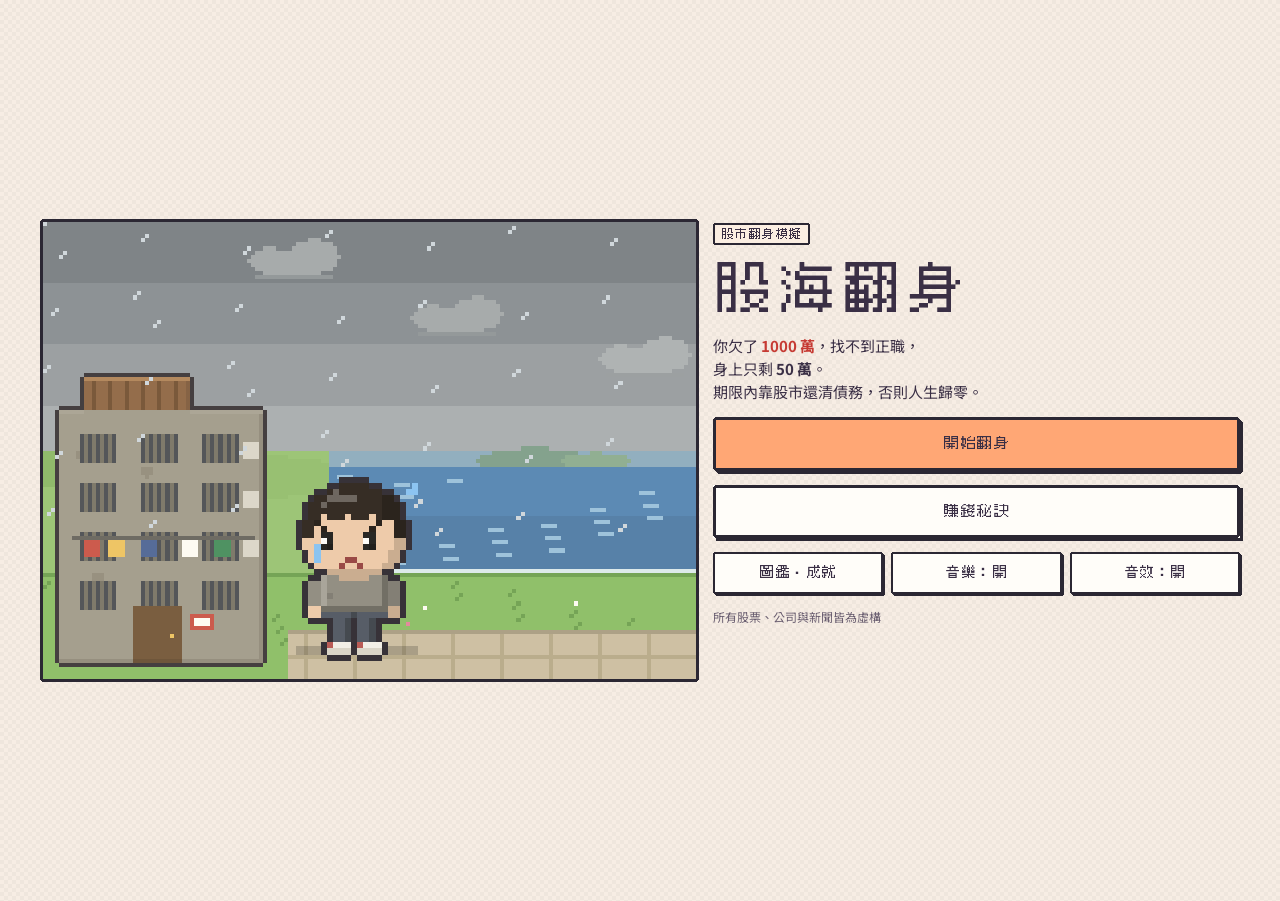
<file: game/index.html>
<!DOCTYPE html>
<html lang="zh-Hant">
<head>
<meta charset="utf-8">
<meta name="viewport" content="width=device-width, initial-scale=1">
<title>股海翻身｜欠債千萬的股市人生</title>
<meta name="description" content="你欠了 1000 萬，身上只剩 50 萬。在這款虛構的股市模擬遊戲裡，期限內還清債務。">
<link rel="preconnect" href="https://fonts.googleapis.com">
<link rel="preconnect" href="https://fonts.gstatic.com" crossorigin>
<link href="https://fonts.googleapis.com/css2?family=DotGothic16&family=Noto+Sans+TC:wght@400;500;700&display=swap" rel="stylesheet">
<style>
/* Hallmark · checked: 2026-11-22 · genre: playful (inferred)
 * floor: 0 FAIL · fixed: 7, 10, 27, 30, 33, 34, 39, 48, 56, 63, 67, F3, F4, F23 · structural: 1 printed (mobile trade path)
 * built: the project · redesign: polish · v2.0.0 */
/* Hallmark · dismissed 3 · the tab strip's right border is a divider between tabs, not a coloured side stripe on a card */
/* Hallmark · dismissed F4 · the start button turns outlined by CSS whenever the continue button is showing, so one filled action remains */
@font-face{font-family:"Cubic11";src:url("fonts/Cubic_11.woff2") format("woff2"),url("fonts/Cubic_11.woff") format("woff");font-display:swap}
:root{--bg:#f7ede4;--card:#fffdf9;--ink:#3a2f45;--ink-raised:#4d4159;--mute:#6a5e70;--line:#3a2f45;--up:#c63a33;--down:#1f7a58;--soft:#fbeee2;--y:#ffa775;--paper:#fffdf9;--focus:#1f5fbf;--disabled-bg:#e6dcc4;--disabled-ink:#5f5466;--font-body:"Noto Sans TC",system-ui,sans-serif;--font-pixel:"Cubic11","DotGothic16","Noto Sans TC",monospace;--avprev-h:216px;--sticky-flush:1px;--sticky-game:4px;--c-fff6ee:#fff6ee;--c-a9cde6:#a9cde6;--c-43b088:#43b088;--c-ffeedd:#ffeedd;--c-fff7d6:#fff7d6;--c-d9cdb3:#d9cdb3;--c-a32d2d:#a32d2d;--c-226b41:#226b41;--c-2b4f9a:#2b4f9a;--c-6a5d45:#6a5d45;--c-9a5a12:#9a5a12;--c-a-30-26-36-6:rgba(30,26,36,.6);--c-a-20-16-26-6:rgba(20,16,26,.6);--c-e0b860:#e0b860;--c-f6efe2:#f6efe2;--c-00000033:#00000033;--c-eee8da:#eee8da;--c-e0a92e:#e0a92e;--c-f2c14e:#f2c14e;--c-00000008:#00000008;--c-2b2733:#2b2733;--c-00000040:#00000040;--c-00000055:#00000055;--c-d2423b:#d2423b;--c-7d7568:#7d7568;--c-fdebe8:#fdebe8;--c-e6f4ec:#e6f4ec;--c-3a5ba0:#3a5ba0;--c-e6dcc4:#e6dcc4;--c-c9bfa8:#c9bfa8;--c-c0562a:#c0562a;--c-e07b39:#e07b39}
*{box-sizing:border-box;margin:0;padding:0}
html,body{overflow-x:clip;background:var(--bg);color:var(--ink);font-family:var(--font-body);font-size:15px;line-height:1.55}
button{touch-action:manipulation;-webkit-tap-highlight-color:transparent;font:inherit;color:inherit}
.px{font-family:var(--font-pixel);letter-spacing:.5px}
#app{max-width:520px;margin:0 auto;padding:16px 14px 70px}
body.tut #app{padding-bottom:260px}
.scr{display:none}.scr.on{display:block;animation:fade .3s ease}

.plfx{position:fixed;left:50%;top:36%;font-weight:900;pointer-events:none;z-index:300;white-space:nowrap;font-family:var(--font-pixel);text-shadow:3px 3px 0 var(--paper),-3px -3px 0 var(--paper),3px -3px 0 var(--paper),-3px 3px 0 var(--paper);animation:plup 1.4s ease-out forwards}
.plfx.dn{animation-name:pldn}
@keyframes plup{0%{opacity:0;transform:translate(-50%,10px) scale(.5)}14%{opacity:1;transform:translate(-50%,0) scale(1.2)}28%{transform:translate(-50%,0) scale(1)}100%{opacity:0;transform:translate(-50%,-60px) scale(1)}}
@keyframes pldn{0%{opacity:0;transform:translate(-50%,-10px)}14%{opacity:1;transform:translate(-50%,0)}100%{opacity:0;transform:translate(-50%,50px)}}
.mres{margin-top:12px;padding:12px;border:2px dashed var(--line);border-radius:8px;background:var(--soft);text-align:center;animation:pop .25s}
.mres .d{font-size:30px;font-weight:900;font-family:var(--font-pixel)}
.mres p{margin:4px 0 0;font-size:13px}
.mres .tiny{margin-top:6px}
#g-proj{position:absolute;right:5px;top:0;font-size:12px;line-height:14px;font-weight:700;white-space:nowrap;text-shadow:1px 1px 0 var(--paper),-1px -1px 0 var(--paper),1px -1px 0 var(--paper),-1px 1px 0 var(--paper)}
#g-mark{position:absolute;top:0;bottom:0;width:0;border-left:2px dashed var(--ink);display:none}
@keyframes fade{from{opacity:0;transform:translateY(6px)}to{opacity:1;transform:none}}
@keyframes pop{0%{transform:scale(.9);opacity:0}100%{transform:none;opacity:1}}
@keyframes blink{50%{opacity:.35}}
h1,h2{text-wrap:balance;overflow-wrap:break-word;min-width:0}
h1{font-family:var(--font-pixel);font-size:44px;letter-spacing:4px;line-height:1.1}
h2{font-family:var(--font-pixel);font-size:22px;margin-bottom:6px;letter-spacing:1px}
h3{font-size:15px;font-weight:700;margin-bottom:8px}
.mute{color:var(--mute)}.small{font-size:13px}.tiny{font-size:12px}
.card{background:var(--card);border:3px solid var(--line);border-radius:8px;box-shadow:4px 4px 0 var(--line);padding:14px;margin-bottom:14px}
.btn{display:inline-flex;align-items:center;justify-content:center;gap:6px;border:3px solid var(--line);background:var(--y);border-radius:8px;padding:10px 16px;font-weight:700;cursor:pointer;box-shadow:3px 3px 0 var(--line);transition:transform .05s}
.btn:active{transform:translate(2px,2px);box-shadow:1px 1px 0 var(--line)}
.btn.ghost{background:var(--card)}.btn.dark{background:var(--ink);color:var(--paper)}
.btn.up{background:var(--up);color:var(--paper)}.btn.down{background:var(--down);color:var(--paper)}
.btn.full{width:100%}.btn:disabled{background:var(--disabled-bg);color:var(--disabled-ink);cursor:not-allowed;filter:none}
.btn.sm{padding:6px 8px;font-size:13px;box-shadow:2px 2px 0 var(--line);border-width:2px}
.row{display:flex;gap:8px;align-items:center}.row.wrap{flex-wrap:wrap}.grow{flex:1}.between{justify-content:space-between}
.grid2{display:grid;grid-template-columns:1fr 1fr;gap:8px}.grid3{display:grid;grid-template-columns:repeat(3,1fr);gap:8px}.grid4{display:grid;grid-template-columns:repeat(4,1fr);gap:8px}
.opt{border:2px solid var(--line);background:var(--card);border-radius:8px;padding:8px;cursor:pointer;text-align:center}
.opt.on{background:var(--y);box-shadow:2px 2px 0 var(--line)}.opt.on span{color:var(--ink)}
.opt b{display:block}.opt span{font-size:12px;color:var(--mute)}
input[type=text]{width:100%;border:3px solid var(--line);border-radius:8px;padding:9px 12px;font:inherit;background:var(--paper)}
input:focus{background:var(--c-fff6ee)}
.stat{font-variant-numeric:tabular-nums}
.up-c{color:var(--up)}.down-c{color:var(--down)}
.scene{border:3px solid var(--line);border-radius:6px;overflow:hidden;background:var(--c-a9cde6);line-height:0}
.scene svg{width:100%;height:auto;display:block;image-rendering:pixelated}
.badge{display:inline-block;font-size:12px;border:2px solid var(--line);border-radius:6px;padding:0 6px;background:var(--y);font-weight:700}
.bar{height:14px;border:2px solid var(--line);border-radius:4px;background:var(--paper);overflow:hidden;margin-top:6px}
.bar i{display:block;height:100%;background:repeating-linear-gradient(90deg,var(--down) 0 6px,var(--c-43b088) 6px 8px)}
.statg{display:grid;grid-template-columns:1fr 1fr;gap:6px 12px;margin-top:10px}
.statg div{display:flex;flex-direction:column}
.statg span{font-size:12px;color:var(--mute)}
.statg b{font-size:16px;font-variant-numeric:tabular-nums}
.speed{display:grid;grid-template-columns:repeat(5,1fr);gap:6px}
.speed button{border:2px solid var(--line);background:var(--paper);border-radius:6px;padding:7px 0;font-size:13px;font-weight:700;cursor:pointer}
.speed button.on{background:var(--ink);color:var(--paper)}
.tabs{display:grid;grid-template-columns:repeat(3,1fr);gap:0;border:3px solid var(--line);border-radius:8px;overflow:hidden;margin-bottom:12px;box-shadow:3px 3px 0 var(--line)}
.tabs button{border:0;border-right:3px solid var(--line);background:var(--card);padding:9px 0;font-weight:700;cursor:pointer}
.tabs button:last-child{border-right:0}
.tabs button.on{background:var(--y)}
.sub{display:flex;gap:6px;margin-bottom:8px;flex-wrap:wrap}
.sub button{border:2px solid var(--line);background:var(--paper);border-radius:6px;padding:4px 10px;font-size:13px;font-weight:700;cursor:pointer}
.sub button.on{background:var(--ink);color:var(--paper)}
.panel{display:none}.panel.on{display:block}
.stock{display:flex;align-items:center;justify-content:space-between;padding:8px;border:2px solid transparent;border-radius:6px;cursor:pointer}
.stock.sel{border-color:var(--line);background:var(--soft)}
.stock.hide{display:none}
.stock .n{font-weight:700}.stock .t{font-size:12px;color:var(--mute)}
.stock .p{text-align:right;font-variant-numeric:tabular-nums;font-weight:700}
.lim{font-size:12px;border-radius:3px;padding:0 4px;margin-left:4px;color:var(--paper)}
.seg{display:inline-flex;border:2px solid var(--line);border-radius:6px;overflow:hidden}
.seg button{border:0;background:var(--paper);padding:3px 10px;font-size:13px;font-weight:700;cursor:pointer}
.seg button.on{background:var(--ink);color:var(--paper)}
.toggle{display:flex;align-items:center;justify-content:space-between;border:2px dashed var(--line);border-radius:8px;padding:8px 10px;margin:10px 0;cursor:pointer;font-size:14px}
.toggle .sw{width:44px;height:24px;border:2px solid var(--line);border-radius:12px;background:var(--paper);position:relative;flex:none}
.toggle .sw i{position:absolute;top:2px;left:2px;width:16px;height:16px;border-radius:50%;background:var(--ink);transition:transform .15s}
.toggle.on{background:var(--c-ffeedd)}.toggle.on .sw{background:var(--up)}.toggle.on .sw i{transform:translateX(20px);background:var(--paper)}
.hinfo{background:var(--soft);border-radius:6px;padding:8px 10px;font-size:13px;margin-top:10px}
.items{display:grid;grid-template-columns:1fr 1fr;gap:10px}
.item{border:2px solid var(--line);border-radius:8px;padding:8px;background:var(--paper);display:flex;flex-direction:column;gap:4px}
.item .ic{height:54px;background:var(--soft);border-radius:4px;display:flex;align-items:center;justify-content:center;padding:4px}
.item .ic svg{height:100%;width:auto;max-width:100%}
.item .nm{font-weight:700;font-size:14px}
.item.own{background:var(--c-fff7d6)}
.feed{max-height:280px;overflow:auto}
.fi{display:flex;gap:10px;padding:8px 0;border-bottom:2px dashed var(--c-d9cdb3);font-size:14px;animation:fade .3s ease}
.fi:last-child{border-bottom:0}
.fi .th{flex:none;width:52px;height:40px;border:2px solid var(--line);border-radius:4px;background:var(--paper);padding:2px}
.fi .d{color:var(--mute);font-size:12px}
.chip{font-size:12px;border-radius:3px;padding:0 5px;margin-right:4px;border:1px solid currentColor;font-weight:700}
.chip.bad{color:var(--c-a32d2d)}.chip.good{color:var(--c-226b41)}.chip.me{color:var(--c-2b4f9a)}.chip.trade{color:var(--c-6a5d45)}.chip.news{color:var(--c-9a5a12)}
.modal{position:fixed;inset:0;background:var(--c-a-30-26-36-6);display:none;align-items:center;justify-content:center;padding:18px;z-index:40}
.modal.on{display:flex}
.mbox{background:var(--card);border:3px solid var(--line);box-shadow:6px 6px 0 var(--line);border-radius:10px;padding:16px;max-width:420px;width:100%;animation:pop .2s ease;max-height:92vh;overflow:auto}
.mbox .art{height:110px;border:3px solid var(--line);border-radius:6px;background:var(--paper);margin-bottom:12px;display:flex;align-items:center;justify-content:center;padding:8px}
.mbox .art svg{height:100%;width:auto}
.mbox .opts{display:flex;flex-direction:column;gap:8px;margin-top:14px}
.flash{display:inline-block;background:var(--up);color:var(--paper);font-size:12px;border-radius:3px;padding:1px 8px;margin-bottom:6px;letter-spacing:0;animation:blink 1s infinite}
.toast{position:fixed;left:50%;top:16px;transform:translateX(-50%);background:var(--ink);color:var(--paper);padding:10px 16px;border-radius:8px;font-size:14px;opacity:0;pointer-events:none;transition:opacity .2s;z-index:60;max-width:90%;text-align:center;font-weight:700}
.toast.on{opacity:1}
.hl{position:relative;z-index:30;box-shadow:0 0 0 4px var(--y),0 0 0 9999px var(--c-a-20-16-26-6)!important}
.coach{position:fixed;left:0;right:0;bottom:0;z-index:50;display:none;padding:12px}
.coach.on{display:block}
.coach .cbox{max-width:520px;margin:0 auto;background:var(--card);border:3px solid var(--line);box-shadow:5px 5px 0 var(--line);border-radius:10px;padding:12px 14px;animation:pop .2s ease}
.coach .hint{font-size:12px;color:var(--c-9a5a12);background:var(--c-ffeedd);border:1px solid var(--c-e0b860);border-radius:4px;padding:3px 8px;display:inline-block}
.chars{display:grid;grid-template-columns:repeat(4,1fr);gap:8px}
.chars .opt{padding:6px 2px}
.chars svg{width:100%;height:auto;image-rendering:pixelated}
.swr{display:flex;gap:8px;flex-wrap:wrap}
.swr button{width:30px;height:30px;border-radius:6px;border:2px solid var(--line);cursor:pointer}
.swr button.on{box-shadow:0 0 0 3px var(--y),0 0 0 5px var(--line)}
.avprev{display:flex;justify-content:center;background:var(--c-a9cde6);border:3px solid var(--line);border-radius:8px;padding:8px 0;position:sticky;top:0;z-index:5;margin-bottom:6px}
.avprev svg{width:150px;height:auto}
.styles{display:grid;grid-template-columns:repeat(4,1fr);gap:6px}
.styles .opt{padding:4px 2px}.styles svg{width:34px;height:auto;display:block;margin:0 auto}
.ed-l{font-size:13px;margin:12px 0 6px;font-weight:700}
.edtabs{display:grid;grid-template-columns:repeat(4,1fr);gap:6px;position:sticky;top:var(--avprev-h);z-index:2;background:var(--bg,var(--c-f6efe2));padding:4px 0}.edtabs .opt{padding:8px 2px;font-size:13px}
.styles span{font-size:12px;display:block;line-height:1.2;margin-top:2px}
.custom{display:flex;gap:6px;align-items:center;margin-top:10px;border-top:2px dashed var(--c-d9cdb3);padding-top:10px}
.custom .seg{flex:none}.custom .seg button{white-space:nowrap;padding:5px 8px}
.custom .btn{flex:none}
.custom input{width:100%;font-size:16px;min-width:0;border:2px solid var(--line);border-radius:6px;padding:6px 8px;font:inherit;background:var(--paper)}
.mini{position:sticky;top:var(--sticky-game);z-index:25;display:flex;align-items:center;gap:10px;background:var(--ink);color:var(--paper);border-radius:8px;padding:6px 10px;margin-bottom:12px;font-size:13px;box-shadow:3px 3px 0 var(--c-00000033)}
.mini b{font-variant-numeric:tabular-nums}.mini .gr{flex:1;display:flex;gap:10px;flex-wrap:wrap}
.mini button{border:2px solid var(--paper);background:var(--y);color:var(--ink);border-radius:6px;width:40px;height:30px;font-weight:700;cursor:pointer}
.lockd{opacity:.45}
.trend{font-size:12px;margin-top:2px}
.foot{font-size:12px;color:var(--mute);text-align:center;margin-top:20px}
.hold-row{display:flex;justify-content:space-between;font-size:13px;padding:5px 0;border-bottom:1px dashed var(--c-d9cdb3);cursor:pointer}
.hold-row:last-child{border-bottom:0}
.bigdebt{font-family:var(--font-pixel);font-size:30px;color:var(--up);font-variant-numeric:tabular-nums}
.kv{display:flex;justify-content:space-between;font-size:14px;padding:3px 0;border-bottom:1px dashed var(--c-d9cdb3)}
.kv:last-child{border-bottom:0}
.kv span:first-child{color:var(--mute)}
.sidebar{display:grid;grid-template-columns:1fr 1fr;border:2px solid var(--line);border-radius:8px;overflow:hidden;margin-top:10px}
.sidebar button{border:0;background:var(--paper);padding:7px 0;font-weight:700;cursor:pointer;font-size:14px}
.sidebar button:first-child{border-right:2px solid var(--line)}
.sidebar button.on[data-side=long]{background:var(--up);color:var(--paper)}.sidebar button.on[data-side=short]{background:var(--down);color:var(--paper)}
details.orders{margin-top:10px;border:2px dashed var(--line);border-radius:8px;padding:8px 10px}
details.orders summary{font-weight:700;font-size:14px;cursor:pointer}
.review{padding-left:18px;font-size:14px}.review li{margin:6px 0}
.galg{display:grid;grid-template-columns:repeat(3,1fr);gap:6px;margin-top:10px}
.gal{border:2px solid var(--line);border-radius:6px;padding:6px 4px;text-align:center;background:var(--c-eee8da);color:var(--mute)}
.gal.got{background:var(--y);color:var(--ink)}.gal b{display:block;font-size:13px}.gal span{font-size:12px;line-height:1.3;display:block}
.achr{display:flex;gap:8px;align-items:center;padding:5px 0;border-bottom:1px dashed var(--c-d9cdb3);text-align:left}
.quest{margin-top:10px;background:var(--c-ffeedd);padding:8px 10px;font-size:13px;border:2px solid transparent;border-image:var(--fr2) 2 / 2px stretch;background-clip:padding-box}.quest .bar i{background:repeating-linear-gradient(90deg,var(--c-e0a92e) 0 6px,var(--c-f2c14e) 6px 8px)}
.achr:not(.got){color:var(--mute)}.achr:not(.got) .ai{opacity:.6;filter:grayscale(1)}.achr .ai{width:26px;height:26px;flex:none}

/* ===== 像素風統一外觀 ===== */
:root{--fr3:url([data-uri]);--fr2:url([data-uri])}
html,body{background-color:var(--bg);background-image:linear-gradient(45deg,var(--c-00000008) 25%,transparent 25%,transparent 75%,var(--c-00000008) 75%),linear-gradient(45deg,var(--c-00000008) 25%,transparent 25%,transparent 75%,var(--c-00000008) 75%);background-size:8px 8px;background-position:0 0,4px 4px}
*{border-radius:0!important}
.card,.mbox,.coach .cbox,.btn,.tabs,.scene,.avprev,.mbox .art,input[type=text]{border:3px solid transparent;border-image:var(--fr3) 3 / 3px stretch;background-clip:padding-box;box-shadow:none!important}
.opt,.item,.speed button,.sub button,.seg,.sidebar,.swr button,.bar,.fi .th,.gal,.custom input,.badge,details.orders,.toggle,.mini button,.btn.sm,.edtabs .opt{border:2px solid transparent;border-image:var(--fr2) 2 / 2px stretch;background-clip:padding-box;box-shadow:none!important}
.card{filter:drop-shadow(4px 4px 0 var(--c-2b2733))}
.mbox,.coach .cbox{filter:drop-shadow(6px 6px 0 var(--c-2b2733))}
.btn{filter:drop-shadow(3px 3px 0 var(--c-2b2733));transition:transform .05s,filter .05s}
.btn.sm{filter:drop-shadow(2px 2px 0 var(--c-2b2733))}
.btn:active{transform:translate(2px,2px);filter:drop-shadow(1px 1px 0 var(--c-2b2733))}
.tabs{filter:drop-shadow(3px 3px 0 var(--c-2b2733))}
.opt.on,.speed button.on,.sub button.on,.edtabs .opt.on{filter:drop-shadow(2px 2px 0 var(--c-2b2733))}
.opt:active,.speed button:active,.sub button:active{transform:translate(1px,1px)}
.tabs button{border-right:3px solid var(--c-2b2733)}
.swr button.on{outline:3px solid var(--y);outline-offset:1px;filter:drop-shadow(2px 2px 0 var(--c-2b2733))}
.toggle{border-style:solid}
.toggle .sw{border:2px solid var(--line)}.toggle .sw i{border-radius:0!important}
details.orders{border-style:solid}
.mini{border:3px solid transparent;border-image:url([data-uri]) 3 / 3px stretch;background-clip:padding-box;filter:drop-shadow(3px 3px 0 var(--c-00000040))}
.fi,.hold-row,.kv,.achr{border-bottom-style:dotted!important;border-bottom-width:2px!important}
.toast{border:3px solid transparent;border-image:url([data-uri]) 3 / 3px stretch;background-clip:padding-box;filter:drop-shadow(3px 3px 0 var(--c-00000055))}
.stat,.statg b,.bigdebt,.mini b,.stock .p,.kv span:last-child,.lim,.badge,.flash,.speed button,.tabs button,.edtabs .opt,.btn,.ed-l,h3{font-family:var(--font-pixel);letter-spacing:.5px}
.btn,.tabs button{font-weight:400}
.flash{letter-spacing:0}
.ed-l::before,h3::before{content:"";display:inline-block;width:6px;height:6px;background:var(--up);margin-right:6px;vertical-align:middle;box-shadow:2px 2px 0 var(--c-2b2733)}
.chip{border-width:2px}
img,svg{image-rendering:pixelated}

/* 教學高亮：蓋過像素風樣式，並讓祖先容器浮到遮罩上 */
html body .hl{position:relative;z-index:31;box-shadow:0 0 0 4px var(--c-f2c14e),0 0 0 200vmax var(--c-a-20-16-26-6)!important;outline:3px solid var(--c-f2c14e);outline-offset:2px;animation:hlp 1s ease-in-out infinite}
@keyframes hlp{50%{outline-color:var(--paper)}}
html body .hl{outline-width:4px!important}
html body .hlb::after{content:'按這裡';position:absolute;left:50%;top:-30px;transform:translateX(-50%);background:var(--c-d2423b);color:var(--paper);font-size:13px;line-height:1;padding:5px 8px;border-radius:4px;white-space:nowrap;z-index:40;pointer-events:none;animation:hlbob .5s ease-in-out infinite alternate;font-weight:700}
@keyframes hlbob{to{transform:translate(-50%,-6px)}}
html body .hlp{position:relative;z-index:30;overflow:visible!important}
/* 濾鏡會把遮罩陰影整塊畫進暫存圖，iPhone 會因記憶體不足而崩潰 */
html body .hl,html body .hlp{filter:none!important;transition:none!important}
html body .coach .cbox{max-height:72vh;overflow-y:auto}
.wtag{display:inline-block;padding:2px 7px;border-radius:4px;color:var(--paper);font-weight:700;font-size:13px;margin-left:2px}.wtag.bull{background:var(--up)}.wtag.bear{background:var(--down)}.wtag.normal{background:var(--mute)}
.newsbar{margin-top:8px;display:grid;gap:5px}.newsbar .nb{font-size:13px;line-height:1.4;padding:6px 8px;border:2px solid var(--line);border-radius:6px;background:var(--card);cursor:pointer}.newsbar .nb.good{background:var(--c-fdebe8)}.newsbar .nb.bad{background:var(--c-e6f4ec)}.newsbar .go{color:var(--c-3a5ba0);white-space:nowrap}.newsbar .chip{margin-right:4px}
.newsbar .chip.good{background:var(--up);color:var(--paper);border-color:var(--up)}.newsbar .chip.bad{background:var(--down);color:var(--paper);border-color:var(--down)}
#scr-game .card,#scr-game .tabs{contain:layout style}
.mini{flex-wrap:wrap}.mini .mrow{flex-basis:100%;display:flex;gap:4px;margin-top:2px}.mini .mrow button{width:auto;flex:1;height:26px;font-size:12px;padding:0 4px}.mini .mrow button.on{background:var(--paper)}.mini .mrow .nx{flex:2;background:var(--c-f2c14e)}
.newsbar .nb.fresh{animation:nbglow 1.2s ease-in-out 3}@keyframes nbglow{50%{outline:3px solid var(--c-f2c14e);outline-offset:1px}}
.fmap{display:grid;grid-template-columns:repeat(12,1fr);gap:2px;margin-top:6px}.fmap i{display:block;aspect-ratio:1;border-radius:2px;background:var(--c-e6dcc4)}.fmap i.fut{background:transparent;outline:1px dashed var(--c-c9bfa8);outline-offset:-1px}
#g-holds .hold-row>div:first-child{flex:1;min-width:0}#g-holds .hold-row>div:last-child{flex-shrink:0;margin-left:10px}

/* ===== 電腦版排版：整個畫面放進一個螢幕，不用整頁捲動 ===== */
body.desk{overflow:clip}
body.desk #app{max-width:1480px;height:100vh;box-sizing:border-box;padding:12px 22px;overflow:hidden}
body.desk .scr.on{height:100%}
body.desk #scr-game.on{display:flex;flex-direction:column}
body.desk .mini{position:static;flex:none;margin-bottom:12px}
body.desk .dk{flex:1;min-height:0;display:grid;grid-template-columns:minmax(320px,26%) minmax(0,1fr) minmax(360px,30%);gap:16px}
body.desk .dk>div{min-height:0;overflow-y:auto;overflow-x:clip;padding:0 8px 4px 0;scrollbar-width:thin}
body.desk #scr-game>.grid3{flex:none;margin-top:10px}
body.desk #scr-game>.grid3 .btn{padding-top:6px;padding-bottom:6px}
body.desk .items{grid-template-columns:repeat(auto-fill,minmax(165px,1fr))}
body.desk .coach>*{max-width:560px;margin-left:auto;margin-right:auto}
body.desk.tut .dk>div{padding-bottom:230px}
/* 教學高亮不能關掉欄位捲動，否則欄位下方的按鈕捲不到；其他區域改由遮罩變暗 */
html body.desk .dk>div.hlp{overflow-y:auto!important;overflow-x:clip!important;overflow-clip-margin:8px}
html body.desk .dk.hlp{z-index:auto}
body.desk #scr-game:has(.dk .hl)::before{content:'';position:fixed;inset:0;z-index:29;background:var(--c-a-20-16-26-6);pointer-events:none}
/* 標題畫面：左邊大圖、右邊文字和按鈕 */
body.desk #scr-title.on>div{min-height:0!important;height:100%;display:grid!important;text-align:left!important;grid-template-columns:minmax(0,1.25fr) minmax(320px,1fr);column-gap:48px;row-gap:12px;align-content:center;max-width:1200px;margin:0 auto}
body.desk #scr-title>div>*{grid-column:2}
body.desk #scr-title #title-scene{grid-column:1;grid-row:1 / span 9;align-self:center;width:100%}
body.desk #scr-title #title-scene img{width:100%;height:auto;display:block}
body.desk #scr-title h1{font-size:56px;margin:0}
/* 創角畫面：左邊預覽和外觀、右邊名字和難度 */
body.desk #scr-create.on{display:flex;flex-direction:column;max-width:1300px;margin:0 auto}
body.desk #scr-create .ed-l:first-child{margin-top:0}
body.desk .ck{flex:1;min-height:0;display:grid;grid-template-columns:minmax(0,.9fr) minmax(0,1.2fr) minmax(0,1fr);gap:28px;margin-top:10px}
body.desk .ck>div{min-height:0;overflow-y:auto;padding-right:8px;scrollbar-width:thin}
body.desk .ck .avprev{margin-top:0!important}
/* 結局頁內容較長，電腦版保留捲動 */
body.desk #scr-end.on{overflow-y:auto;max-width:620px;margin:0 auto;padding-right:6px}

/* ===== 手機按鈕、鍵盤與減少動態 ===== */
#btn-continue:not([style*="none"])+.btn{background:var(--card)}
#m-play svg{width:16px;height:16px;display:block;margin:auto}
.sr-only{position:absolute;width:1px;height:1px;overflow:hidden;clip-path:inset(50%);white-space:nowrap}
:where(button,input,summary,[tabindex]):focus-visible{outline:3px solid var(--focus);outline-offset:2px}
.mini :focus-visible{outline-color:var(--y)}
body.desk .edtabs{top:var(--sticky-flush)}
body:not(.desk) :is(.btn,.opt,.speed button,.sub button,.seg button,.sidebar button,.tabs button,details.orders summary,input[type=text],input[type=number]){min-height:44px}
body:not(.desk) :is(.btn,.sub button,.seg button,.mini button){min-width:44px}
body:not(.desk) details.orders summary{display:flex;align-items:center}
body:not(.desk) .mini button,body:not(.desk) .mini .mrow button{height:44px}
body:not(.desk) .swr button{width:44px;height:44px}
@media (pointer:coarse){
body :is(.btn,.opt,.speed button,.sub button,.seg button,.sidebar button,.tabs button,details.orders summary,input[type=text],input[type=number]){min-height:44px}
body :is(.btn,.sub button,.seg button,.mini button){min-width:44px}
body details.orders summary{display:flex;align-items:center}
body .mini button,body .mini .mrow button{height:44px}
body .swr button{width:44px;height:44px}
}
#mbox:focus{outline:0}
/* ===== unslop 修飾（unslop by Damir Sokolovsky, CC BY 4.0）===== */
/* 字：Cubic 11 只有單一字重，禁止瀏覽器硬加粗；文字收斂成 12／14／16 */
html{font-synthesis:none}
h3{font-size:16px}
.small,.hinfo,.quest,.newsbar .nb,.hold-row,.mres p,.ed-l,.btn.sm,.sub button,.seg button,.gal b{font-size:14px}
.bigdebt,.mres .d{font-size:33px}
body.desk #scr-title h1{font-size:55px}
/* 色：橘色只留給主要行動與選中狀態 */
.badge{background:var(--soft)}
.gal.got{background:var(--c-fff7d6)}
.mini .mrow button{background:var(--ink-raised);color:var(--paper)}
.mini .mrow button.on{background:var(--paper);color:var(--ink)}
.mini .mrow .nx{background:var(--ink-raised);color:var(--c-f2c14e)}
/* 交易：最小的買單與完整出場保留實心，其餘退為次要 */
#buy-btns .btn:not(:disabled):not(:first-child){background:var(--card);color:var(--up)}
#sell-btns .btn:not(:disabled):first-child{background:var(--card);color:var(--down)}
#p-quit:not(:disabled){color:var(--mute)}
.small:has(>#g-date){flex-wrap:wrap;row-gap:4px;font-size:13px}
/* 場景實際輸出 img，要填滿外框 */
.scene img{width:100%;height:auto;display:block;image-rendering:pixelated}
/* 間距：回到 4px 節奏 */
#app{padding-left:16px;padding-right:16px}
.card{padding:16px;margin-bottom:16px}
.mini{padding:8px 12px;gap:8px}.mini .gr{gap:8px 12px}
.statg{gap:8px 12px;margin-top:12px}
.sub,.styles,.edtabs,.galg,.custom,.speed{gap:8px}
.hinfo,.quest,.toggle{padding:8px 12px}
.hinfo,.quest{margin-top:12px}.toggle{margin:12px 0}
.items{gap:8px}.fi{gap:8px}
.newsbar{gap:4px}.newsbar .nb{padding:8px}
.kv,.hold-row,.achr{padding-top:4px;padding-bottom:4px}
.review li{margin:8px 0}
.btn{padding:12px 16px}.btn.sm{padding:8px}
.modal{padding:16px}.coach .cbox{padding:12px 16px}
details.orders{margin-top:12px;padding:8px 12px}
/* 閃爍提示閃三次就停 */
.flash{animation:blink 1s 3}
/* 電腦版：加寬 K 線與交易欄，音樂、音效、放棄收成右下角小按鈕 */
body.desk #app{padding:12px 24px}
body.desk .dk{grid-template-columns:minmax(320px,26%) minmax(0,1fr) minmax(420px,36%)}
body.desk #scr-game>.grid3{display:flex;justify-content:flex-end;gap:8px;margin-top:8px}
body.desk #scr-game>.grid3 .btn{width:auto;padding:4px 12px}
@media (prefers-reduced-motion:reduce){
*,*::before,*::after{animation-duration:.01ms!important;animation-iteration-count:1!important;transition-duration:.01ms!important;scroll-behavior:auto!important}
.plfx,.plfx.dn{animation:none!important;transform:translate(-50%,0)}
}
</style>
</head>
<body>
<noscript><p class="foot">這個遊戲需要開啟 JavaScript 才能玩。</p></noscript>
<main id="app">

<section id="scr-title" class="scr on">
  <div style="min-height:86vh;display:flex;flex-direction:column;justify-content:center;gap:14px;text-align:center">
    <div class="scene" id="title-scene"></div>
    <div><span class="badge">股市翻身模擬</span></div>
    <h1>股海翻身</h1>
    <p>你欠了 <b class="up-c" id="t-debt">1,000 萬</b>，找不到正職，<br>身上只剩 <b id="t-cash">50 萬</b>。<br>期限內靠股市還清債務，否則人生歸零。</p>
    <button class="btn dark" id="btn-continue" onclick="loadGame()||toast('沒有存檔')">繼續上次的遊戲</button>
    <button class="btn" onclick="startNormal()">開始翻身</button>
    <button class="btn ghost" onclick="showTips()">賺錢秘訣</button>
    <div class="grid3"><button class="btn ghost sm" onclick="showGallery()">圖鑑・成就</button><button class="btn ghost sm musbtn" onclick="toggleMus()">音樂：開</button><button class="btn ghost sm sndbtn" onclick="toggleSnd()">音效：開</button></div>
    <p class="tiny mute">所有股票、公司與新聞皆為虛構</p>
  </div>
</section>

<section id="scr-create" class="scr">
  <h1 class="sr-only">股海翻身</h1>
  <div class="row between"><h2 style="margin:0">打造你的主角</h2><button class="btn ghost sm" onclick="randAv()">隨機</button></div>
  <div class="avprev" id="av-prev" style="margin-top:10px"></div>
  <div id="av-ed"></div>
  <p class="ed-l">名字</p>
  <input type="text" id="c-name" maxlength="10" placeholder="阿明">
  <div id="diff-wrap">
  <p class="ed-l">還款期限</p>
  <div class="grid2" data-group="diff">
    <button class="opt on" data-v="2205"><b>簡單</b><span>期限 9 年・新手推薦</span></button>
    <button class="opt" data-v="1715"><b>普通</b><span>期限 7 年・壞消息比較多</span></button>
    <button class="opt" data-v="1470" data-shark="1" style="grid-column:1/-1"><b>困難</b><span>期限 6 年・本金是高利貸（年息 6%）・市場劇烈</span></button>
  </div>
  </div>
  <p class="ed-l">新手教學</p>
  <div class="grid2" data-group="tut">
    <button class="opt on" data-v="1"><b>邊玩邊教</b><span>第一次玩建議</span></button>
    <button class="opt" data-v="0"><b>跳過</b><span>直接開始</span></button>
  </div>
  <div class="row" style="margin-top:18px">
    <button class="btn ghost" onclick="go('title')">返回</button>
    <button class="btn grow" onclick="startGame()">開始遊戲</button>
  </div>
</section>

<section id="scr-game" class="scr">
  <h1 class="sr-only">股海翻身</h1><h2 class="sr-only">遊戲畫面</h2>
  <div class="mini" id="mini"><div class="gr"><span id="m-date"></span><span>現金 <b id="m-cash"></b></span><span>負債 <b id="m-debt"></b></span></div><button id="m-play" aria-label="播放"><svg viewBox="0 0 8 8" aria-hidden="true"><path d="M2 0h2v1h1v1h1v1h1v2H6v1H5v1H4v1H2z" fill="currentColor"/></svg></button><div class="mrow" id="speed"><button data-s="1">1x</button><button data-s="2">2x</button><button data-s="3">4x</button><button data-s="4">極速</button><button class="nx" id="ff-ev">下一個決定</button></div></div>
  <div class="card" id="p-top" style="padding:10px 12px">
    <div class="row between" style="margin-bottom:6px">
      <div><b id="g-name"></b> <span class="badge" id="g-fame"></span></div>
    </div>
    <div class="scene" id="g-scene"></div>
    <div style="height:8px"></div>
    <div class="small" style="display:flex;align-items:center;gap:8px;white-space:nowrap"><span>還債進度 <b id="g-pay"></b><span id="g-left" class="tiny mute"></span></span><span class="stat" id="g-date" style="margin-left:auto;display:flex;align-items:center;gap:6px"></span></div>
    <div class="bar" style="position:relative;height:18px"><i id="g-bar"></i><span id="g-proj"></span><span id="g-mark"></span></div>
    <div id="g-news" class="newsbar"></div>
  </div>

  <div class="tabs" id="p-tabs" style="grid-template-columns:repeat(4,1fr)"><button data-p="market" class="on">股市</button><button data-p="shop">商城</button><button data-p="biz">事業</button><button data-p="repay">還款</button></div>

  <div class="panel on" id="pn-market">
    <div class="card" id="p-holds"><div class="row between"><h3 style="margin:0">我的持股</h3><span class="small stat" id="g-hsum"></span></div><div id="g-holds" style="margin-top:6px"></div></div>
    <div class="card" id="p-market">
      <div class="sub" id="mk-sub"><button data-m="tw" class="on">台股</button><button data-m="us">美股</button><button data-m="cr">加密幣</button></div>
      <div id="g-stocks"></div>
    </div>
    <div class="card" id="p-trade">
      <div class="row between" style="margin-bottom:4px">
        <div><h3 style="margin:0" id="g-selname"></h3><div class="tiny mute" id="g-selinfo"></div></div>
        <div class="seg" id="kseg"><button data-k="d" class="on">日K</button><button data-k="w">週K</button></div>
      </div>
      <div class="sidebar" id="side"><button data-side="long" class="on">做多（看漲）</button><button data-side="short">放空（看跌）</button></div>
      <div class="toggle" id="mg-toggle"><div><b>融資 2.5 倍</b><div class="tiny mute">只限台股。借錢放大獲利，跌太多會被斷頭</div></div><div class="sw"><i></i></div></div>
      <div class="grid3" id="buy-btns">
        <button class="btn up sm" data-b=".25">買 25%</button>
        <button class="btn up sm" data-b=".5">買 50%</button>
        <button class="btn up sm" data-b="1">全買</button>
      </div>
      <div class="grid2" style="margin-top:8px" id="sell-btns">
        <button class="btn down sm" data-s=".5">賣一半</button>
        <button class="btn down sm" data-s="1">全部賣出</button>
      </div>
      <div class="custom" id="p-custom">
        <div class="seg" id="unit"><button data-u="q" class="on">數量</button><button data-u="m">金額</button></div>
        <input type="number" id="cq" min="0" inputmode="decimal" placeholder="股數">
        <button class="btn up sm" id="c-buy">買</button><button class="btn down sm" id="c-sell">賣</button>
      </div>
      <div class="tiny mute" id="c-quote" style="margin-top:6px"></div>
      <div class="hinfo" id="g-hinfo"></div>
      <svg id="g-chart" viewBox="0 0 360 160" width="100%" role="img" aria-label="股價走勢圖"></svg>
      <div class="trend" id="g-trend"></div><span id="p-chart-anchor"></span>
      <details class="orders" id="p-orders"><summary id="o-sum">自動單：限價買進・停利・停損</summary>
        <div class="sub" id="otype" style="margin-top:8px"><button data-t="buy" class="on">限價買進</button><button data-t="tp">停利賣出</button><button data-t="sl">停損賣出</button></div>
        <div class="custom" style="border:0;padding-top:0;margin-top:4px"><input type="number" id="o-price" placeholder="觸發價格" inputmode="decimal"><input type="number" id="o-qty" placeholder="數量" inputmode="decimal"><button class="btn sm" id="o-add">掛單</button></div>
        <div class="tiny mute" id="o-hint" style="margin:6px 0"></div>
        <div id="o-list"></div>
      </details>
    </div>
  </div>

  <div class="panel" id="pn-shop">
    <div class="card" id="p-shop">
      <div class="row between"><h3 style="margin:0">奢華商城</h3><span class="tiny mute">轉賣會打折，有些會增值</span></div>
      <div class="hinfo" id="fame-info" style="margin:8px 0 10px"></div>
      <div class="sub" id="shop-sub"><button data-c="wear" class="on">穿戴</button><button data-c="car">名車</button><button data-c="home">房產</button><button data-c="sea">遊艇飛機</button></div>
      <div class="items" id="g-items"></div>
    </div>
  </div>

  <div class="panel" id="pn-biz">
    <div class="card" id="p-biz">
      <div class="row between"><h3 style="margin:0">事業投資</h3><span class="tiny mute">每月月底發營收，轉賣會打折</span></div>
      <p class="tiny mute" style="margin:6px 0 10px">買下事業就有每月收入，但錢放在股市裡可能滾得更快。事業不算在「收藏家」成就裡。</p>
      <div class="items" id="g-biz"></div>
    </div>
  </div>

  <div class="panel" id="pn-repay">
    <div class="card" id="p-repay" style="text-align:center">
      <div class="small mute">剩餘負債</div>
      <div class="bigdebt" id="r-debt"></div>
      <div class="bar"><i id="r-bar"></i></div>
      <p class="small" style="margin:10px 0" id="r-info"></p>
      <div class="grid3">
        <button class="btn sm" data-r="100000">還 10 萬</button>
        <button class="btn sm" data-r="1000000">還 100 萬</button>
        <button class="btn sm dark" data-r="all">全部還</button>
      </div>
      <div class="custom" style="justify-content:center" id="rp-row">
        <div class="seg" id="rp-unit"><button data-u="1e4" class="on">萬</button><button data-u="1">元</button></div>
        <input type="number" id="rp-amt" inputmode="decimal" min="0" placeholder="輸入要還幾「萬」">
        <button class="btn sm" id="rp-go">還款</button>
      </div>
      <p class="small" id="rp-prev" style="margin:8px 0 0;min-height:1.4em"></p>
      <p class="tiny mute" style="margin-top:6px">「全部還」會保留 1 個月開銷。債務歸零立刻獲勝！</p>
    </div>
  </div>

  <div class="card" id="p-scene">
    <div class="statg" id="p-stats">
      <div><span>現金</span><b id="g-cash"></b></div>
      <div><span>負債（含月息）</span><b class="up-c" id="g-debt"></b></div>
      <div><span>持股淨值</span><b id="g-hold"></b></div>
      <div><span>每月收支</span><b id="g-bill"></b></div>
    </div>
    <div class="quest" id="g-quest"></div>
  </div>

  <div class="card" id="p-time" style="padding:10px">
    <div class="grid2"><button class="btn ghost sm" id="ff-mo">快轉到月底</button><button class="btn ghost sm" id="ff-q">快轉一季</button></div>
  </div>

  <div class="card" id="p-log"><h3>新聞與人生</h3><div class="feed" id="g-log"></div></div>
  <div class="grid3"><button class="btn ghost sm musbtn" onclick="toggleMus()">音樂：開</button><button class="btn ghost sm sndbtn" onclick="toggleSnd()">音效：開</button><button class="btn ghost sm" id="p-quit" onclick="confirmQuit()">放棄（結算）</button></div>
</section>

<section id="scr-end" class="scr">
  <div class="card" id="end-card"></div>
  <button class="btn full" style="margin-bottom:14px" onclick="makeShare()">產生結局分享圖</button>
  <h2 class="sr-only">結局回顧</h2>
  <div class="card"><h3>投資檢討</h3><ul class="review" id="end-review"></ul></div>
  <div class="card"><h3>關鍵時刻</h3><div class="feed" id="end-moments"></div></div>
  <div class="grid2">
    <button class="btn ghost" onclick="copyResult()">複製結果文字</button>
    <button class="btn ghost" onclick="copyLog()">複製遊玩紀錄</button>
  </div>
  <button class="btn full" style="margin-top:10px" onclick="retryGame()">同角色再挑戰</button>
  <div class="grid2" style="margin-top:10px">
    <button class="btn ghost" onclick="showGallery()">結局圖鑑</button>
    <button class="btn ghost" onclick="refreshTitle();go('title')">回到首頁</button>
  </div>
</section>

<p class="foot">本遊戲為虛構模擬，股票、公司、新聞與價格皆非真實，不構成任何投資建議。</p>
</main>

<div class="modal" id="modal"><div class="mbox" id="mbox" role="dialog" aria-modal="true" aria-labelledby="mbox-title" tabindex="-1"></div></div>
<div class="coach" id="coach"><div class="cbox" id="coach-box" role="status" aria-live="polite"></div></div>
<div class="toast" id="toast" role="status" aria-live="polite"></div>
<div class="sr-only" id="sr-live" role="status" aria-live="polite"></div>

<script>
/* ===== 工具 ===== */
const $=id=>document.getElementById(id);
const fmt=n=>Math.round(n).toLocaleString('zh-TW');
const wan=n=>{const a=Math.abs(n),s=n<0?'-':'';return a>=1e8?s+(a/1e8).toFixed(2)+' 億':a>=1e4?s+(a/1e4).toFixed(a>=1e5?0:1).replace(/\.0$/,'')+' 萬':s+fmt(a)};
const pct=x=>(x>=0?'+':'')+(x*100).toFixed(2)+'%';
const esc=s=>String(s).replace(/[&<>"]/g,c=>({'&':'&amp;','<':'&lt;','>':'&gt;','"':'&quot;'}[c]));
function mulberry32(a){return function(){a|=0;a=a+0x6D2B79F5|0;let t=Math.imul(a^a>>>15,1|a);t=t+Math.imul(t^t>>>7,61|t)^t;return((t^t>>>14)>>>0)/4294967296}}
let MR=Math.random;const PR=()=>Math.random();
function gauss(r=MR){let u=0,v=0;while(!u)u=r();while(!v)v=r();return Math.sqrt(-2*Math.log(u))*Math.cos(2*Math.PI*v)}
const scrollMode=()=>matchMedia('(prefers-reduced-motion: reduce)').matches?'auto':'smooth';
const srSay=t=>{$('sr-live').textContent=t};
const clamp=(x,a,b)=>Math.min(b,Math.max(a,x));
const ri=(n,r=PR)=>Math.floor(r()*n);
function pick(arr,rg=PR){const t=arr.reduce((s,e)=>s+(e.w||1),0);let r=rg()*t;for(const e of arr){r-=(e.w||1);if(r<=0)return e}return arr[arr.length-1]}
function tickSz(p){return p>=1000?5:p>=500?1:p>=100?.5:p>=50?.1:p>=10?.05:.01}
function rT(p,m){const t=tickSz(p);const f=m==='f'?Math.floor:m==='c'?Math.ceil:Math.round;return +(f(p/t)*t).toFixed(2)}
function go(id){document.querySelectorAll('.scr').forEach(s=>s.classList.remove('on'));$('scr-'+id).classList.add('on');window.scrollTo(0,0)}
function calm(t){return typeof t==='string'?t.replace(/！(?=[」』）])/g,'').replace(/！？/g,'？').replace(/！/g,'。').replace(/。。+/g,'。').replace(/。(?=[」』）])/g,''):t}
function toast(m){m=calm(m);const t=$('toast');t.textContent=m;t.classList.add('on');clearTimeout(toast.t);toast.t=setTimeout(()=>t.classList.remove('on'),2000)}
document.querySelectorAll('[data-group]').forEach(g=>g.querySelectorAll('.opt').forEach(b=>b.addEventListener('click',()=>{g.querySelectorAll('.opt').forEach(x=>x.classList.remove('on'));b.classList.add('on')})));
const val=g=>document.querySelector(`[data-group=${g}] .opt.on`)?.dataset.v;

/* ===== 像素繪圖 ===== */
const PAL={k:'#2b2733',w:'#ffffff',r:'#d2423b',g:'#2f8a57',y:'#f2c14e',Y:'#c9962a',b:'#3a5ba0',l:'#9fd0f0',p:'#8e6bbf',P:'#e8799b',o:'#e07b39',G:'#a8a49a',d:'#6b6760',n:'#8a5a3a',N:'#5e3b22',c:'#bfefff',K:'#111111',s:'#f1c9a5'};
function pmap(rows,pal,x0=0,y0=0){let s='';rows.forEach((r,y)=>{let x=0;while(x<r.length){const ch=r[x];if(ch==='.'){x++;continue}let e=x;while(e<r.length&&r[e]===ch)e++;const c=pal[ch]||PAL[ch];if(c)s+=`<rect x="${x0+x}" y="${y0+y}" width="${e-x}" height="1" fill="${c}"/>`;x=e}});return s}
const R=(x,y,w,h,c)=>`<rect x="${x}" y="${y}" width="${w}" height="${h}" fill="${c}"/>`;

/* ===== 主角 ===== */
const SKINS=['#fbe3d0','#f1c9a5','#e0b08a','#c68a5c','#9a6440','#6b3f26','#a8d88a','#8fb8ea','#c3a6ea','#e6e6e6','#f6a6c6','#f2c14e','#e86a5a','#5a5f6b'];
const HAIRC=['#2b211c','#6b3e26','#a0672f','#e0a92e','#a3a3a3','#d06a8a','#4a6fb0','#c0392b','#f4f0e6','#4fae6a','#8e6bbf','#5fd0d0','#f08a3a','#1a1a3a'];
const EYEC=['#1c1c1c','#5a3a22','#3d6ea8','#3d8a52','#8e6bbf','#c0392b','#f2c14e','#5fd0d0','#e8799b','#d9d9d9'];
const TOPC=['#8d8a80','#c0504d','#4f86c6','#3d8a6a','#e0a92e','#8e6bbf','#e8799b','#f2f0ea','#2b2733','#f08a3a','#5fd0d0','#a8d88a','#6b4a2e','#e6d3a8'];
const PANTC=['#4c5566','#2b2733','#6b5a45','#3a5ba0','#7d7568','#c0504d','#e8799b','#f2f0ea','#3d8a6a','#e0a92e','#8e6bbf','#d9c39a'];
const STYLES=[['short','短髮'],['spiky','刺蝟頭'],['long','長髮'],['bob','鮑伯頭'],['pony','馬尾'],['buzz','平頭'],['afro','爆炸頭'],['bald','光頭'],['twin','雙馬尾'],['bun','丸子頭'],['mohawk','莫霍克'],['part','中分'],['curly','捲髮'],['emo','厭世瀏海'],['braid','麻花辮'],['hime','公主切']];
const FACES=['圓臉','方臉','長臉','大餅臉','瓜子臉','燈泡頭','小頭'];
const BODIES=['標準','苗條','竹竿','微胖','圓滾滾'];
const EYES=['普通','大眼','豆豆眼','瞇瞇眼','獨眼','下垂眼','死魚眼'];
const MOUTHS=['普通','微笑','嘟嘴','暴牙','吐舌','鯊魚齒','驚訝'];
const MARKS=['無','雀斑','美人痣','OK 繃','刀疤','紅鼻子','大腮紅','第三隻眼'];
const TOPS=['T 恤','襯衫','帽 T','條紋衫','背心','毛衣','夾克','運動服'];
const BOTS=['長褲','短褲','裙子','長裙','吊帶褲','運動褲','洋裝'];
const SHOES=['布鞋','靴子','拖鞋','高跟鞋','赤腳'];
const HATS=['無','鴨舌帽','毛帽','草帽','紳士禮帽','牛仔帽','貓耳','派對帽','安全帽','頭頂花','蝴蝶結','天使光環','螺旋槳帽'];
const GLS=['無','圓框眼鏡','墨鏡','黑框眼鏡','愛心眼鏡','單片眼鏡','3D 眼鏡','眼罩','護目鏡'];
const BDS=['無','八字鬍','落腮鬍','山羊鬍','仁丹鬍','翹鬍子','鬍渣'];
const AVK=['face','body','eyes','mouth','mark','tops','bot','shoe','hat','gl','bd'];
let AV={st:0,hair:0,skin:1,eye:0,top:0,pants:0,hat:0,gl:0,bd:0,face:0,body:0,eyes:0,mouth:0,mark:0,tops:0,bot:0,shoe:0};
const avChar=(a=AV)=>{const o={st:STYLES[a.st||0][0],hair:HAIRC[a.hair||0],skin:SKINS[a.skin||0],eye:EYEC[a.eye||0],top:TOPC[a.top||0],pants:PANTC[a.pants||0]};AVK.forEach(k=>o[k]=a[k]||0);return o};
function shadeC(h,a){if(!h||h[0]!=='#')return h;const n=parseInt(h.slice(1),16);const f=x=>Math.round(clamp(a<0?x*(1+a):x+(255-x)*a,0,255));return '#'+[n>>16,n>>8&255,n&255].map(f).map(x=>x.toString(16).padStart(2,'0')).join('')}
/* ===== 像素畫布 ===== */
const OL='#2b2733';
class PG{
  constructor(w,h){this.w=w;this.h=h;this.a=new Array(w*h).fill(null)}
  px(x,y,c){x|=0;y|=0;if(c&&x>=0&&y>=0&&x<this.w&&y<this.h)this.a[y*this.w+x]=c}
  get(x,y){return x>=0&&y>=0&&x<this.w&&y<this.h?this.a[y*this.w+x]:null}
  rect(x,y,w,h,c){for(let j=0;j<h;j++)for(let i=0;i<w;i++)this.px(x+i,y+j,c)}
  hl(x1,x2,y,c){for(let x=x1;x<=x2;x++)this.px(x,y,c)}
  vl(x,y1,y2,c){for(let y=y1;y<=y2;y++)this.px(x,y,c)}
  ell(cx,cy,rx,ry,c){for(let y=-ry;y<=ry;y++)for(let x=-rx;x<=rx;x++)if((x*x)/(rx*rx+.01)+(y*y)/(ry*ry+.01)<=1.05)this.px(cx+x,cy+y,c)}
  map(rows,pal,x0=0,y0=0){rows.forEach((r,y)=>{for(let x=0;x<r.length;x++){const k=r[x];if(k!=='.'){const c=pal[k]||PAL[k];if(c)this.px(x0+x,y0+y,c)}}})}
  shade(l=.18,d=.2){const b=this.a.slice();for(let y=0;y<this.h;y++)for(let x=0;x<this.w;x++){const c=b[y*this.w+x];if(!c||c===OL)continue;
    const up=y>0?b[(y-1)*this.w+x]:null,dn=y<this.h-1?b[(y+1)*this.w+x]:null,rt=x<this.w-1?b[y*this.w+x+1]:null;
    if(!up)this.a[y*this.w+x]=shadeC(c,l);else if(!dn||!rt)this.a[y*this.w+x]=shadeC(c,-d)}return this}
  outline(c=OL){const b=this.a.slice();for(let y=0;y<this.h;y++)for(let x=0;x<this.w;x++){if(b[y*this.w+x])continue;
    if((x>0&&b[y*this.w+x-1])||(x<this.w-1&&b[y*this.w+x+1])||(y>0&&b[(y-1)*this.w+x])||(y<this.h-1&&b[(y+1)*this.w+x]))this.a[y*this.w+x]=c}return this}
  blit(g,x0,y0,s=1){for(let y=0;y<g.h;y++)for(let x=0;x<g.w;x++){const c=g.a[y*g.w+x];if(c)for(let j=0;j<s;j++)for(let i=0;i<s;i++)this.px(x0+x*s+i,y0+y*s+j,c)}return this}
  rects(){let s='';for(let y=0;y<this.h;y++){let x=0;while(x<this.w){const c=this.a[y*this.w+x];if(!c){x++;continue}let e=x;while(e<this.w&&this.a[y*this.w+e]===c)e++;s+=`<rect x="${x}" y="${y}" width="${e-x}" height="1" fill="${c}"/>`;x=e}}return s}
  svg(attrs=''){return `<svg viewBox="0 0 ${this.w} ${this.h}" shape-rendering="crispEdges" ${attrs}>${this.rects()}</svg>`}
}
function icon(rows,pal={}){const w=Math.max(...rows.map(r=>r.length)),h=rows.length;const g=new PG(w+2,h+2);g.map(rows,pal,1,1);g.shade(.2,.18).outline();return g.svg('width="100%" height="100%" preserveAspectRatio="xMidYMid meet"')}

/* ===== 主角（16x30 細緻像素） ===== */
const MAPS={
 used:['...bbbbbbb......','..bllbllllbb....','.bbbbbbbbbbbbb..','bbbbbbbbbbbbbbb.','.KK........KK...'],
 sedan:['.....kkkkkkkk.......','....klllkllllk......','..kkkkkkkkkkkkkkk...','.kkkkkkkkkkkkkkkkkk.','GkkkkkkkkkkkkkkkkkkG','..KK..........KK....'],
 superc:['.......rrrrrr.......','....rrrllllrrrr.....','.rrrrrrrrrrrrrrrrrr.','rrrrrrrrrrrrrrrrrrry','..KK...........KK...'],
 yacht:['......w.........','....wwwww.......','...wlwlwwww.....','wwwwwwwwwwwwwwww','.bbbbbbbbbbbbbb.','..wwwwwwwwwwww..'],
 cruise:['.........r....r.............','.........r....r.............','......wwwwwwwwwwwwww........','.....wlwlwlwlwlwlwlww.......','...wwwwwwwwwwwwwwwwwwwww....','.wlwlwlwlwlwlwlwlwlwlwlww...','wwwwwwwwwwwwwwwwwwwwwwwwwwww','.bbbbbbbbbbbbbbbbbbbbbbbbbb.','..bbbbbbbbbbbbbbbbbbbbbbbb..'],
 jet:['......w.......','.....www......','wwwwwwwwwwwwr.','.blblblblbwww.','.....www......']
};
const OUTFIT=[
 {t:'#8d8a80',U:'#6e6b62',p:'#4c5566',f:'#3b3b3b'},
 {t:'#4f86c6',U:'#f2f0ea',p:'#2f3b52',f:'#eeeeee'},
 {t:'#2f2b38',U:'#ffffff',tie:'#c0392b',p:'#2f2b38',f:'#111111'},
 {t:'#f4f0e6',U:'#f2c14e',tie:'#f2c14e',p:'#f4f0e6',f:'#c9962a'}
];
const FACEF=[
 (x,y)=>((x-10)**2)/72+((y-8)**2)/52<=1,
 (x,y)=>Math.abs(x-10)**4/5220+Math.abs(y-8)**4/2690<=1,
 (x,y)=>((x-10)**2)/52+((y-8.6)**2)/74<=1,
 (x,y)=>((x-10)**2)/108+((y-8.4)**2)/48<=1,
 (x,y)=>{const d=y-8;if(d<=0)return((x-10)**2)/72+d*d/52<=1;return Math.abs(x-10)<=8.5*(1-d/8.2)+.2},
 (x,y)=>{const d=y-6.5;if(d<=0)return((x-10)**2)/112+d*d/58<=1;return Math.abs(x-10)<=10.6*Math.max(0,1-d/8.8)},
 (x,y)=>((x-10)**2)/40+((y-9.5)**2)/30<=1
];
const BODYP=[{bl:5,br:15,lw:3},{bl:6,br:14,lw:2},{bl:7,br:13,lw:1,thin:1},{bl:4,br:16,lw:3},{bl:3,br:17,lw:4,fat:1}];
function charPG(ch,mood='n',eq={}){
  const g=new PG(28,36),X=4;let Y=7;const P=(x,y,c)=>g.px(X+x,Y+y,c),Rc=(x,y,w,h,c)=>g.rect(X+x,Y+y,w,h,c),H=(a,b,y,c)=>g.hl(X+a,X+b,Y+y,c),V=(x,a,b,c)=>g.vl(X+x,Y+a,Y+b,c);
  const sk=ch.skin,skS=shadeC(sk,-.16),skH=shadeC(sk,.18),hc=ch.hair,hH=shadeC(hc,.28),hS=shadeC(hc,-.28),st=ch.st,DK='#1c1c1c';
  const inHead=FACEF[ch.face||0]||FACEF[0];
  const L={},Rr={};let top=99,bot=-99;for(let y=-3;y<=19;y++)for(let x=-3;x<=23;x++)if(inHead(x,y)){if(L[y]===undefined)L[y]=x;Rr[y]=x;top=Math.min(top,y);bot=Math.max(bot,y)}
  const L8=L[8],R8=Rr[8],hl=top+3;
  const B=BODYP[ch.body||0],bl=B.bl,br=B.br,lw=B.lw;
  const o=eq.outfit||0;const of={...OUTFIT[o]};
  let t=ch.top||of.t,pc=ch.pants||of.p,tsty=ch.tops||0,bsty=ch.bot||0,shoe=ch.shoe||0,sc=null;
  if(o){t=of.t;pc=of.p;tsty=-1;bsty=0;shoe=0;sc=of.f}
  if(bsty===6&&!o)t=pc;
  const tS=shadeC(t,-.25),tH=shadeC(t,.2),pS=shadeC(pc,-.25);
  const cover=[1,2,3,4,5,7,8,12].includes(ch.hat||0);
  // 後髮
  if(st==='long'){Rc(L8-1,6,4,14,hc);Rc(R8-2,6,4,14,hS);Rc(L8-1,18,4,2,hS)}
  if(st==='bob'){Rc(L8-1,6,3,9,hc);Rc(R8-1,6,3,9,hS)}
  if(st==='hime'){Rc(L8-1,6,3,15,hc);Rc(R8-1,6,3,15,hS);H(L8-1,L8+1,20,hS);H(R8-1,R8+1,20,shadeC(hS,-.2))}
  if(st==='afro'){g.ell(X+10,Y+top+5,12,8,hc);g.ell(X+5,Y+top+1,4,2,hH);[[0,top+9],[19,top+9],[3,top-1],[16,top-1]].forEach(([x,y])=>g.ell(X+x,Y+y,3,3,hc))}
  if(st==='curly'){g.ell(X+10,Y+top+6,10,8,hc);for(let i=0;i<7;i++)g.ell(X+1+i*3,Y+top+1+(i%2),2,2,hc)}
  if(cover&&(st==='afro'||st==='curly'))for(let y=0;y<Y+top+([3,4,5,7].includes(ch.hat)?2:4);y++)for(let x=0;x<g.w;x++)g.a[y*g.w+x]=null;
  if(st==='pony'){Rc(R8,3,3,3,hc);Rc(R8+1,5,3,10,hc);V(R8+3,7,13,hS);P(R8,4,'#e0a92e');P(R8,5,'#e0a92e')}
  if(st==='twin'){[[L8-4,-1],[R8+2,1]].forEach(([x,s])=>{Rc(x,5,3,3,hc);Rc(x+(s<0?-1:1),7,3,8,hc);V(x+(s<0?-1:3),8,14,hS);P(x+(s<0?2:0),5,'#e8799b');P(x+(s<0?2:0),6,'#e8799b');H(x+(s<0?-1:1),x+(s<0?1:3),15,hS)})}
  if(st==='bun'&&!cover){g.ell(X+10,Y+top-2,4,3,hc);g.hl(X+8,X+10,Y+top-4,hH);H(7,13,top+1,shadeC(hc,-.15))}
  if(st==='braid'){for(let y=9;y<=22;y++){P(R8,y,(y%3===0)?hS:hc);P(R8+1,y,(y%3===1)?hS:hc)}Rc(R8,23,2,1,'#e8799b');H(R8-1,R8+2,24,hc)}
  // 腿與下身
  const lL=10-lw,rL=11;
  const legRows=bsty===1?[[22,pc],[23,pc],[24,sk],[25,sk]]:(bsty===2||bsty===6)?[[24,sk],[25,sk]]:bsty===3?[]:[[22,pc],[23,pc],[24,pc],[25,pc]];
  legRows.forEach(([y,c])=>{H(lL,lL+lw-1,y,c);H(rL,rL+lw-1,y,c);if(c===pc){P(lL+lw-1,y,pS);P(rL+lw-1,y,pS)}else{P(lL+lw-1,y,skS);P(rL+lw-1,y,skS)}});
  if(bsty===1){H(lL,lL+lw-1,23,pS);H(rL,rL+lw-1,23,pS)}
  if(bsty===5){V(lL,21,25,'#f2f0ea');V(rL+lw-1,21,25,'#f2f0ea')}
  // 鞋
  const shoeC=sc||['#f2f0ea','#6b4a2e','#3a5ba0','#c0392b',null][shoe];
  [[lL-1,lL+lw-1],[rL,rL+lw]].forEach(([a,b])=>{
    if(shoe===4){H(a+1,b,26,sk);H(a+1,b,27,skS);return}
    if(shoe===1){H(a+1,b,24,shoeC);H(a,b,25,shoeC);H(a,b,26,shoeC);H(a,b,27,shadeC(shoeC,-.35));return}
    if(shoe===2){H(a+1,b,26,sk);H(a,b,27,shoeC);P(a+1,26,shoeC);return}
    if(shoe===3){H(a+1,b,26,shoeC);P(a,27,shoeC);P(b,27,shoeC);return}
    H(a,b,26,shoeC);H(a,b,27,sc?shadeC(shoeC,-.35):'#d9d4c8');if(!sc){P(a,26,'#c0504d')}});
  // 身體
  const tBot=B.fat?21:20;
  Rc(bl,15,br-bl+1,tBot-14,t);if(B.fat){H(bl+1,br-1,22,t);P(bl,15,null)}
  const armL=B.thin?[bl-1]:[bl-2,bl-1],armR=B.thin?[br+1]:[br+1,br+2];
  const slv=tsty===4?sk:t;
  armL.forEach(x=>{V(x,16,19,slv);V(x,20,21,sk)});armR.forEach(x=>{V(x,16,19,shadeC(slv,-.12));V(x,20,21,skS)});
  V(bl,15,tBot,tH);V(br,15,tBot,tS);H(bl,br,tBot,tS);
  // 下身（腰）
  if(bsty===0||bsty===1||bsty===4||bsty===5){H(bl,br,21,pc);H(bl,br,21,pc);if(B.fat)H(bl+1,br-1,22,pc);P(10,21,pS)}
  if(bsty===2||bsty===6){H(bl,br,21,pc);H(bl-1,br+1,22,pc);H(bl-2,br+2,23,pc);for(let x=bl-1;x<=br+1;x+=2)P(x,23,pS);H(bl-2,br+2,23,pc);for(let x=bl-2;x<=br+2;x+=2)P(x,23,pS)}
  if(bsty===3){H(bl,br,21,pc);H(bl-1,br+1,22,pc);H(bl-1,br+1,23,pc);H(bl-2,br+2,24,pc);H(bl-2,br+2,25,pc);for(let x=bl;x<=br;x+=3){V(x,22,25,pS)}}
  if(bsty===4){Rc(bl+2,17,br-bl-3,4,pc);V(bl+1,15,17,pc);V(br-1,15,17,pc);P(bl+2,17,'#f2c14e');P(br-2,17,'#f2c14e');Rc(9,18,3,2,pS)}
  // 上衣款式
  if(tsty===0){H(9,11,15,sk);P(bl+1,18,shadeC(t,-.12))}
  if(tsty===1){P(8,15,'#ffffff');P(12,15,'#ffffff');P(9,16,'#ffffff');P(11,16,'#ffffff');V(10,16,20,tS);[17,19].forEach(y=>P(10,y,'#ffffff'))}
  if(tsty===2){H(bl+1,br-1,14,tS);P(bl,14,tS);P(br,14,tS);V(9,16,18,'#ffffff');V(11,16,18,'#ffffff');Rc(bl+2,19,br-bl-3,2,tS)}
  if(tsty===3){[16,18,20].forEach(y=>H(bl,br,y,'#f2f0ea'));armL.concat(armR).forEach(x=>{P(x,17,'#f2f0ea')})}
  if(tsty===4){H(9,11,15,sk);P(9,16,sk);P(11,16,sk);P(bl+1,15,t);P(br-1,15,t)}
  if(tsty===5){H(bl,br,15,tS);for(let y=17;y<tBot;y+=2)for(let x=bl+1+(y%4===1?1:0);x<br;x+=2)P(x,y,shadeC(t,-.1));armL.concat(armR).forEach(x=>P(x,19,tS))}
  if(tsty===6){Rc(9,15,3,tBot-14,'#f2f0ea');V(8,15,tBot,tS);V(12,15,tBot,tS);P(8,15,tH);P(12,15,tH);P(bl+1,19,tS);P(br-1,19,tS)}
  if(tsty===7){armL.concat(armR).forEach(x=>V(x,16,19,'#f2f0ea'));Rc(9,17,3,3,'#f2f0ea');P(10,18,t)}
  if(bsty===6&&!o){H(9,11,15,'#ffffff');P(10,16,'#ffffff');H(bl,br,20,shadeC(pc,-.15))}
  // 西裝
  if(o===1){H(8,12,15,of.U);H(bl+1,br-1,19,tS)}
  if(o>=2){H(8,12,15,of.U);P(9,16,of.U);P(11,16,of.U);V(10,16,20,of.tie);P(10,15,of.tie);V(8,16,tBot,shadeC(t,-.35));V(12,16,tBot,shadeC(t,-.35))}
  if(o===3){H(bl,br,tBot,'#f2c14e');P(7,17,'#f2c14e');P(13,17,'#f2c14e')}
  // 頭
  for(let y=top;y<=bot;y++)for(let x=L[y];x<=Rr[y];x++)if(inHead(x,y))P(x,y,x>=Rr[y]-1?skS:y>=bot-1?skS:sk);
  P(L[top+3]+2,top+3,skH);P(L[top+2]+3,top+2,skH);
  // 臉部特徵（眼下）
  const mk=ch.mark||0;
  if(mk===6){Rc(L[11]+1,11,3,2,'#f08080');Rc(Rr[11]-3,11,3,2,'#f08080')}
  // 眼睛
  const ey=ch.eye||DK,et=ch.eyes||0;
  const W='#ffffff',TEAR='#7fc4ff';
  const tear=(x)=>{P(x,10,TEAR);P(x,11,TEAR);P(x,12,TEAR)};
  if(et===4){ // 獨眼
    if(mood==='happy'){H(7,12,9,DK);P(6,10,DK);P(13,10,DK);H(8,11,8,DK)}
    else if(mood==='shock'){Rc(6,6,8,6,W);H(6,13,5,DK);Rc(9,8,2,2,DK);P(7,7,W)}
    else if(mood==='sad'){Rc(7,8,6,3,W);H(7,12,8,skS);H(7,12,7,DK);Rc(9,9,2,2,ey);tear(8);P(8,13,TEAR)}
    else{Rc(7,7,6,4,W);H(7,12,6,DK);Rc(9,8,2,3,ey);P(9,8,W);H(7,12,11,skS)}}
  else if(et===1){ // 大眼
    if(mood==='happy'){[4,12].forEach(a=>{H(a,a+2,8,DK);P(a-1,9,DK);P(a+3,9,DK);P(a+1,7,DK)})}
    else if(mood==='shock'){[4,12].forEach(a=>{Rc(a-1,7,5,4,W);H(a-1,a+3,6,DK);P(a+1,8,DK)})}
    else if(mood==='sad'){[4,12].forEach(a=>{Rc(a,8,3,3,ey);H(a,a+2,8,DK);P(a,9,W);P(a+1,9,W);P(a+1,10,TEAR)});tear(3)}
    else{[4,12].forEach(a=>{H(a,a+2,7,DK);Rc(a,8,3,3,ey);P(a,10,shadeC(ey,-.3));P(a+2,10,shadeC(ey,-.3));P(a,8,W);P(a+1,8,W);P(a+2,9,W)})}}
  else if(et===2){ // 豆豆眼
    if(mood==='happy'){[5,12].forEach(a=>{H(a,a+1,9,DK)})}
    else if(mood==='shock'){[6,13].forEach(a=>{P(a,7,DK);P(a,8,ey);P(a,10,ey);P(a,11,DK)})}
    else if(mood==='sad'){[6,13].forEach(a=>{P(a,9,DK);P(a,10,ey)});tear(5)}
    else{[6,13].forEach(a=>{P(a,8,DK);P(a,9,ey);P(a,10,ey)})}}
  else if(et===3){ // 瞇瞇眼
    if(mood==='happy'){[[4,7],[12,15]].forEach(([a,b])=>{H(a+1,b-1,8,DK);P(a,9,DK);P(b,9,DK)})}
    else if(mood==='shock'){[[4,7],[12,15]].forEach(([a,b])=>{Rc(a+1,8,2,3,W);P(a+1,9,ey);P(a+2,9,DK)})}
    else if(mood==='sad'){[[4,7],[12,15]].forEach(([a,b])=>{H(a+1,b-1,10,DK);P(a,9,DK);P(b,9,DK)});tear(4)}
    else{[[4,7],[12,15]].forEach(([a,b])=>{H(a+1,b-1,9,DK);P(a,10,DK);P(b,10,DK);P(a+1,10,ey);P(b-1,10,ey)})}}
  else if(et===6){ // 死魚眼
    if(mood==='happy'){[5,12].forEach(a=>{H(a-1,a+2,9,DK);H(a,a+1,10,ey)})}
    else if(mood==='shock'){[5,12].forEach(a=>{H(a-1,a+2,7,skS);Rc(a-1,8,4,3,W);P(a,9,DK);P(a-1,11,skS);P(a+2,11,skS)})}
    else if(mood==='sad'){[5,12].forEach(a=>{H(a-1,a+2,8,skS);H(a-1,a+2,9,skS);H(a-1,a+2,10,DK);P(a-1,11,skS);P(a+2,11,skS)});tear(4)}
    else{[5,12].forEach(a=>{H(a-1,a+2,8,skS);H(a-1,a+2,9,DK);H(a,a+1,10,ey);P(a-1,11,skS);P(a+2,11,skS)})}}
  else if(et===5){ // 下垂眼
    if(mood==='happy'){[[5,6],[12,13]].forEach(([a,b],i)=>{P(a,9,DK);P(b,9,DK);P(i?b+1:a-1,10,DK);P(i?a-1:b+1,9,DK)})}
    else if(mood==='shock'){[5,12].forEach(a=>{Rc(a,8,2,3,W);P(a+(a===5?1:0),9,DK)})}
    else if(mood==='sad'){[[5,6],[12,13]].forEach(([a,b],i)=>{Rc(a,9,2,2,ey);H(a,b,9,DK);P(i?b+1:a-1,10,DK)});tear(4)}
    else{[[5,6],[12,13]].forEach(([a,b],i)=>{Rc(a,8,2,3,ey);H(a,b,8,DK);P(i?b+1:a-1,9,DK);P(a,9,W)})}}
  else{ // 普通
    if(mood==='shock'){[5,12].forEach(a=>{Rc(a,8,2,3,W);P(a+(a===5?1:0),9,DK)})}
    else if(mood==='happy'){[[5,6],[12,13]].forEach(([a,b])=>{P(a,9,DK);P(b,9,DK);P(a-1,10,DK);P(b+1,10,DK)})}
    else{[5,12].forEach(a=>{H(a,a+1,8,DK);Rc(a,9,2,2,ey);P(a,9,W);P(a+1,10,shadeC(ey,-.3))});if(mood==='sad')tear(4)}}
  const br2=st==='bald'||st==='buzz'||st==='mohawk'?'#5a3a22':hS;
  if(et===4){if(mood==='sad'){P(7,5,br2);H(8,11,4,br2);P(12,5,br2)}else if(mood==='shock'){H(7,12,3,br2)}else if(mood!=='happy')H(7,12,5,br2)}
  else if(mood==='sad'){P(4,6,br2);P(5,7,br2);P(14,6,br2);P(13,7,br2)}
  else if(mood!=='happy'){if(et===1){H(4,6,5,br2);H(12,14,5,br2)}else{H(4,6,6,br2);H(12,14,6,br2)}}
  if((mood==='happy'||mood==='n')&&mk!==6&&mk!==1){P(L[11]+1,11,'#f2a0a0');P(L[11]+2,11,'#f2a0a0');P(Rr[11]-2,11,'#f2a0a0');P(Rr[11]-1,11,'#f2a0a0')}
  // 嘴
  const mt=ch.mouth||0,MO='#9c3d3d';
  if(mood==='happy'&&mt===5){H(6,13,12,'#5a1f1f');H(6,13,13,'#5a1f1f');for(let x=6;x<=13;x+=2){P(x,12,'#ffffff');P(x+1,13,'#ffffff')}}
  else if(mood==='happy'&&mt===3){H(8,11,12,MO);H(8,11,13,'#e8799b');P(9,13,'#ffffff');P(10,13,'#ffffff');P(9,14,'#ffffff');P(10,14,'#ffffff')}
  else if(mood==='happy'&&mt===4){H(8,11,12,MO);H(9,10,13,'#e8799b');Rc(10,13,2,3,'#e8799b');P(11,15,'#d0607b')}
  else if(mood==='happy'){H(8,11,12,MO);H(9,10,13,'#e8799b')}
  else if(mood==='sad'&&mt===5){H(8,11,13,'#5a1f1f');P(7,14,'#5a1f1f');P(12,14,'#5a1f1f');P(8,13,'#ffffff');P(10,13,'#ffffff')}
  else if(mood==='sad'){H(9,10,12,MO);P(8,13,MO);P(11,13,MO)}
  else if(mood==='shock'&&(mt===5||mt===3)){Rc(8,12,4,3,'#5a1f1f');H(8,11,12,'#ffffff');if(mt===5)H(8,11,14,'#ffffff')}
  else if(mood==='shock'){Rc(9,12,2,2,'#5a1f1f')}
  else if(mt===1){P(8,12,MO);H(9,10,13,MO);P(11,12,MO)}
  else if(mt===2){Rc(9,12,2,2,'#e8799b');P(9,12,MO)}
  else if(mt===3){H(8,11,12,MO);P(9,13,'#ffffff');P(10,13,'#ffffff')}
  else if(mt===4){H(8,11,12,MO);P(10,13,'#e8799b');P(11,13,'#e8799b');P(10,14,'#d0607b')}
  else if(mt===5){H(7,12,12,'#5a1f1f');for(let x=7;x<=12;x+=2)P(x,12,'#ffffff');for(let x=8;x<=12;x+=2)P(x,13,'#ffffff');H(7,12,13,null);for(let x=8;x<=12;x+=2)P(x,13,'#f2f0ea')}
  else if(mt===6){Rc(9,12,2,2,'#5a1f1f');P(9,12,'#7a2f2f')}
  else{H(9,10,12,MO)}
  // 前髮
  const sd=(x,y)=>x<=(L[y]??L8)+1||x>=(Rr[y]??R8)-1;
  const hairAt=(x,y)=>{
    if(st==='short')return y<=hl||(y===hl+1&&x%4!==1)||(sd(x,y)&&y<=hl+4);
    if(st==='spiky')return y<=hl||(y===hl+1&&x%3===0)||(sd(x,y)&&y<=hl+3);
    if(st==='long')return y<=hl||(y===hl+1&&x!==9&&x!==10)||(sd(x,y)&&y<=hl+8);
    if(st==='bob')return y<=hl+1||(sd(x,y)&&y<=hl+8);
    if(st==='pony')return y<=hl||(y===hl+1&&x%5!==2)||(sd(x,y)&&y<=hl+3);
    if(st==='buzz')return y<=hl-1||(sd(x,y)&&y<=hl+2);
    if(st==='afro')return y<=hl||(sd(x,y)&&y<=hl+5);
    if(st==='twin')return y<=hl||(y===hl+1&&x%3!==1)||(sd(x,y)&&y<=hl+5);
    if(st==='bun')return y<=hl||(sd(x,y)&&y<=hl+2);
    if(st==='mohawk')return x>=8&&x<=11&&y<=hl;
    if(st==='part')return (y<=hl&&(x!==10||y<=top))||(y===hl+1&&(x<=7||x>=13))||(sd(x,y)&&y<=hl+6);
    if(st==='curly')return y<=hl||(y===hl+1&&x%2===0)||(sd(x,y)&&y<=hl+5+(x%2));
    if(st==='emo')return y<=hl||(x<=11&&y<=hl+6&&x>=L8)||(sd(x,y)&&y<=hl+7);
    if(st==='braid')return (y<=hl&&x!==8)||(y===hl+1&&x>=11)||(sd(x,y)&&y<=hl+5);
    if(st==='hime')return y<=hl+2||(sd(x,y)&&y<=hl+8);
    return false};
  for(let y=top-2;y<=hl+9;y++)for(let x=L8-2;x<=R8+2;x++)if(hairAt(x,y)&&(inHead(x,y)||(st!=='bald'&&y<=hl&&inHead(x,y+1))))P(x,y,x>=R8-3?hS:hc);
  if(st==='spiky')[[3,top-1],[6,top-2],[9,top-3],[12,top-2],[15,top-1],[17,top+1]].forEach(([x,y])=>{Rc(x,y,2,2,hc)});
  if(st==='mohawk'){if(!cover)for(let y=top-4;y<=hl;y++)H(8,11,y,y%2?hc:hH);if(!cover)V(11,top-4,hl,hS);for(let y=hl-1;y<=hl+3;y++)for(let x=L8;x<=R8;x++)if((x+y)%2&&inHead(x,y)&&(x<8||x>11))P(x,y,skS)}
  if(st==='curly')for(let x=L8;x<=R8;x+=3)P(x,top+1,hH);
  if(st==='emo'){P(7,hl+5,hS);P(8,hl+6,hS)}
  if(!['bald','buzz','mohawk'].includes(st)){H(6,10,top+1,hH);P(7,top,hH);P(5,top+2,hH)}
  if(st==='buzz')H(7,10,top,hH);
  if(st==='bald'){P(8,top+1,'#ffffff');P(9,top+1,skH);P(7,top+2,skH)}
  // 臉部特徵
  if(mk===1)[[L[11]+1,10],[L[11]+3,11],[L[11]+2,12],[Rr[11]-1,10],[Rr[11]-3,11],[Rr[11]-2,12]].forEach(([x,y])=>P(x,y,'#b07a4a'));
  if(mk===2)P(13,12,'#3a2a20');
  if(mk===3){Rc(Rr[11]-4,10,4,2,'#f2d2a0');P(Rr[11]-3,10,'#d9b07a');P(Rr[11]-2,11,'#d9b07a')}
  if(mk===4){[[4,6],[5,7],[5,8],[6,9],[6,10],[7,11]].forEach(([x,y])=>P(x,y,'#b0504a'));P(4,8,'#b0504a');P(6,7,'#b0504a')}
  if(mk===5){Rc(9,10,2,2,'#e04040');P(9,10,'#ff9a9a')}
  if(mk===7){const ty3=top+3;if(mood==='happy'){H(9,10,ty3+1,DK);P(8,ty3+2,DK);P(11,ty3+2,DK)}else if(mood==='shock'){Rc(8,ty3-1,4,4,'#ffffff');Rc(9,ty3,2,2,'#8e2bd0');P(9,ty3,'#ffffff');H(8,11,ty3-2,DK)}else if(mood==='sad'){H(9,10,ty3+1,'#ffffff');H(9,10,ty3+2,'#8e2bd0');H(9,10,ty3,DK);P(11,ty3+3,'#7fc4ff')}else{Rc(9,ty3,2,3,'#ffffff');P(9,ty3+1,'#8e2bd0');P(10,ty3+1,'#8e2bd0');H(9,10,ty3-1,DK)}}
  // 鬍子
  const bc=['bald','buzz','mohawk'].includes(st)?'#4a3020':hS,bd=ch.bd||0;
  if(bd===1){H(7,12,11,bc);P(6,12,bc);P(13,12,bc);H(8,11,11,bc)}
  if(bd===2){for(let y=10;y<=bot;y++)for(let x=L[y];x<=Rr[y];x++)if(inHead(x,y)&&(x<=L[y]+2||x>=Rr[y]-2||y>=13||y===11))P(x,y,(x+y)%3?bc:shadeC(bc,.15));H(9,10,12,'#9c3d3d')}
  if(bd===3){Rc(9,13,2,3,bc);P(9,15,shadeC(bc,.2));H(8,11,11,bc)}
  if(bd===4){Rc(9,11,2,1,bc)}
  if(bd===5){H(7,12,11,bc);P(6,10,bc);P(5,9,bc);P(13,10,bc);P(14,9,bc);P(6,11,bc);P(13,11,bc)}
  if(bd===6){for(let y=11;y<=bot;y++)for(let x=L[y]+1;x<Rr[y];x++)if(inHead(x,y)&&(x*3+y*5)%4===0&&!(y===12&&x>=8&&x<=11))P(x,y,shadeC(sk,-.35))}
  // 眼鏡
  const gl=ch.gl||0,GK='#2b2733';
  const ring=(a,b,c)=>{H(a,b,7,c);H(a,b,11,c);V(a,8,10,c);V(b,8,10,c)};
  if(gl===1){ring(4,7,GK);ring(11,14,GK);H(8,10,8,GK);P(5,8,'#e8f6ff');P(12,8,'#e8f6ff')}
  if(gl===2){Rc(3,8,5,3,DK);Rc(11,8,5,3,DK);H(8,10,8,DK);H(3,15,7,DK);P(4,8,'#6b7a8f');P(5,8,'#6b7a8f');P(12,8,'#6b7a8f');P(13,8,'#6b7a8f');P(Rr[8],8,DK);P(L8,8,DK)}
  if(gl===3){[3,11].forEach(a=>{H(a,a+5,7,GK);H(a,a+5,8,GK);H(a,a+5,11,GK);V(a,9,10,GK);V(a+5,9,10,GK)});H(9,10,8,GK)}
  if(gl===4){[[3,'#e8799b'],[11,'#e8799b']].forEach(([a,c])=>{P(a+1,7,c);P(a+4,7,c);H(a,a+5,8,c);H(a,a+5,9,c);H(a+1,a+4,10,c);H(a+2,a+3,11,c);P(a+1,8,'#ffd0e0')});H(9,10,8,'#c0392b')}
  if(gl===5){ring(11,14,'#c9962a');P(12,8,'#e8f6ff');V(14,12,15,'#c9962a');P(15,16,'#c9962a')}
  if(gl===6){H(3,15,7,'#f2f0ea');Rc(3,8,5,3,'#e04040');Rc(11,8,5,3,'#3fa0e0');H(8,10,8,'#f2f0ea');H(3,15,11,'#f2f0ea')}
  if(gl===7){Rc(4,8,4,4,DK);P(5,8,'#3a3a3a');[[3,7],[2,6],[8,6],[9,5],[10,5],[11,5],[12,5],[13,5],[14,5],[15,6],[16,6]].forEach(([x,y])=>P(x,y,DK))}
  if(gl===8){H(L8-1,R8+1,8,'#5a4a3a');H(L8-1,R8+1,9,'#5a4a3a');[3,11].forEach(a=>{Rc(a,7,6,4,'#c9962a');Rc(a+1,8,4,2,'#7fd0f0');P(a+1,8,'#e8f6ff')})}
  // 帽子
  const ht=ch.hat||0,ty=top,HL=(ch.face||0)===5?5:hl;
  let hL=99,hR=-99;for(let y=top;y<=HL+1;y++)if(L[y]!==undefined){hL=Math.min(hL,L[y]);hR=Math.max(hR,Rr[y])}
  const hw=hR-hL,sc2=hw/16,cx=Math.round((hL+hR)/2),half=(n)=>Math.round(n*sc2/2);
  const dome=(c,cS,y0,y1,k)=>{for(let y=y0;y<=y1;y++)for(let x=hL-1;x<=hR+1;x++)if(inHead(x,y+k))P(x,y,x>=hR-2?cS:c)};
  if(ht===1){const c='#d2423b',cS=shadeC(c,-.25);dome(c,cS,ty-2,HL,2);H(hL,hR,HL,cS);H(cx+1,hR+half(8),HL+1,shadeC(c,-.35));H(cx+2,hR+half(8),HL,cS);P(cx,ty-2,cS);Rc(cx-3,ty,3,2,'#ffffff');P(cx-2,ty,c)}
  const UP=[3,4,5,7].includes(ht);if(UP)Y-=2;
  if(ht===2){const c='#3a5ba0';dome(c,c,ty-2,HL,3);for(let x=hL;x<=hR;x+=2)V(x,ty-1,HL-2,shadeC(c,-.2));H(hL-1,hR+1,HL-1,'#f2f0ea');H(hL-1,hR+1,HL,'#f2f0ea');for(let x=hL;x<=hR;x+=2)P(x,HL,'#d9d4c8');g.ell(X+cx,Y+ty-4,half(4)+1,half(4)+1,'#f2f0ea');P(cx-1,ty-5,'#ffffff')}
  if(ht===3){const c='#e0c27a',cS=shadeC(c,-.2),b=half(8)+1;H(hL-b,hR+b,HL,c);H(hL-b+1,hR+b-1,HL+1,cS);Rc(hL+3,ty-1,hw-5,HL-ty+1,c);H(hL+3,hR-3,HL-1,'#d2423b');H(hL+4,hR-4,ty-1,shadeC(c,.2));for(let x=hL-b+1;x<=hR+b-1;x+=3)P(x,HL,cS);V(hR-3,ty-1,HL-2,cS)}
  if(ht===4){const c='#26232b',w=Math.max(7,Math.round(11*sc2)),h=Math.max(5,Math.round(8*sc2)),x0=cx-Math.floor(w/2);Rc(x0,HL-h,w,h,c);V(x0+w-2,HL-h,HL-1,'#3a3640');H(x0,x0+w-1,HL-2,'#c0392b');H(hL,hR,HL,c);H(hL+1,hR-1,HL+1,shadeC(c,.15));P(x0+1,HL-h+1,'#4a4652')}
  if(ht===5){const c='#8a5a3a',cS=shadeC(c,-.25),w=Math.round(11*sc2),x0=cx-Math.floor(w/2),b=half(8)+1;Rc(x0,ty-2,w,HL-ty+2,c);H(cx-1,cx+1,ty-2,null);P(cx,ty-1,cS);H(hL-b,hR+b,HL,c);[[hL-b-1,1],[hR+b+1,1]].forEach(([x])=>{P(x,HL-1,c);P(x,HL-2,c)});H(x0,x0+w-1,HL-1,'#3a2a20');V(x0+w-1,ty-2,HL-2,cS)}
  if(ht===6){const e=Math.max(3,Math.round(4*sc2));[[hL+1,1],[hR-1,-1]].forEach(([x,sg])=>{for(let i=0;i<e;i++)H(Math.min(x,x+sg*(e-1-i)),Math.max(x,x+sg*(e-1-i)),ty+1-i,hc);P(x+sg,ty,'#f6a6c6');P(x+sg,ty+1,'#f6a6c6')})}
  if(ht===7){const cs=['#e8799b','#f2c14e','#5fd0d0'],n=Math.max(6,Math.round(8*sc2));for(let i=0;i<n;i++){const hw2=Math.round(i*.7*sc2);H(cx-hw2,cx+hw2,ty-n+3+i,cs[Math.floor(i/2)%3]);if(i>1)P(cx-hw2+1,ty-n+3+i,'#ffffff')}g.ell(X+cx,Y+ty-n+1,1,1,'#f2c14e');H(cx-Math.round((n-1)*.7*sc2)-1,cx+Math.round((n-1)*.7*sc2)+1,ty+3,'#ffffff')}
  if(ht===8){const c='#f2c14e';dome(c,shadeC(c,-.2),ty-2,HL,2);H(hL-2,hR+2,HL,shadeC(c,-.25));V(cx,ty-2,HL-1,shadeC(c,-.15));P(cx-3,ty-1,'#fff3b0')}
  if(ht===9){const z=1,x0=hR-4,y0=ty;[[0,-1],[-1,0],[1,0],[0,1]].forEach(([a,b])=>Rc(x0+a*2*z,y0+b*2*z,2*z,2*z,'#f6a6c6'));Rc(x0,y0,2*z,2*z,'#f2c14e');P(x0-2,y0+3*z,'#4fae6a');P(x0-3,y0+4*z,'#4fae6a')}
  if(ht===10){const z=1,c='#d2423b',x0=hR-4,y0=ty;Rc(x0-3*z,y0-z,3*z,4*z,c);Rc(x0+2*z,y0-z,3*z,4*z,c);Rc(x0,y0,2*z,2*z,shadeC(c,-.2));P(x0-3*z,y0-z,shadeC(c,.3));P(x0+4*z,y0-z,shadeC(c,.3))}
  if(ht===11){const a2=hL+half(8),b2=hR-half(8);H(a2,b2,ty-4,'#f2c14e');H(a2-1,b2+1,ty-3,'#f2c14e');H(a2,b2,ty-2,'#f2c14e');H(a2+1,b2-1,ty-3,'#fff3b0');H(a2+2,b2-2,ty-3,null)}
  if(ht===12){const c='#3fa0e0';for(let y=ty-2;y<=HL-2;y++)for(let x=hL-1;x<=hR+1;x++)if(inHead(x,y+3))P(x,y,((x>>1)+(y>>1))%2?c:'#f2c14e');H(hL,hR,HL-2,'#d2423b');V(cx,ty-4,ty-3,DK);H(cx-half(10),cx-1,ty-5,'#d2423b');H(cx+1,cx+half(10),ty-5,'#3fa0e0')}
  Y=7;
  // 奢侈品配件
  if(eq.neck===1){H(8,12,16,'#f2c14e');P(10,17,'#f2c14e')}
  if(eq.neck===2){H(8,12,16,'#f2c14e');P(10,17,'#bfefff');P(10,18,'#ffffff')}
  if(eq.watch)P(armL[0],19,eq.watch===2?'#f2c14e':'#cfd3d8');
  if(o===3){Rc(bl-1,15,1,11,'#c0392b');Rc(br+1,15,1,11,'#a32d2d');H(bl-1,bl,26,'#c0392b')}
  if(eq.bag){const bx=armR[armR.length-1]+1,c=['','#a07850','#c9a36b','#e07b39'][eq.bag];P(bx,17,'#5e3b22');P(bx+1,18,'#5e3b22');Rc(bx,19,4,eq.bag===3?5:4,c);H(bx,bx+3,eq.bag===3?23:22,shadeC(c,-.3));if(eq.bag>1)P(bx+2,20,'#f2c14e')}
  g.outline();
  if(eq.neck===2){g.px(X+7,Y+18,'#ffffff');g.px(X+13,Y+16,'#bfefff')}if(eq.watch===2)g.px(X+armL[0]-1,Y+18,'#fff3b0');
  if((ch.face||0)===5){const bx=X+10,by=Y+top-1;if(mood==='happy'){[[-12,2],[12,2],[-9,-3],[9,-3],[0,-5],[-5,-5],[5,-5]].forEach(([a,b])=>{g.px(bx+a,by+b,'#ffe27a');g.px(bx+a+(a>0?1:a<0?-1:0),by+b-1,'#fff3b0')})}if(mood==='shock'){[[-12,0],[12,0],[0,-5]].forEach(([a,b])=>{g.px(bx+a,by+b,'#ffe27a');g.px(bx+a+1,by+b+1,'#ffe27a');g.px(bx+a,by+b+2,'#ffe27a')})}if(mood==='sad'){g.px(bx-11,by+2,'#8a8a8a');g.px(bx+11,by+2,'#8a8a8a');g.px(bx-12,by+1,'#6a6a6a');g.px(bx+12,by+1,'#6a6a6a')}}
  if(mood==='happy'){g.px(3,10,'#f2c14e');g.px(2,11,'#f2c14e');g.px(4,11,'#f2c14e');g.px(3,12,'#f2c14e');g.px(25,8,'#f2c14e')}
  if(mood==='shock'){g.vl(25,4,7,'#d2423b');g.px(25,9,'#d2423b')}
  if(mood==='sad'){g.px(24,7,'#7fc4ff');g.px(24,8,'#7fc4ff');g.px(23,8,'#7fc4ff')}
  return g;
}
function itemSVG(it){const A='width="100%" height="100%" preserveAspectRatio="xMidYMid meet"';if(it.slot==='car')return carPG(it.t).svg(A);if(it.slot==='sea')return (it.t===2?cruisePG():yachtPG()).svg(A);if(it.slot==='sky')return jetPG().svg(A);if(it.slot==='home')return homePG(it.t).svg(A);return icon(it.icon,it.pc)}
function charIcon(ch,mood='n',eq={},head){const g=charPG(ch,mood,eq);if(head){const h=new PG(28,27);h.blit(g,0,0);return h.svg('width="100%"')}return g.svg('width="100%"')}

/* ===== 場景（160x112） ===== */
function carPG(type){
  const g=new PG(60,22);
  const wheel=(cx)=>{g.ell(cx,16,4,4,'#1c1c1c');g.ell(cx,16,2,2,'#b9b3a6');g.px(cx,16,'#6b6760')};
  if(type===3){const c='#d2423b';g.rect(3,10,54,6,c);g.rect(6,8,48,2,c);g.rect(20,5,20,3,c);g.rect(22,6,16,3,'#2b3a4a');g.rect(23,6,6,2,'#bfe3f5');g.hl(8,52,12,shadeC(c,.2));g.rect(2,6,6,2,'#2b2733');g.vl(4,8,9,'#2b2733');g.rect(54,10,3,2,'#ffe27a');g.rect(3,11,2,2,'#ff6b6b');g.hl(4,56,15,shadeC(c,-.3));wheel(14);wheel(46)}
  else if(type===2){const c='#2f3640';g.rect(3,9,54,7,c);g.rect(15,3,26,6,c);g.rect(17,4,10,4,'#9fc6dd');g.rect(29,4,10,4,'#9fc6dd');g.px(18,4,'#e8f6ff');g.px(30,4,'#e8f6ff');g.hl(5,55,11,'#c9ccd1');g.rect(54,10,3,2,'#ffe27a');g.rect(3,10,2,2,'#ff6b6b');g.hl(4,56,15,'#1c1f24');wheel(14);wheel(46)}
  else{const c='#5d7fa3';g.rect(6,9,46,7,c);g.rect(12,2,28,7,c);g.rect(14,3,11,5,'#bfe3f5');g.rect(27,3,11,5,'#bfe3f5');g.px(15,3,'#ffffff');g.hl(8,50,11,shadeC(c,.2));g.rect(50,10,2,2,'#ffe27a');g.rect(6,10,2,2,'#ff6b6b');g.hl(7,51,15,shadeC(c,-.3));wheel(15);wheel(43)}
  return g.shade(.12,.12).outline();
}
function yachtPG(){const g=new PG(46,20);g.rect(2,11,42,5,'#ffffff');g.rect(5,16,36,2,'#ffffff');g.hl(2,43,13,'#3a5ba0');g.rect(10,6,22,5,'#f4f4f4');g.rect(16,2,10,4,'#f4f4f4');for(let x=12;x<31;x+=4)g.rect(x,8,2,2,'#2b3a4a');g.rect(18,3,6,2,'#2b3a4a');g.vl(21,0,2,'#888');return g.shade(.1,.15).outline()}
function cruisePG(){const g=new PG(74,32);g.rect(2,20,70,7,'#ffffff');g.rect(6,27,62,3,'#3a5ba0');g.hl(2,71,23,'#d2423b');g.rect(10,14,54,6,'#f7f7f7');g.rect(16,9,42,5,'#f4f4f4');g.rect(24,5,26,4,'#f0f0f0');
  for(let x=12;x<62;x+=3)g.px(x,16,'#2b3a4a');for(let x=18;x<56;x+=3)g.px(x,11,'#2b3a4a');for(let x=4;x<70;x+=3)g.px(x,21,'#2b3a4a');
  [[30,0],[40,0]].forEach(([x,y])=>{g.rect(x,y,5,6,'#d2423b');g.hl(x,x+4,y,'#2b2733')});for(let x=14;x<60;x+=8)g.rect(x,18,4,2,'#e07b39');return g.shade(.08,.12).outline()}
function jetPG(){const g=new PG(42,14);g.rect(4,6,32,4,'#ffffff');g.rect(36,7,4,2,'#ffffff');g.px(40,8,'#ffffff');g.rect(2,2,4,5,'#ffffff');g.rect(2,2,3,2,'#d2423b');g.rect(14,10,12,2,'#c9ced6');g.rect(16,3,8,3,'#c9ced6');for(let x=10;x<34;x+=3)g.px(x,7,'#3a5ba0');g.hl(5,35,9,'#c9ced6');return g.shade(.05,.15).outline()}
function homePG(t,v){
  const g=new PG(80,96);
  if(v==='evict'){g.rect(18,48,6,48,'#6b4a2e');g.vl(19,50,95,'#8a6240');[[20,28,16,12],[10,36,12,9],[30,36,12,9],[20,20,10,8]].forEach(([x,y,rx,ry])=>g.ell(x,y,rx,ry,'#4c8a3a'));[[15,24,5,3],[26,32,6,3],[12,34,4,2]].forEach(([x,y,rx,ry])=>g.ell(x,y,rx,ry,'#6fb04f'));
    g.rect(34,80,30,3,'#a0703f');g.rect(34,74,30,2,'#a0703f');g.rect(34,77,30,1,'#8a5a3a');g.vl(36,83,95,'#5e3b22');g.vl(61,83,95,'#5e3b22');g.rect(42,72,10,2,'#d9c9a0');return g.shade(.1,.12).outline()}
  if(v==='collect'){for(let i=0;i<10;i++)g.hl(40-i*3,40+i*3,30+i,'#b9b3a6');g.rect(8,40,64,5,'#cfc9bc');for(let x=12;x<70;x+=12){g.rect(x,45,6,40,'#ece8de');g.vl(x+5,45,84,'#c9c3b6')}g.rect(4,85,72,4,'#b9b3a6');g.rect(0,89,80,7,'#a39d90');
    g.vl(40,30,37,'#c9962a');g.hl(35,45,32,'#c9962a');g.rect(34,33,3,2,'#f2c14e');g.rect(44,33,3,2,'#f2c14e');g.rect(36,58,8,8,'#f2c14e');return g.shade(.12,.15).outline()}
  if(t===3){for(let i=0;i<14;i++)g.hl(38-i*3,42+i*3,24+i,i%3===0?'#c9962a':'#f2c14e');g.rect(2,38,76,52,'#f4f0e6');g.hl(2,77,38,'#c9962a');
    for(let x=6;x<76;x+=14){g.rect(x,40,4,50,'#ffffff');g.vl(x+3,40,89,'#dcd5c4')}
    [[12,46],[26,46],[48,46],[62,46],[12,64],[62,64]].forEach(([x,y])=>{g.rect(x,y,8,10,'#9fd0f0');g.rect(x,y,8,1,'#c9962a');g.px(x+1,y+1,'#e8f6ff');g.vl(x+4,y,y+9,'#c9962a')});
    g.rect(32,66,16,24,'#8a5a3a');g.vl(40,66,89,'#5e3b22');g.px(38,78,'#f2c14e');g.px(42,78,'#f2c14e');g.rect(0,86,8,6,'#4c8a3a');g.rect(72,86,8,6,'#4c8a3a');g.rect(28,90,24,6,'#d8d0c0');return g.shade(.08,.12).outline()}
  if(t===2){g.rect(10,4,56,88,'#e2d3b5');g.rect(10,4,56,3,'#c9b894');g.rect(40,0,10,4,'#9a9488');
    for(let r=0;r<9;r++)for(let c=0;c<4;c++){const x=14+c*13,y=10+r*9;g.rect(x,y,9,6,(r*3+c)%4===0?'#f6e08a':'#9fc6dd');g.px(x+1,y+1,'#ffffff');g.hl(x-1,x+9,y+6,'#b8a586')}
    g.rect(30,82,16,10,'#bfe3f5');g.vl(38,82,91,'#8a7a5a');g.rect(28,80,20,2,'#8a7a5a');return g.shade(.08,.12).outline()}
  // 出租舊公寓
  g.rect(10,30,50,62,'#9a958a');g.rect(16,22,26,8,'#8a5a3a');g.hl(16,41,22,'#a8703f');for(let x=18;x<41;x+=4)g.vl(x,23,29,'#6b4428');
  [[14,40],[30,44],[50,60],[18,70]].forEach(([x,y])=>{g.rect(x,y,3,2,'#8a857a');g.px(x+1,y+2,'#8a857a')});
  for(let r=0;r<4;r++)for(let c=0;c<3;c++){const x=15+c*15,y=36+r*12;g.rect(x,y,9,7,'#3b4250');g.px(x+1,y+1,'#5b6575');for(let i=1;i<9;i+=2)g.vl(x+i,y,y+6,'#6e6b62');if(c===2&&r<3)g.rect(x+10,y+2,4,4,'#d9d6cf')}
  g.hl(13,57,61,'#5a5a5a');[[16,'#d2423b'],[22,'#f2c14e'],[30,'#3a5ba0'],[40,'#ffffff'],[48,'#2f8a57']].forEach(([x,c])=>{g.rect(x,62,4,4,c)});
  g.rect(28,78,12,14,'#6b4a2e');g.px(37,85,'#f2c14e');g.rect(42,80,6,4,'#d2423b');g.rect(43,81,4,2,'#ffffff');
  return g.shade(.08,.12).outline();
}

const PN=()=>(S&&S.petName)||'翻翻';
function askPetName(){S.lesson={i:'heart',title:'幫寵物取名字',text:`你的${PETS[S.pet]||'寵物'}還沒有名字，要叫牠什麼呢？`,note:'<input id="pet-nm" maxlength="6" placeholder="翻翻" style="display:block;margin:10px auto;padding:8px;font-size:16px;width:70%;text-align:center;border:2px solid var(--line);border-radius:6px;background:var(--card);color:var(--ink)">',opts:[{t:'就叫這個',fn:()=>{const v=((document.getElementById('pet-nm')||{}).value||'').replace(/[<>&"'`]/g,'').trim().slice(0,6);S.petName=v||'翻翻';addFeed({cat:'good',i:'heart',h:`你幫牠取名叫「${S.petName}」。`,moment:1})}}]}}
const PETS=['','狗','貓','兔子','倉鼠','鸚鵡','烏龜'];
function petPG(n){const k=new PG(14,12),D='#2b2733';
  if(n===1){const c='#d9924a',w='#f6efe2';k.rect(3,6,8,4,c);k.rect(0,2,5,5,c);k.px(0,1,c);k.px(4,1,c);k.px(0,2,'#b8733a');k.rect(0,5,3,2,w);k.px(1,3,D);k.px(3,3,D);k.px(0,5,D);k.rect(4,8,3,2,w);k.px(4,10,w);k.px(9,10,w);k.px(11,4,c);k.px(12,4,c);k.px(12,5,c);k.px(11,6,w)}
  if(n===2){const o='#e8954a',oS='#c97a3a';k.rect(2,6,7,5,o);k.rect(1,3,4,4,o);k.px(1,2,o);k.px(4,2,o);k.vl(10,4,9,o);k.px(9,9,o);k.px(2,4,D);k.px(4,4,D);k.px(3,5,'#e8799b');k.hl(3,7,8,oS);k.hl(5,8,6,oS);k.px(3,10,'#f2f0ea');k.px(7,10,'#f2f0ea')}
  if(n===3){const w='#f2f0ea',wS='#d9d4c8';k.rect(1,0,1,4,w);k.rect(3,0,1,4,w);k.px(1,1,'#f2a0b8');k.px(3,1,'#f2a0b8');k.rect(0,4,5,4,w);k.ell(8,8,4,3,w);k.hl(5,11,10,wS);k.px(1,5,'#c0392b');k.px(3,5,'#c0392b');k.px(2,6,'#e8799b');k.px(12,7,'#ffffff')}
  if(n===4){const c='#e6b77a',w='#f6efe2';k.ell(6,7,5,4,c);k.px(3,3,'#f2a0b8');k.px(9,3,'#f2a0b8');k.px(3,2,c);k.px(9,2,c);k.ell(6,9,3,2,w);k.px(4,6,D);k.px(8,6,D);k.px(6,7,'#e8799b');k.px(3,8,'#f2a0a0');k.px(9,8,'#f2a0a0');k.px(4,11,'#f2a0b8');k.px(8,11,'#f2a0b8')}
  if(n===5){const gC='#4fae6a',gS='#3d8a52';k.rect(5,0,4,4,gC);k.px(4,2,'#f2c14e');k.px(4,3,'#f2c14e');k.px(5,4,'#f2c14e');k.px(6,1,'#ffffff');k.px(6,2,D);k.ell(7,6,3,3,gC);k.vl(9,5,8,gS);k.px(8,6,'#f2c14e');k.vl(8,9,11,'#d2423b');k.vl(9,9,10,'#3a5ba0');k.px(6,10,'#8a8a8a');k.px(6,11,'#8a8a8a')}
  if(n===6){const sC='#4c8a3a',sL='#6fb04f',sk='#a8c27a';k.ell(7,7,5,3,sC);[[5,6],[8,5],[10,7],[6,8],[9,8]].forEach(([x,y])=>{k.px(x,y,sL)});k.hl(2,12,9,'#3d6e2e');k.rect(0,7,3,2,sk);k.px(1,7,D);k.px(3,10,sk);k.px(4,10,sk);k.px(10,10,sk);k.px(11,10,sk);k.px(13,8,sk)}
  const o=new PG(16,14);o.blit(k.shade(.15,.1),1,1);return o.outline()}
const SCN_CACHE={},GRADE_C={};
function gradeC(c,a){if(!c||c[0]!=='#')return c;const k=c+a;if(GRADE_C[k])return GRADE_C[k];const n=parseInt(c.slice(1),16);let r=n>>16,g2=n>>8&255,b=n&255;const l=(r*.3+g2*.59+b*.11);const ds=.12;r+= (l-r)*ds;g2+=(l-g2)*ds;b+=(l-b)*ds;const W=[246,224,190];r+=(W[0]-r)*a;g2+=(W[1]-g2)*a;b+=(W[2]-b)*a;b-=8*a*4;return GRADE_C[k]='#'+[r,g2,b].map(v=>Math.round(clamp(v,0,255)).toString(16).padStart(2,'0')).join('')}
function gradePG(g,a){for(let i=0;i<g.a.length;i++)g.a[i]=gradeC(g.a[i],a);return g}
function scene(eq,ch,mood,regime,v){
  const key=JSON.stringify([eq,regime,v]);let bg=SCN_CACHE[key];
  if(!bg){
    const g=new PG(160,112);
    const SK={bull:['#6ec3f4','#86cff6','#a3dcf8','#c3e9fb'],normal:['#8fb6d3','#a3c4dc','#b8d2e4','#cddfeb'],bear:['#6c7686','#7c8696','#8d97a5','#a0a9b5']}[regime]||['#8fb6d3','#a3c4dc','#b8d2e4','#cddfeb'];
    SK.forEach((c,i)=>g.rect(0,i*15,160,15,c));
    if(regime==='bull'){g.ell(80,12,6,6,'#ffe27a');g.ell(79,11,3,3,'#fff3b0');[[80,2],[80,22],[70,12],[90,12],[73,5],[87,5],[73,19],[87,19]].forEach(([x,y])=>g.px(x,y,'#ffe27a'))}
    const cloud=(x,y,c,sc)=>{g.ell(x,y,8,3,c);g.ell(x+6,y-2,6,4,c);g.ell(x-5,y-1,5,3,c);g.hl(x-8,x+10,y+3,sc)};
    if(regime==='bear'){cloud(60,10,'#9aa3af','#858e9b');cloud(100,24,'#9aa3af','#858e9b');cloud(146,34,'#a4adb8','#8e97a3')}else{cloud(100,26,'#ffffff','#dfe9f2');cloud(146,38,'#ffffff','#dfe9f2')}
    g.rect(0,56,70,30,'#8cc46a');g.ell(20,60,26,6,'#7db85c');g.ell(55,62,20,5,'#86bf64');g.rect(70,56,90,4,'#7fa9c9');g.ell(120,58,14,3,'#6f9a8a');g.ell(135,58,8,2,'#7fa98f');
    g.rect(70,60,90,26,'#3f7fc0');g.rect(70,72,90,14,'#3a74b2');for(let i=0;i<22;i++){const x=72+(i*37)%86,y=62+(i*13)%22;g.hl(x,x+3,y,'#8cc0ea')}g.hl(70,159,85,'#d8ecf7');
    if(eq.sky){g.blit(jetPG(),112,4)}
    if(eq.sea===2)g.blit(cruisePG(),98,46);else if(eq.sea===1)g.blit(yachtPG(),110,60);
    g.rect(0,86,160,26,'#7cbf5a');g.hl(0,159,86,'#5e9e44');for(let i=0;i<30;i++){const x=(i*29)%160,y=89+(i*7)%20;g.px(x,y,'#5e9e44');g.px(x+1,y-1,'#5e9e44')}
    for(let i=0;i<8;i++){const x=(i*41+7)%160,y=92+(i*11)%16;g.px(x,y,['#ffffff','#f2c14e','#e8799b'][i%3])}
    g.rect(60,100,100,12,'#c9bba0');g.hl(60,159,100,'#a39780');for(let x=64;x<160;x+=12)g.vl(x,101,111,'#b3a586');g.hl(60,159,106,'#b3a586');
    g.blit(homePG(eq.home,v),v==='evict'?-6:v==='collect'?-16:eq.home===3?-18:eq.home===2?-8:-6,16);
    if(eq.car&&!['evict','collect','time','mid'].includes(v))g.blit(carPG(eq.car),101,89);
    const okV=!v||v==='win'||v==='legend';
    if(eq.tier>=1&&okV&&!eq.home){const p=new PG(9,12);p.rect(2,8,5,4,'#b5653a');p.hl(1,7,8,'#c97a4a');p.ell(4,4,3,3,'#4c8a3a');p.ell(2,3,1,2,'#6fb04f');p.ell(6,5,1,2,'#3d7a2e');p.px(4,0,'#e8799b');g.blit(p.shade(.15,.15).outline(),46,98)}
    if(eq.tier>=3&&okV){const C=['#d2423b','#f2c14e','#3a5ba0','#2f8a57','#e8799b'];for(let x=58;x<158;x++){const y=40+Math.round(Math.sin((x-58)/100*Math.PI)*4);g.px(x,y,'#5a4a3a')}for(let i=0;i<12;i++){const x=62+i*8,y=41+Math.round(Math.sin((x-58)/100*Math.PI)*4);for(let j=0;j<4;j++)g.hl(x-2+j/2|0,x+2-(j/2|0),y+j,C[i%5])}}
    if(regime==='bear')for(let i=0;i<40;i++){const x=(i*23)%160,y=(i*17)%84;g.px(x,y,'#c9d6e6');g.px(x-1,y+1,'#c9d6e6')}
    if(v==='default'){g.rect(112,8,40,22,'#d2423b');g.rect(114,10,36,18,'#e85a52');for(let i=0;i<12;i++){g.px(126+i,13+i,'#ffffff');g.px(127+i,13+i,'#ffffff');g.px(138-i,13+i,'#ffffff');g.px(137-i,13+i,'#ffffff')}g.rect(130,30,3,24,'#555555')}
    if(v==='win'||v==='legend'){const C=['#d2423b','#f2c14e','#3a5ba0','#2f8a57','#e8799b','#ffffff'];for(let i=0;i<70;i++){const x=(i*37)%160,y=(i*23)%70;g.px(x,y,C[i%6]);g.px(x,y+1,C[i%6])}}
    gradePG(g,.13);bg=SCN_CACHE[key]=g.rects();
  }
  const c=new PG(320,224);
  c.blit(charPG(ch,mood,eq),109,107,3);
  if(eq.pet&&(!v||v==='win'||v==='legend'))c.blit(petPG(eq.pet),102,192,2);
  if(v==='near'||v==='close'){const th={st:'buzz',hair:'#111111',skin:'#c98d5e',eye:'#111111',top:'#1c1c1c',pants:'#1c1c1c'};c.blit(charPG({...th,body:4,mouth:5,mark:4},'n',{outfit:0}),190,107,3)}
  if(v==='time'||v==='mid'){const th={st:'buzz',hair:'#111111',skin:'#c98d5e',eye:'#111111',top:'#1c1c1c',pants:'#1c1c1c'};c.blit(charPG(th,'n',{outfit:0}),190,107,3);c.blit(charPG({...th,body:4,mouth:5,mark:4},'n',{outfit:0}),252,107,3)}
  if(v==='legend'){c.rect(136,110,24,6,'#f2c14e');c.rect(136,102,4,8,'#f2c14e');c.rect(146,98,4,12,'#f2c14e');c.rect(156,102,4,8,'#f2c14e');c.rect(146,111,4,3,'#d2423b');c.hl(136,159,116,'#c9962a')}
  gradePG(c,.06);
  return `<svg viewBox="0 0 320 224" shape-rendering="crispEdges" preserveAspectRatio="xMidYMid meet"><g transform="scale(2)">${bg}<rect x="62" y="104" width="30" height="2" fill="rgba(0,0,0,.18)"/></g>${c.rects()}</svg>`;
}

/* ===== 新聞圖示 ===== */
const ICONS={
 crash:['................','.g..............','.gg.............','..gg............','...gg...g.......','....gg.ggg......','.....ggg.gg.....','...........gg.g.','............gggg','.............ggg','............gggg','kkkkkkkkkkkkkkkk'],
 up:['............rrrr','.............rrr','............rrrr','...........rr..r','..........rr....','.....r...rr.....','....rrr.rr......','...rr.rrr.......','..rr............','.rr.............','r...............','kkkkkkkkkkkkkkkk'],
 virus:['......p..p......','...p..pppp..p...','....pppppppp....','...pppPppppp....','.pppppppppPppp..','...ppppppppp....','...pppPpppppp...','....pppppppp....','...p..pppp..p...','......p..p......'],
 ship:['................','.....rryybb.....','....bbrrggyy....','..rryyggbbrrw...','..ggbbrryyggw...','.kkkkkkkkkkkkkk.','..kkkkkkkkkkkk..','...kkkkkkkkkk...','llllllllllllllll','lblllllblllllbll','bbbbbbbbbbbbbbbb'],
 chip:['...y.y.y.y.y....','..kkkkkkkkkkk...','y.kkkkkkkkkkk.y.','..kkyyyyyyykk...','y.kkykkkkkykk.y.','..kkyyyyyyykk...','y.kkkkkkkkkkk.y.','..kkkkkkkkkkk...','...y.y.y.y.y....'],
 bank:['.......nn.......','.....nnnnnn.....','...nnnnnnnnnn...','.nnnnnnnnnnnnnn.','..nnnnnnnnnnnn..','..G.G..G..G.G...','..G.G..G..G.G...','..G.G..G..G.G...','..G.G..G..G.G...','.nnnnnnnnnnnnnn.','nnnnnnnnnnnnnnnn'],
 fed:['..bbb.......bb..','..b.b......bb...','..bbb.....bb....','.........bb.....','........bb......','.......bb.......','......bb........','.....bb.........','....bb.....bbb..','...bb......b.b..','..bb.......bbb..'],
 robot:['.......r........','.......k........','...kkkkkkkkk....','...kGGGGGGGk....','...kGwkGwkGk....','...kGGGGGGGk....','...kGkkkkkGk....','...kkkkkkkkk....','.....GGGGG......','....GGGGGGG.....'],
 tariff:['..........rrrr..','.........r....r.','nnnnnnnn.r.rr.r.','nNNnNNnn.r.rr.r.','nnnnnnnn.r....r.','nNNnNNnn..rrrr..','nnnnnnnn........','nNNnNNnn........','nnnnnnnn........'],
 car:['....rrrrrr......','...rlllllrr.....','.rrrrrrrrrrrrr..','rrrrrrrrrrrrrrrr','rrrrrrrrrrrrrrrr','..KK.......KK...','..KK.......KK...'],
 person:['.....kkk........','....kssss.......','....ssss........','.....ss.....G...','...kkwkk....G...','..kkkwkkk...d...','..kkkwkkk...d...','..kkkkkkk.......'],
 coin:['....yyyyyy......','..yyyyyyyyyy....','.yyyyYYYyyyyy...','.yyyyYyyYyyyy...','.yyyyYYYyyyyy...','.yyyyYyyYyyyy...','.yyyyYYYyyyyy...','..yyyyyyyyyy....','....yyyyyy......'],
 bio:['.....k....k.....','.....k....k.....','.....k....k.....','.....kggggk.....','.....kggggk.....','.....kgggwk.....','......kggk......','.......kk.......'],
 quake:['r..GGGGGGG...r..','.r.GwGwGwG..r...','r..GGGkGGG...r..','...GwGkwwG......','...GGGGkGG......','...GwGkGwG......','...GGGkGGG......','nnnnnnnnnnnnnnnn'],
 trophy:['.yyyyyyy.','yyyyyyyyy','y.yyyyy.y','.yyyyyyy.','..yyyyy..','...yyy...','....y....','..yyyyy..','.nnnnnnn.'],
 money:['................','.gggggggggggg...','.gwwgggggwwgg...','.gggggyygggggg..','.ggggyyyygggg...','.gwwgggggwwgg...','.gggggggggggg...','.........yyyy...','........yyyyyy..','.........yyyy...'],
 phone:['kkkkk','klllk','klwlk','kllwk','klllk','kkkkk'],
 heart:['.PP.PP.','PPPPPPP','PPPPPPP','.PPPPP.','..PPP..','...P...'],
 cross:['..rr..','..rr..','rrrrrr','rrrrrr','..rr..','..rr..'],
 gift:['..y.y..','rrryrrr','rrryrrr','rrryrrr','rrryrrr'],
 bill:['wwwww','wkkkw','wwwww','wkkww','wwwww','wkkkw','wwwww'],
 thug:['..kkkk..','.kssssk.','.skssks.','.ssssss.','..srrs..','.kkkkkk.','kkkkkkkk','kkkkkkkk'],
 trade:['..y..','.yyy.','yyyyy','..y..','..y..']
};
const IC_C={};const ic=t=>IC_C[t]||(IC_C[t]=svgImg(icon(ICONS[t]||ICONS.money)).replace('style="width:100%;','style="width:100%;height:100%;object-fit:contain;'));



/* ===== 商城 ===== */
const ITEMS=[
 {id:'canvas',c:'wear',slot:'bag',t:1,n:'帆布包',p:2000,rs:.3,up:0,f:0,use:'',icon:['..kkkk..','.k....k.','cccccccc','cccccccc','cccccccc','cccccccc'],pc:{c:'#a07850'}},
 {id:'luxbag',c:'wear',slot:'bag',t:2,n:'精品名牌包',p:150000,rs:.6,up:0,f:15,use:'',icon:['..kkkk..','.k....k.','cccccccc','cccyyccc','cccccccc','cccccccc'],pc:{c:'#c9a36b'}},
 {id:'birkin',c:'wear',slot:'bag',t:3,n:'限量鉑金包',p:1000000,rs:1,up:0,f:100,g:.008,use:'每月增值約 0.8%',icon:['..yyyy..','.y....y.','cccccccc','cccyyccc','cccccccc','cccccccc'],pc:{c:'#e07b39'}},
 {id:'ff',c:'wear',slot:'outfit',t:1,n:'快時尚套裝',p:3000,rs:.2,up:0,f:1,use:'',icon:['cc....cc','cccccccc','.cccccc.','.cccccc.','.cccccc.'],pc:{c:'#4f86c6'}},
 {id:'suit',c:'wear',slot:'outfit',t:2,n:'名牌西裝',p:80000,rs:.4,up:0,f:8,use:'',icon:['kk.ww.kk','kkkwwkkk','.kkrrkk.','.kkrrkk.','.kkkkkk.'],pc:{}},
 {id:'haute',c:'wear',slot:'outfit',t:3,n:'高級訂製服',p:500000,rs:.3,up:0,f:50,use:'',icon:['ww.yy.ww','wwwyywww','.wwyyww.','.wwwwww.','.wwwwww.'],pc:{w:'#f4f0e6'}},
 {id:'gold',c:'wear',slot:'neck',t:1,n:'金項鍊',p:50000,rs:.9,up:0,f:5,g:.003,use:'跟著金價慢慢漲',icon:['y......y','.y....y.','..y..y..','...yy...'],pc:{}},
 {id:'dia',c:'wear',slot:'neck',t:2,n:'鑽石項鍊',p:600000,rs:.7,up:0,f:60,use:'',icon:['y......y','.y....y.','..y..y..','...cc...','...cc...'],pc:{}},
 {id:'mwatch',c:'wear',slot:'watch',t:1,n:'機械錶',p:30000,rs:.5,up:0,f:3,use:'',icon:['..kk..','.GGGG.','GwwwwG','GwkwwG','.GGGG.','..kk..'],pc:{}},
 {id:'rwatch',c:'wear',slot:'watch',t:2,n:'頂級名錶',p:500000,rs:.95,up:0,f:50,g:.006,use:'每月增值約 0.6%',icon:['..kk..','.yyyy.','ywwwwy','ywkwwy','.yyyy.','..kk..'],pc:{}},
 {id:'used',c:'car',slot:'car',t:1,n:'二手國產車',p:150000,rs:.6,up:3000,f:5,inc:18000,use:'可以跑外送，每月 +1.8 萬',icon:MAPS.used,pc:{b:'#5d7fa3'}},
 {id:'sedan',c:'car',slot:'car',t:2,n:'進口豪華轎車',p:2000000,rs:.6,up:10000,f:200,use:'',icon:MAPS.sedan,pc:{}},
 {id:'super',c:'car',slot:'car',t:3,n:'義式超跑',p:8000000,rs:.7,up:40000,f:800,use:'',icon:MAPS.superc,pc:{}},
 {id:'studio',c:'home',slot:'home',t:2,n:'小套房',p:5000000,rs:.95,up:3000,f:300,g:'house',use:'免房租・房價跟著景氣漲跌',icon:['....nnnn....','..nnnnnnnn..','nnnnnnnnnnnn','.dddddddddd.','.dllddddlld.','.dllddddlld.','.ddddNNdddd.','.ddddNNdddd.'],pc:{d:'#d8c7a8'}},
 {id:'mansion',c:'home',slot:'home',t:3,n:'海景豪宅',p:25000000,rs:.95,up:60000,f:2500,g:'house',use:'免房租・房價跟著景氣漲跌',icon:['.....yy.....','...yyyyyy...','.yyyyyyyyyy.','yyyyyyyyyyyy','.wGwwGwwGwG.','.wGlwGwlwG..','.wGwwNNwwGw.','.wGwwNNwwGw.'],pc:{}},
 {id:'yacht',c:'sea',slot:'sea',t:1,n:'豪華遊艇',p:10000000,rs:.6,up:100000,f:1000,use:'',icon:MAPS.yacht,pc:{}},
 {id:'cruise',c:'sea',slot:'sea',t:2,n:'私人郵輪',p:30000000,rs:.6,up:250000,f:3000,use:'',icon:MAPS.cruise,pc:{}},
 {id:'jet',c:'sea',slot:'sky',t:1,n:'私人飛機',p:20000000,rs:.6,up:200000,f:2000,use:'',icon:MAPS.jet,pc:{}},
 {id:'tea',c:'biz',slot:'biz1',t:1,n:'手搖飲料店',p:3000000,rs:.3,up:0,f:100,biz:60000,use:'每月營收約 6 萬，有好有壞',icon:['..kk..','.kwwk.','kwwwwk','kyyyyk','kyyyyk','kyNNyk','kyyyyk','.kkkk.'],pc:{}},
 {id:'rest',c:'biz',slot:'biz2',t:1,n:'連鎖餐廳',p:20000000,rs:.4,up:0,f:600,biz:400000,use:'每月營收約 40 萬',icon:['rrrrrrrrrr','rwrwrwrwrw','dddddddddd','dlldddlldd','dlldNNdlld','ddddNNdddd'],pc:{d:'#d8c7a8'}},
 {id:'startup',c:'biz',slot:'biz3',t:1,n:'科技新創',p:50000000,rs:.2,up:0,f:1500,biz:1250000,volat:1,use:'平均每月 125 萬，但有時一毛都沒有',icon:['.kkkkkkkk.','.kllllllk.','.klbllblk.','.kllllllk.','.kkkkkkkk.','kGGGGGGGGk'],pc:{}},
 {id:'team',c:'biz',slot:'biz4',t:1,n:'職業球隊',p:100000000,rs:.8,up:0,f:7000,biz:1200000,use:'每月約 120 萬，名氣爆表',icon:ICONS.trophy,pc:{}}
];
const itemOf=id=>ITEMS.find(x=>x.id===id);
const UNL=[['shop',1,'商城開放了！','商城可以買名牌、名車和房子，「事業」分頁可以投資店面和公司賺月收入。強烈推薦先買二手國產車：每月外送 +1.8 萬，扣掉保養還淨賺約 1.5 萬，是最穩的收入來源！另外買房免房租、名錶和鉑金包會增值；名氣越高，內線越準，還有業配收入。'],['margin',1,'融資開放了！','台股可以用 2.5 倍槓桿買進，賺賠都放大。這是翻身的核心：晴天放膽用，變天先賣。維持率低於 130% 會被券商強制斷頭。'],['orders',1,'自動單開放了！','可以設定限價買進、停利、停損，碰到價格就自動成交，不用一直盯盤。但跌停鎖死時停損會失敗。'],['short',1,'放空開放了！','看跌也能賺錢：股價下跌你就賺。但股價漲太多（放空價的 1.45 倍）會被強制回補。']];
const isUnl=k=>!S||!S.unl||!!S.unl[k];
const unlDay=k=>UNL.find(x=>x[0]===k)[1];
// [名氣門檻, 稱號, 內線準確度, 每月業配收入]
const FAME=[[0,'平民',.35,0],[30,'小資族',.45,0],[200,'新貴',.55,20000],[1000,'富豪',.7,100000],[5000,'頂級富豪',.85,800000]];
const SHARK_RATE=()=>S&&S.sharkRate!=null?S.sharkRate:(diffCfg().shark||.03);let SHARK=false,DIFFN='簡單';
const debtAll=()=>S.debt+(S.shark||0);
/* 難度參數：rent 房租、liv 生活費、req 每年最低還款（佔原債務比例）、grace 可寬限次數、rate 月利率、bad 壞新聞權重、vm 個股波動倍數、rp 多空切換機率（越低趨勢越長）、mn 大盤波動倍數、tipPen 內線準確度懲罰、mu 大盤基本漲幅、flip 新聞反轉機率、rw 多頭/盤整/空頭權重、fake 假預告機率、warn 真預告出現率、rs 多空落差倍數、fw 新聞後續力道、tipMin 內線準確度下限、scam 詐騙損失倍數、yearPop 年度還款跳窗、cm 選擇事件頻率、job 每月打零工收入 */
const DIFF={
 '簡單':{rent:2500,liv:4000,req:.001,grace:3,rate:.001,bad:.8,vm:.75,mn:.75,tipPen:-.15,days:2205,mu:-.0004,flip:.03,rw:[4,2,5],rp:.004,fake:.0005,warn:.98,rs:1.6,fw:.004,job:10000,tipMin:.75,scam:.5,yearPop:1,cm:.67},
 '普通':{rent:3000,liv:5000,req:.001,grace:2,rate:.0012,bad:.95,vm:.85,mn:.85,tipPen:-.05,days:1715,mu:-.00008,flip:.06,rw:[4,2,4],rp:.005,fake:.001,warn:.9,rs:1.3,fw:.0025,job:12000},
 '困難':{rent:3500,liv:5500,req:.0015,grace:1,rate:.0018,bad:1.05,vm:1,mn:1,tipPen:0,days:1470,shark:.06/12,mu:-.00008,flip:.1,rw:[1,1,1],rp:.006,fake:.002,warn:.8,rs:1.3,fw:.0015,job:10000}
};
const diffCfg=()=>({...DIFF[DIFFN]||DIFF['簡單'],...(window.__DIFF&&window.__DIFF[DIFFN]||{})});
/* 開局時寫進存檔的難度設定；舊存檔沒有這份資料，維持舊版規則 */
const BAL0={job:0,tipMin:.2,scam:1,yearPop:0,cm:1,warn:.65,fake:.004};
const CFG={debt:1e7,cash:5e5,rent:3000,living:5000,vol:.7,drift:0,trend:.8,rate:.003,legend:1e8};

/* ===== 股票 ===== */
const FX=32;
const BASE=[
 {id:'TSMC',mk:'tw',name:'神山積電',tag:'半導體龍頭',p:2000,vol:.017,beta:1.2,drift:.0009},
 {id:'E50',mk:'tw',name:'台灣五十',tag:'大盤 ETF・最穩',p:70,vol:.003,beta:1,drift:.0004,etf:1},
 {id:'EVA',mk:'tw',name:'長贏海運',tag:'航運・暴漲暴跌',p:60,vol:.028,beta:.8,drift:.0004},
 {id:'BIO',mk:'tw',name:'奇蹟生技',tag:'生技・賭解盲',p:45,vol:.035,beta:.4,drift:-.0003},
 {id:'NV',mk:'us',name:'綠皮衣科技',tag:'AI 晶片',p:140,vol:.026,beta:1.5,drift:.0012},
 {id:'TSL',mk:'us',name:'火箭電車',tag:'電動車・波動大',p:350,vol:.032,beta:1.4,drift:.0008},
 {id:'SP5',mk:'us',name:'美國五百',tag:'美股大盤 ETF',p:600,vol:.002,beta:1,drift:.0004,etf:1},
 {id:'BTC',mk:'cr',name:'比特金',tag:'加密幣・極端波動',p:3000000,vol:.038,beta:.4,drift:.0016}
];
const MKN={tw:'台股',us:'美股',cr:'加密幣'};
const REG={bull:{n:'晴・多頭',mu:.0018},normal:{n:'陰・盤整',mu:.0005},bear:{n:'雨・空頭',mu:-.0014}};
let S=null,ST=[],TL=[],CH=avChar();
const stock=id=>ST.find(s=>s.id===id);
const limitLocked=(st,dir)=>{const b=st.hist[st.hist.length-1];return st.limit===dir&&b.h===b.l};
const fxOf=st=>st.mk==='us'?FX:1;
const pf=(p,st)=>st.mk==='us'?'$'+p.toFixed(2):p>=1e5?fmt(p):p>=1000?p.toFixed(0):p>=100?p.toFixed(1):p.toFixed(2);
const taxRate=st=>st.mk==='tw'?(st.etf?.001:.003):0;
const feeOf=(st,amt)=>st.mk==='tw'?Math.max(1,Math.round(amt*.001425)):st.mk==='us'?Math.max(32,Math.round(amt*.001)):Math.max(1,Math.round(amt*.001));
const unitOf=st=>st.mk==='cr'?'顆':'股';
const qfmt=(st,q)=>st.mk==='cr'?(+q).toFixed(4):fmt(q);

/* ===== 事件 ===== */
const NEWS=[
 {w:1,i:'bank',big:1,cat:'bad',h:'百年投資銀行「雷鳥兄弟」宣告破產',b:'金融風暴席捲全球，市場陷入恐慌。',fx:{tw:-.05,us:-.06,cr:-.08},q:{ALL:[-.03,-.02,-.015]},reg:'bear'},
 {w:1,i:'virus',big:1,cat:'bad',h:'神秘病毒擴散，全球封城',b:'各國關閉邊境，股市連日暴跌。',fx:{tw:-.06,us:-.08,cr:-.12},q:{ALL:[-.04,-.02]},then:{after:6,ev:{i:'fed',big:1,cat:'good',h:'央行無限印鈔救市，股市 V 型反轉！',b:'史無前例的寬鬆政策，資金狂湧股市。',fx:{tw:.05,us:.07,cr:.1},q:{ALL:[.03,.03,.02]},reg:'bull'}}},
 {w:2,i:'fed',big:1,cat:'bad',h:'央行暴力升息 3 碼',b:'為了壓通膨大幅升息，科技股與加密幣首當其衝。',fx:{tw:-.025,us:-.03,cr:-.06},s:{NV:-.03,TSL:-.04},reg:'bear'},
 {w:2,i:'fed',big:1,cat:'good',h:'央行宣布降息，市場歡呼',b:'資金成本變低，股市全面走揚。',fx:{tw:.02,us:.025,cr:.05}},
 {w:3,i:'robot',big:1,cat:'good',h:'聊天機器人爆紅，AI 熱潮來了！',b:'AI 概念股全面噴發，綠皮衣科技、神山積電領漲。',s:{NV:.09,TSMC:.06},q:{NV:[.06,.05,.04,.03],TSMC:[.04,.03,.03]},reg:'bull'},
 {w:1,i:'person',big:1,cat:'bad',h:'綠皮衣執行長突然請辭',b:'AI 龍頭高層震盪，供應鏈股價重挫。',s:{NV:-.14,TSMC:-.06},fx:{us:-.02,tw:-.02}},
 {w:1,i:'tariff',big:1,cat:'bad',h:'大統領宣布「對等關稅」',b:'全球貿易戰開打，股市崩跌。',fx:{tw:-.07,us:-.05,cr:-.06},q:{ALL:[-.03]},then:{after:7,ev:{i:'up',big:1,cat:'good',h:'關稅暫緩 90 天，股市史詩級大反彈！',b:'政策急轉彎，單日暴漲。',fx:{tw:.07,us:.09,cr:.08}}}},
 {w:1,i:'crash',big:1,cat:'bad',h:'套利交易大平倉！台股寫下史上最大跌點',b:'全球資金急撤，恐慌指數飆升。',fx:{tw:-.08,us:-.03,cr:-.1}},
 {w:1,i:'crash',big:1,cat:'bad',h:'科技泡沫破裂？科技股集體崩跌',b:'本益比過高的科技股遭到拋售。',fx:{us:-.05},s:{NV:-.06,TSL:-.06},q:{NV:[-.03],TSL:[-.03]}},
 {w:2,i:'ship',big:1,cat:'good',h:'全球塞港，貨櫃一櫃難求！',b:'運價狂飆，航運股成為全民飆股。',s:{EVA:.1},q:{EVA:[.1,.1,.08,.1,.07,.09,.06,.08,.05]},then:{after:25,ev:{i:'ship',big:1,cat:'bad',h:'塞港解除，運價崩跌',b:'航運泡沫破裂，長贏海運連日跌停。',s:{EVA:-.1},q:{EVA:[-.1,-.09,-.08,-.06]}}}},
 {w:1,i:'bio',big:1,cat:'news',h:'奇蹟生技宣布：新藥 5 天後公布解盲結果',b:'成功就是飆股，失敗就是地獄。要賭嗎？',s:{BIO:.05},blind:1},
 {w:1,i:'quake',big:1,cat:'bad',h:'外海強震，晶圓廠緊急疏散',b:'市場擔心產能受影響。',s:{TSMC:-.035},fx:{tw:-.015}},
 {w:2,i:'chip',cat:'good',h:'神山積電法說會優於預期',b:'營收、毛利率雙創高。',s:{TSMC:.06,E50:.02}},
 {w:2,i:'chip',cat:'bad',h:'傳大客戶砍單，神山積電重挫',b:'市場擔心 AI 需求放緩。',s:{TSMC:-.06}},
 {w:2,i:'car',cat:'good',h:'火箭人深夜發文：「考慮讓公司下市，資金已到位」',b:'股價先噴，但消息真假未明。',s:{TSL:.08},q:{TSL:[-.06,-.05]}},
 {w:2,i:'car',cat:'bad',h:'火箭電車交車數不如預期',b:'電動車需求放緩。',s:{TSL:-.09}},
 {w:2,i:'coin',big:1,cat:'good',h:'比特金迎來「減半」，幣圈狂歡',b:'供給減少，價格一路狂飆。',q:{BTC:[.08,.1,.06,.09,.07,.05]}},
 {w:1,i:'coin',big:1,cat:'bad',h:'全球第二大交易所無預警倒閉',b:'幣圈信心崩潰，比特金血崩。',s:{BTC:-.2},q:{BTC:[-.1,-.05]}},
 {w:1,i:'person',cat:'good',h:'大統領喊話：「要把國家變成比特金首都」',b:'幣價應聲大漲。',s:{BTC:.12}},
 {w:2,i:'up',cat:'good',h:'外資大舉買超台股',b:'台股站上新高。',fx:{tw:.025}},
 {w:2,i:'crash',cat:'bad',h:'美股昨夜重挫，台股開低走低',b:'亞股同步走弱。',fx:{tw:-.022,us:-.025,cr:-.03}},
 {w:2,i:'up',cat:'good',h:'美股四大指數齊創新高',b:'市場一片樂觀。',fx:{us:.02,tw:.012}},
 {w:2,i:'fed',cat:'bad',h:'美債殖利率飆升，資金撤離股市',b:'科技股承壓。',fx:{us:-.02,tw:-.015},s:{NV:-.02}},
 {w:1,i:'ship',big:1,cat:'bad',h:'中東情勢升溫，油價暴漲',b:'航運成本大增，股市全面下跌。',fx:{tw:-.03,us:-.025},s:{EVA:-.04}},
 {w:1,i:'up',big:1,cat:'good',h:'選舉行情啟動，政策利多頻傳',b:'台股一路走高。',fx:{tw:.02},q:{E50:[.01,.01,.01],TSMC:[.015,.01]}},
 {w:1,i:'chip',big:1,cat:'bad',h:'晶片出口禁令擴大',b:'半導體股重挫。',s:{TSMC:-.07,NV:-.08},q:{NV:[-.03]}},
 {w:1,i:'quake',cat:'bad',h:'颱風來襲，全台停班停課',b:'交易清淡，小跌作收。',fx:{tw:-.01}},
 {w:1,i:'bio',big:1,cat:'good',h:'奇蹟生技取得國際大藥廠授權',b:'權利金入袋，股價噴出。',s:{BIO:.1},q:{BIO:[.08,.05]}},
 {w:1,i:'coin',big:1,cat:'good',h:'比特金 ETF 正式上市',b:'機構資金湧入幣圈。',s:{BTC:.1},q:{BTC:[.05,.04,.03]}},
 {w:1,i:'coin',cat:'bad',h:'駭客攻擊交易所，大量比特金被盜',b:'幣價急跌。',s:{BTC:-.12}},
 {w:1,i:'ship',cat:'good',h:'港口工人大罷工，運價再漲',b:'長贏海運受惠。',s:{EVA:.07}},
 {w:1,i:'car',cat:'good',h:'各國加碼電動車補助',b:'火箭電車大漲。',s:{TSL:.08}},
 {w:1,i:'robot',cat:'good',h:'綠皮衣科技發表新一代 AI 晶片',b:'訂單滿到明年。',s:{NV:.07,TSMC:.03}}
 ,{w:1,i:'bank',big:1,cat:'bad',h:'科技新創最愛的銀行一夕擠兌倒閉',b:'存款戶連夜排隊領錢，金融股全面重挫。',fx:{tw:-.03,us:-.04,cr:-.02},reg:'bear',then:{after:4,ev:{i:'bank',big:1,cat:'good',h:'政府宣布存款全額保障，恐慌平息',b:'市場鬆了一口氣，資金重回股市。',fx:{tw:.02,us:.03,cr:.04}}}}
 ,{w:1,i:'chip',big:1,cat:'bad',h:'晶圓廠大停電，產線緊急停機',b:'損失晶圓數萬片，神山積電股價走弱。',s:{TSMC:-.04},fx:{tw:-.01}}
 ,{w:1,i:'person',big:1,cat:'bad',h:'鄰國突然宣布周邊軍演',b:'地緣政治緊張，外資大舉賣超台股。',fx:{tw:-.045,us:-.01}}
 ,{w:2,i:'fed',cat:'bad',h:'通膨數據高於預期',b:'市場擔心央行還要再升息。',fx:{tw:-.015,us:-.02,cr:-.03}}
 ,{w:1,i:'bank',cat:'bad',h:'美國政府關門危機再起',b:'預算案卡關，公務員放無薪假。',fx:{us:-.02,tw:-.01}}
 ,{w:1,i:'bank',big:1,cat:'bad',h:'信評機構調降美國債信評等',b:'全球最安全的資產也被降評，市場一片譁然。',fx:{tw:-.03,us:-.04,cr:-.04},reg:'bear'}
 ,{w:1,i:'ship',cat:'bad',h:'紅海航道恢復通行，運價回落',b:'繞道需求消失，航運股走弱。',s:{EVA:-.06}}
 ,{w:1,i:'bio',cat:'bad',h:'奇蹟生技財報虧損擴大',b:'燒錢速度驚人，市場擔心要增資。',s:{BIO:-.07}}
 ,{w:1,i:'car',cat:'bad',h:'火箭人大舉賣股，說是要「繳稅」',b:'執行長出脫持股，散戶信心動搖。',s:{TSL:-.07},q:{TSL:[-.02]}}
 ,{w:1,i:'robot',big:1,cat:'bad',h:'綠皮衣科技遭反壟斷調查',b:'監管機關出手，AI 龍頭股價急殺。',s:{NV:-.07,TSMC:-.02}}
 ,{w:1,i:'coin',big:1,cat:'bad',h:'知名穩定幣脫鉤崩盤',b:'號稱一比一的幣一週歸零，幣圈血流成河。',s:{BTC:-.15},q:{BTC:[-.05,-.03]}}
 ,{w:1,i:'coin',cat:'bad',h:'大國宣布全面禁止挖礦',b:'礦工被迫關機，比特金短線重挫。',s:{BTC:-.08}}
 ,{w:1,i:'chip',cat:'bad',h:'台幣急升，出口股承壓',b:'匯損吃掉獲利，電子股走弱。',fx:{tw:-.015},s:{TSMC:-.02}}
 ,{w:1,i:'bank',big:1,cat:'bad',h:'百億家族基金爆倉，引發連環斷頭',b:'銀行被迫拋售股票，市場出現踩踏。',fx:{tw:-.04,us:-.05,cr:-.07},q:{ALL:[-.02]},reg:'bear'}
 ,{w:1,i:'quake',cat:'bad',h:'熱浪來襲，用電吃緊限電',b:'工廠被要求錯峰用電，台股小跌。',fx:{tw:-.01},s:{TSMC:-.02}}
 ,{w:1,i:'car',big:1,cat:'bad',h:'火箭電車宣布大規模召回',b:'百萬台車輛軟體有瑕疵，股價重摔。',s:{TSL:-.08}}
 ,{w:1,i:'robot',cat:'bad',h:'知名放空機構發報告：AI 是泡沫',b:'報告指稱 AI 營收灌水，科技股遭拋售。',s:{NV:-.05,TSMC:-.03}}
 ,{w:1,i:'virus',cat:'bad',h:'新變種病毒來襲，疫情再度升溫',b:'市場擔心又要封城。',fx:{tw:-.02,us:-.02,cr:-.02}}
 ,{w:1,i:'ship',big:1,cat:'good',h:'巨型貨櫃輪卡在運河，全球航道大塞車',b:'運價一天一個價，航運股噴出。',s:{EVA:.08},q:{EVA:[.06,.05,.04]},then:{after:6,ev:{i:'ship',big:1,cat:'bad',h:'貨櫃輪脫困，運河恢復通航',b:'運價回落，航運股獲利了結。',s:{EVA:-.06},q:{EVA:[-.04]}}}}
 ,{w:2,i:'robot',big:1,cat:'good',h:'AI 伺服器需求大爆發，訂單排到後年',b:'雲端大廠搶貨，AI 供應鏈全面噴出。',s:{NV:.08,TSMC:.05},q:{NV:[.04,.03]},reg:'bull'}
 ,{w:1,i:'chip',cat:'good',h:'神山積電海外設廠拿到鉅額補助',b:'補助金額超乎預期。',s:{TSMC:.04}}
 ,{w:2,i:'up',cat:'good',h:'財報季開跑，美國大企業獲利全面優於預期',b:'美股大盤走高。',fx:{us:.02,tw:.005}}
 ,{w:2,i:'fed',cat:'good',h:'通膨降溫，市場押注降息',b:'股債齊揚，幣圈也跟著回暖。',fx:{tw:.015,us:.02,cr:.03}}
 ,{w:1,i:'car',big:1,cat:'good',h:'火箭電車無人計程車正式上路',b:'市場瘋狂，股價單日暴衝。',s:{TSL:.1},q:{TSL:[.04]}}
 ,{w:1,i:'coin',big:1,cat:'good',h:'比特金突破歷史新高，散戶 FOMO 湧入',b:'人人都在討論比特金，連阿嬤都在問怎麼買。',s:{BTC:.1},q:{BTC:[.05,.04]}}
 ,{w:1,i:'coin',cat:'good',h:'大型退休基金宣布配置比特金',b:'機構背書，幣價走揚。',s:{BTC:.07}}
 ,{w:1,i:'bio',cat:'good',h:'奇蹟生技新藥順利進入三期臨床',b:'離上市又近一步。',s:{BIO:.08}}
 ,{w:1,i:'bio',cat:'good',h:'減肥神藥大賣，生技股全面發燒',b:'市場尋找下一個減肥藥概念股。',s:{BIO:.06}}
 ,{w:2,i:'up',cat:'good',h:'除息旺季，存股族進場',b:'高股息 ETF 申購踴躍，台股穩穩走高。',fx:{tw:.01},s:{E50:.01}}
 ,{w:1,i:'person',big:1,cat:'good',h:'兩國簽署停戰協議，全球股市大漲',b:'戰爭陰霾散去，風險資產全面回升。',fx:{tw:.03,us:.03,cr:.04},reg:'bull'}
 ,{w:1,i:'ship',cat:'good',h:'長贏海運宣布發放超高股利',b:'殖利率驚人，存股族搶進。',s:{EVA:.07}}
 ,{w:1,i:'up',cat:'good',h:'外資調升台股目標價',b:'報告看好半導體前景。',fx:{tw:.02},s:{TSMC:.02}}
 ,{w:1,i:'robot',cat:'good',h:'綠皮衣科技宣布股票分割，散戶搶進',b:'一股變十股，買起來不再那麼貴。',s:{NV:.05}}
 ,{w:1,i:'person',big:1,cat:'good',h:'大統領宣布史上最大減稅案',b:'企業獲利預期大增，美股噴出。',fx:{us:.03,tw:.02},then:{after:30,ev:{i:'bank',cat:'bad',h:'減稅後財政赤字暴增，美債殖利率走高',b:'市場開始擔心國家債務。',fx:{us:-.02,tw:-.01}}}}
 ,{w:1,i:'chip',cat:'news',h:'神山積電股東會在即，股價量縮整理',b:'市場觀望，等待新的消息。'}
 ,{w:1,i:'person',cat:'news',h:'網紅自稱「股神」，粉絲暴增百萬',b:'他說明天一定漲，但他上次說的都沒準過。'}
];
const BLIND_OK={i:'up',big:1,cat:'good',h:'奇蹟生技解盲成功！連續漲停！',b:'押對的人一夕致富。',s:{BIO:.1},q:{BIO:[.1,.1,.1,.08]},blindOk:1};
const BLIND_NG={i:'crash',big:1,cat:'bad',h:'奇蹟生技解盲失敗，跌停鎖死',b:'想賣也賣不掉……',s:{BIO:-.1},q:{BIO:[-.1,-.1,-.08]}};
const LIFE=[
 {w:2,i:'phone',m:'sad',h:'手機摔壞了，換新花了 8,000 元。',cash:-8000},
 {w:2,i:'heart',m:'happy',h:'朋友結婚，包了 3,600 元紅包。',cash:-3600},
 {w:1,i:'cross',m:'sad',h:'壓力太大生病了，醫藥費 8,000 元。',cash:-8000},
 {w:1,i:'gift',m:'happy',h:'統一發票中了 2,000 元！',cash:2000},
 {w:1,i:'bill',m:'sad',h:'房東宣布漲房租，每月多 2,000 元。',rent:2000,cond:()=>!S.eq.home&&S.rentExtra<3000},
 {w:1,i:'phone',m:'shock',h:'接到詐騙電話，被騙了 2 萬……',cash:-20000},
 {w:1,i:'heart',m:'happy',h:'同學會吃大餐，花了 3,000 元。',cash:-3000},
 {w:1,i:'cross',m:'sad',h:'家裡的貓生病了，醫藥費 1.2 萬。',cash:-12000},
 {w:1,i:'money',m:'happy',h:'路邊撿到錢包，失主送你 5,000 元謝禮。',cash:5000},
 {w:1,i:'gift',m:'happy',h:'刮刮樂中了 1 萬！',cash:10000},
 {w:.03,i:'money',m:'happy',h:'中了大樂透二獎，獲得 100 萬！',cash:1000000},
 {w:2,i:'bill',m:'sad',h:'機車違停被拖吊，領車花了 3,000 元。',cash:-3000},
 {w:1,i:'cross',m:'sad',h:'牙齒痛到睡不著，看牙醫花了 6,000 元。',cash:-6000},
 {w:1,i:'phone',m:'shock',h:'筆電突然開不了機，修理花了 1.5 萬。',cash:-15000},
 {w:1,i:'gift',m:'happy',h:'參加抽獎活動，抽中 3,000 元禮券！',cash:3000},
 {w:1,i:'bill',m:'sad',h:'冷氣壞了，換一台新的花了 1.2 萬。',cash:-12000},
 {w:1,i:'money',m:'happy',h:'把舊東西拿去二手拍賣，賣了 4,000 元。',cash:4000},
 {w:2,i:'bill',m:'sad',h:'收到一張交通罰單，罰款 1,800 元。',cash:-1800},
 {w:1,i:'money',m:'happy',h:'退稅入帳 6,000 元！',cash:6000},
 {w:1,i:'heart',m:'happy',h:'家人寄來一大箱家鄉菜，這週不用買菜了。'},
 {w:1,i:'phone',m:'sad',h:'半夜失眠網購停不下來，刷掉 8,000 元。',cash:-8000},
 {w:1,i:'bill',m:'sad',h:'房東說要另外收水電費，每月多 1,000 元。',rent:1000,cond:()=>!S.eq.home&&S.rentExtra<3000}
];

/* ===== 行情預先生成（同一個種子＝同一個行情） ===== */
function genWorld(days,seed,bad=1,vm=1){
  MR=mulberry32(seed);const K=2,SK=Math.sqrt(K);/* 市場節奏：每個遊戲日＝2 個交易日的行情 */
  const st=BASE.map(b=>({...b,price:b.p,q:[],bars:[],tr:0}));
  const by=id=>st.find(s=>s.id===id);
  let regime='normal',sched=[],megaDone=0;const tl=[];
  const MU=diffCfg().mu||0;/* 難度的大盤基本走勢偏移 */
  const RS=diffCfg().rs??1;const step=(sh,sS)=>{const mu=(.0003+(REG[regime].mu-.0003)*RS)*K+MU;
    const MN=diffCfg().mn??1,mUS=mu+gauss()*.0095*MN*SK+(sh.us||0),mTW=mu+.5*(mUS-mu-(sh.us||0))+gauss()*.007*MN*SK+(sh.tw||0),mCR=mu*2+.4*(mUS-mu-(sh.us||0))+gauss()*.01*MN*SK+(sh.cr||0);
    st.forEach(s=>{const prev=s.price,v=s.vol*CFG.vol*vm*SK,m=s.mk==='us'?mUS:s.mk==='tw'?mTW:mCR;
      if(MR()<K/70)s.tr=[-1,0,0,1][ri(4,MR)]*(.0008+MR()*.0022)*(s.vol/.02)*CFG.trend;
      let r=s.beta*m+s.drift*CFG.drift+s.tr*K+gauss()*v+(sS[s.id]||0)+(s.q.shift()||0),o,c,h,l,lim=null;
      if(s.mk==='tw'){const up=rT(prev*1.1,'f'),dn=rT(prev*.9,'c');
        c=clamp(rT(prev*(1+r)),dn,up);o=clamp(rT(prev*(1+r*.3+gauss()*v*.25)),dn,up);
        h=clamp(rT(Math.max(o,c)*(1+MR()*v*.5)),dn,up);l=clamp(rT(Math.min(o,c)*(1-MR()*v*.5)),dn,up);
        lim=c>=up?'up':c<=dn?'down':null;if(lim==='up'&&MR()<.6){o=h=l=c}if(lim==='down'&&MR()<.6){o=h=l=c}
      }else{r=Math.max(r,-.5);const q=x=>s.mk==='cr'?Math.round(x):Math.round(x*100)/100;
        c=q(prev*(1+r));o=q(prev*(1+r*.3+gauss()*v*.25));h=q(Math.max(o,c)*(1+MR()*v*.5));l=q(Math.min(o,c)*(1-MR()*v*.5))}
      c=Math.max(c,.01);s.bars.push({o,h:Math.max(h,o,c),l:Math.min(l,o,c),c,lim});s.price=c})};
  for(let i=0;i<61;i++)step({},{});
  const apply=(ev,sh,sS,d)=>{
    const NM=diffCfg().nm??1.5;/* 新聞影響力倍數（新聞少、每則更有力） */
    if(ev.fx)for(const k in ev.fx)sh[k]=(sh[k]||0)+ev.fx[k]*NM;
    if(ev.s)for(const k in ev.s)sS[k]=(sS[k]||0)+ev.s[k]*NM;
    /* 利多（利空）出盡：15% 機會後續走勢反轉 */
    let qm=1;if(ev.q&&!ev.blindOk&&ev!==BLIND_NG&&(ev.cat==='good'||ev.cat==='bad')&&MR()<(diffCfg().flip??.15)){qm=-.6;const k0=Object.keys(ev.q).find(k=>k!=='ALL'),nm=k0?by(k0).name:'股市',g=ev.cat==='good';
      sched.push({day:d+1,ev:{i:g?'crash':'up',cat:g?'bad':'good',h:g?`${nm}利多出盡，主力趁機出貨`:`${nm}利空出盡，止跌反彈`,b:g?'好消息大家都知道了，反而開始有人獲利了結。':'壞消息已經反映完，買盤開始進場。'}})}
    if(ev.q)for(const k in ev.q)(k==='ALL'?st:[by(k)]).forEach(s=>ev.q[k].forEach((v,i)=>s.q[i]=(s.q[i]||0)+v*qm*NM));
    /* 新聞後續力道：讓新聞方向在接下來 5 天更容易成真 */
    const FW=diffCfg().fw||0;if(FW&&qm>0&&!ev.blind&&(ev.cat==='good'||ev.cat==='bad')){const sg=ev.cat==='good'?1:-1,ks=[...new Set([...Object.keys(ev.s||{}),...Object.keys(ev.q||{}).filter(k=>k!=='ALL')])],ts=ks.length?ks.map(by):st.filter(s=>(ev.fx&&ev.fx[s.mk])||(ev.q&&ev.q.ALL));ts.forEach(s=>{for(let i=0;i<5;i++)s.q[i]=(s.q[i]||0)+sg*FW*Math.max(1,s.vol/.017)})}
    if(ev.reg)regime=ev.reg;
    if(ev.then)sched.push({day:d+ev.then.after,ev:ev.then.ev});
    if(ev.blind)sched.push({day:d+5,ev:MR()<.45?BLIND_OK:BLIND_NG});
  };
  const NW=bad!==1?NEWS.map(e=>({...e,w:(e.w||1)*(e.cat==='bad'?bad:1)})):NEWS;
  for(let d=1;d<=days;d++){
    const sh={},sS={},evs=[];
    if(MR()<(diffCfg().rp??.008)*K){const RW=diffCfg().rw||[1,1,1],R0=MR()*(RW[0]+RW[1]+RW[2]);regime=R0<RW[0]?'bull':R0<RW[0]+RW[1]?'normal':'bear'}
    sched.filter(x=>x.day===d).forEach(x=>{apply(x.ev,sh,sS,d);evs.push(x.ev)});sched=sched.filter(x=>x.day!==d);
    if(MR()<(bad>1?.14:.12)*K*.15){/* 新聞頻率：約一個月一則，每則都會跳出來 */const ev=pick(NW,MR);apply(ev,sh,sS,d);evs.push(ev)}
    st.forEach(x=>{if(x.etf||x.bars.length<61||d-(x.la||-999)<42)return;const r60=x.price/x.bars[x.bars.length-61].c-1;
      if(r60>.9&&MR()<.006){x.la=d;const P=Math.round(r60*100),T=[[`${x.name}漲幅太大，市場質疑是泡沫！`,'主力趁利多大量出貨，股價急轉直下。'],[`${x.name}三個月狂飆 ${P}%，主力趁機出貨`,'高檔爆量，籌碼開始鬆動。'],[`連菜市場都在聊${x.name}，老手：該下車了`,'散戶瘋狂追價，聰明錢悄悄離場。'],[`分析師示警：${x.name}估值嚴重偏高`,'報告一出，獲利了結賣壓湧現。']][ri(4,MR)];const ev={i:'crash',big:1,cat:'bad',h:T[0],b:T[1],s:{[x.id]:-.08},q:{[x.id]:[-.05,-.03]}};apply(ev,sh,sS,d);evs.push(ev)}
      else if(r60<-.35&&MR()<.015){x.la=d;const P=Math.round(-r60*100),T=[[`${x.name}跌到超跌，法人進場撿便宜`,'跌深反彈，買盤湧入。'],[`${x.name}三個月重挫 ${P}%，抄底買盤湧入`,'有人覺得跌夠了，開始進場撿便宜。'],[`外資點名${x.name}「跌過頭了」`,'報告調升評等，股價止跌回升。'],[`${x.name}跌深反彈！套牢散戶：終於看到希望`,'恐慌賣壓消化完，買盤慢慢回來。']][ri(4,MR)];const ev={i:'up',big:1,cat:'good',h:T[0],b:T[1],s:{[x.id]:.06},q:{[x.id]:[.04,.03]}};apply(ev,sh,sS,d);evs.push(ev)}});
    if(!megaDone&&d>days*.45&&d<days-60&&MR()<1/250){megaDone=1;const good=MR()<.5;const ev=good?{mega:1,i:'fed',big:1,cat:'good',h:'全球央行聯手大降息，史詩級大多頭來了！',b:'資金像洪水一樣湧進市場，幾乎所有股票都在漲。這種行情，一輩子可能只有一次。',fx:{tw:.05,us:.06,cr:.1},q:{ALL:[.02,.02,.015,.01]},reg:'bull'}:{mega:1,i:'bank',big:1,cat:'bad',h:'百年一遇的金融海嘯爆發',b:'大型銀行接連倒閉，全球股市崩盤。撐過去的人，可能會撿到一輩子最便宜的股票。',fx:{tw:-.06,us:-.07,cr:-.12},q:{ALL:[-.03,-.02,-.02,-.01]},reg:'bear',then:{after:40,ev:{i:'fed',big:1,cat:'good',h:'各國聯手救市，市場從谷底反彈',b:'最恐慌的時候已經過去，買盤開始回籠。',fx:{tw:.04,us:.05,cr:.08},q:{ALL:[.02,.015]}}}};apply(ev,sh,sS,d);evs.push(ev)}
    const life=MR()<.035?LIFE.indexOf(pick(LIFE,MR)):-1;
    step(sh,sS);tl.push({ev:evs,life,reg:regime});
  }
  return {st:st.map(s=>({id:s.id,hist:s.bars.slice(0,61),fut:s.bars.slice(61)})),tl};
}

/* ===== 主角編輯 ===== */
let EDTAB=0;
function buildEditor(){
  const colorName=c=>{const m=/^#?([0-9a-f]{3}|[0-9a-f]{6})$/i.exec(c);if(!m)return '顏色';const x=m[1].length===3?[...m[1]].map(v=>v+v).join(''):m[1];const [r,g,b]=[0,2,4].map(p=>parseInt(x.slice(p,p+2),16)/255),M=Math.max(r,g,b),n=Math.min(r,g,b),d=M-n,l=(M+n)/2,s=d?d/(1-Math.abs(2*l-1)):0;if(s<.12)return l>.85?'白色':l<.25?'黑色':'灰色';const h=(M===r?((g-b)/d+6)%6:M===g?(b-r)/d+2:(r-g)/d+4)*60;const base=h<15||h>=340?'紅':h<40?(l<.5?'棕':'橙'):h<65?'黃':h<170?'綠':h<200?'青':h<255?'藍':h<290?'紫':'粉';return (l>.75?'淺':l<.35?'深':'')+base+'色'};
  const sw=(k,arr)=>`<div class="swr">${arr.map((c,i)=>`<button style="background:${c}" class="${(AV[k]||0)===i?'on':''}" data-k="${k}" data-i="${i}" aria-label="${colorName(c)}，第 ${i+1} 個"></button>`).join('')}</div>`;
  const grid=(k,names,head)=>`<div class="styles">${names.map((n,i)=>`<button class="opt${(AV[k]||0)===i?' on':''}" data-k="${k}" data-i="${i}">${charIcon(avChar({...AV,[k]:i}),'n',{},head)}<span>${n}</span></button>`).join('')}</div>`;
  const tabs=['臉和身體','頭髮','衣服','配件'];
  const T=[
   ()=>`<p class="ed-l">臉型</p>${grid('face',FACES,1)}<p class="ed-l">膚色</p>${sw('skin',SKINS)}<p class="ed-l">眼睛</p>${grid('eyes',EYES,1)}<p class="ed-l">瞳孔顏色</p>${sw('eye',EYEC)}<p class="ed-l">嘴巴</p>${grid('mouth',MOUTHS,1)}<p class="ed-l">臉部特徵</p>${grid('mark',MARKS,1)}<p class="ed-l">體型</p>${grid('body',BODIES,0)}`,
   ()=>`<p class="ed-l">髮型</p>${grid('st',STYLES.map(x=>x[1]),1)}<p class="ed-l">髮色</p>${sw('hair',HAIRC)}`,
   ()=>`<p class="ed-l">上衣</p>${grid('tops',TOPS,0)}<p class="ed-l">上衣顏色</p>${sw('top',TOPC)}<p class="ed-l">下身</p>${grid('bot',BOTS,0)}<p class="ed-l">下身顏色（洋裝也用這個）</p>${sw('pants',PANTC)}<p class="ed-l">鞋子</p>${grid('shoe',SHOES,0)}`,
   ()=>`<p class="ed-l">帽子</p>${grid('hat',HATS,1)}<p class="ed-l">眼鏡</p>${grid('gl',GLS,1)}<p class="ed-l">鬍子</p>${grid('bd',BDS,1)}`];
  $('av-ed').innerHTML=`<div class="edtabs">${tabs.map((n,i)=>`<button class="opt${EDTAB===i?' on':''}" data-tab="${i}">${n}</button>`).join('')}</div>`+T[EDTAB]();
  $('av-ed').querySelectorAll('[data-k]').forEach(b=>b.onclick=()=>{AV[b.dataset.k]=+b.dataset.i;buildEditor()});
  $('av-ed').querySelectorAll('[data-tab]').forEach(b=>b.onclick=()=>{EDTAB=+b.dataset.tab;buildEditor()});
  $('av-prev').innerHTML=charIcon(avChar(),'n');
}
function randAv(){const sk=PR()<.7?ri(6):6+ri(SKINS.length-6),opt=(arr,p)=>PR()<p?0:1+ri(arr.length-1);
  AV={st:ri(STYLES.length),hair:ri(HAIRC.length),skin:sk,eye:ri(EYEC.length),top:ri(TOPC.length),pants:ri(PANTC.length),face:ri(FACES.length),body:ri(BODIES.length),eyes:ri(EYES.length),mouth:ri(MOUTHS.length),mark:opt(MARKS,.6),tops:ri(TOPS.length),bot:ri(BOTS.length),shoe:ri(SHOES.length),hat:opt(HATS,.5),gl:opt(GLS,.55),bd:opt(BDS,.7)};buildEditor()}

/* ===== 存檔、圖鑑、成就 ===== */
const SAVE_KEY='ghfs_save_v1',META_KEY='ghfs_meta_v1';
function lsGet(k){try{return JSON.parse(localStorage.getItem(k)||'null')}catch(e){return null}}
function lsSet(k,v){try{localStorage.setItem(k,JSON.stringify(v));return true}catch(e){return false}}
function lsDel(k){try{localStorage.removeItem(k)}catch(e){}}
let META=lsGet(META_KEY)||{endings:{},ach:{}};
const ENDINGS=[['win1','驚險翻身'],['win2','人生勝利組'],['win3','千萬身家'],['win4b','新科富豪'],['win4','億萬富翁'],['near','差一步翻身'],['close','功虧一簣'],['mid','力不從心'],['collect','被催收出局'],['time','債務到期'],['evict','流落街頭'],['quit','放棄了']];
const ACH=[
 ['first_buy','第一桶金','單筆交易賺超過 30 萬'],['margin','槓桿玩家','融資單筆賺進 100 萬'],['short','看空的勇氣','放空單筆賺進 50 萬'],['order','自動駕駛','自動單成交'],
 ['liquid','斷頭體驗','被強制斷頭或回補'],['lock','賣不掉的痛','遇到跌停賣不掉'],['blind','賭神','解盲成功時持有奇蹟生技'],['delivery','外送之王','買二手車跑外送'],
 ['lux','第一件奢侈品','在商城買下任何東西'],['house','有殼族','買下房子'],['supercar','超跑人生','買下義式超跑'],['jet','天空之城','買下私人飛機'],
 ['shark','擺脫地下錢莊','在困難難度中還清高利貸'],['boss','當老闆','買下任何一個事業'],['collector','收藏家','一局內買過商城 12 種物品（不含事業，可以轉賣）'],['quests','目標達人','完成 5 個季度目標'],['repay1m','還款百萬','累計還款達 100 萬'],['settle','債務和解','接受債權人的和解提議'],['angel','天使降臨','天使投資成功'],['contra','反指標','反著內線操作，10 天內賺 3 萬以上'],['comeback','逆轉勝','現金曾經跌破 5 萬，最後還是還清'],['flash','閃電翻身','3 年內還清債務'],['tsunami','海嘯倖存者','經歷金融海嘯，最後還是還清'],['win','債務歸零','還清所有債務'],['legend','億萬富翁','達成「億萬富翁」結局']
];
function unlock(id){if(META.ach[id]||(S&&S.tut>=0))return;META.ach[id]=Date.now();lsSet(META_KEY,META);const a=ACH.find(x=>x[0]===id);if(a){toast('★ 成就解鎖：'+a[1]);snd('ach')}}
const WORLD_KEY='ghfs_world_v1';
/* 存檔分兩份：整局固定的未來行情只在開局（或教學調整行情後）存一次，平常只存會變的部分 */
function saveGame(){if(!S||S.ended||S.tut>=0)return;if(S.moments.length>60)S.moments=S.moments.slice(-60);
  const fail=()=>{const n=Date.now();if(n-(saveGame.t||0)<30000)return;saveGame.t=n;toast('存檔失敗，瀏覽器儲存空間可能不足')};
  /* 行情沒寫入就不寫進度，否則存檔會對不上行情而讀不回來 */
  if(S.worldDirty||!S.wid){S.wid=S.wid||Date.now();if(!lsSet(WORLD_KEY,{wid:S.wid,fut:ST.map(s=>({id:s.id,fut:s.fut})),TL})){S.worldDirty=1;fail();return}S.worldDirty=0}
  if(!lsSet(SAVE_KEY,{v:2,CH,AV,S:{...S,date:S.date.toISOString()},ST:ST.map(s=>({id:s.id,hist:s.hist.slice(-120),price:s.price,prev:s.prev,limit:s.limit}))}))fail()}
function loadGame(){
  const d=lsGet(SAVE_KEY);if(!d||(d.v!==1&&d.v!==2))return false;
  if(d.v===2){const w=lsGet(WORLD_KEY);if(!w||w.wid!==d.S.wid)return false;d.TL=w.TL;d.ST.forEach(x=>{const f=w.fut.find(y=>y.id===x.id);x.fut=f?f.fut:[]})}
  CH=d.CH;AV=d.AV;S=d.S;if(S.sharkRate==null)S.sharkRate=.03;if(!S.bal)S.bal={...BAL0};if(DIFF[S.dn]){DIFFN=S.dn;SHARK=!!DIFF[S.dn].shark}S.date=new Date(S.date);S.modal=false;S.ended=false;S.tut=-1;S.speed=0;
  ST=BASE.map(b=>({...b,...d.ST.find(x=>x.id===b.id)}));TL=d.TL;
  $('g-log').innerHTML='';S.feed.slice().reverse().forEach(e=>drawFeed(e));
  buildStockRows();setMk(S.mk||'tw');setPanel('market');setShopC('wear');setMargin(false);setSide('long');
  setSpeed(0);go('game');renderAll();startMusic();return true;
}
function refreshTitle(){$('btn-continue').style.display=lsGet(SAVE_KEY)?'':'none'}
const END_HINT={win1:'還清債務，淨資產不到 100 萬',win2:'還清債務，淨資產 100 萬～1,000 萬',win3:'還清債務，淨資產 1,000 萬～5,000 萬',win4b:'還清債務，淨資產 5,000 萬～1 億',win4:'還清債務，淨資產超過 1 億',near:'期限到時還了 80% 以上，但沒還完',close:'期限到時還了 50%～80%',mid:'期限到時還了 25%～50%',collect:'年底累積還款沒達到門檻',time:'期限到時還不到 25%',evict:'月底繳不出房租和生活費',quit:'自己按下放棄'};
const ACH_TIP={first_buy:'抓住一波大行情，一筆賺超過 30 萬',quests:'留意畫面上的季度目標，完成 5 個',margin:'多頭時用融資買台股，抱到賺 100 萬再賣',short:'看到大利空時放空，一筆賺 50 萬',settle:'先還掉 5% 以上的債，手上留 30 萬以上現金，等債權人提議和解',angel:'錢夠的時候，賭一把學弟的新創',contra:'聽到內線時反著做：說漲就放空、說跌就買進，10 天內賺 3 萬',comeback:'快破產時別放棄，撐到翻身',flash:'衝快一點，3 年內還清',tsunami:'後半局可能遇到金融海嘯，撐過去並還清',order:'在自動單掛一張單，等它成交',liquid:'融資全押後遇到大跌（雖然很痛）',lock:'持有的台股跌停鎖死時按賣出',blind:'看到「5 天後公布解盲」的新聞先買奇蹟生技，賭它成功',delivery:'在商城買二手國產車',lux:'在商城隨便買一樣',house:'存到 500 萬買小套房',supercar:'存到 800 萬',jet:'存到 2,000 萬',repay1m:'累計還款 100 萬',win:'在任何難度還清債務',legend:'還清前先繼續投資，把淨資產衝到 1 億',shark:'選困難難度，先把高利貸還清',boss:'存到 300 萬買手搖飲料店',collector:'錢夠的時候逐一買下商城的東西再轉賣（事業不用買），買過 12 種就算'};
function showGallery(){
  const e=ENDINGS.map(([k,n])=>`<div class="gal${META.endings[k]?' got':''}"><b>${META.endings[k]?n:'？？？'}</b><span>${META.endings[k]?'已達成':esc(END_HINT[k]||'')}</span></div>`).join('');
  const a=ACH.map(([k,n,d])=>`<div class="achr${META.ach[k]?' got':''}"><div class="ai">${ic('trophy')}</div><div><b>${n}</b>${META.ach[k]?' <span class="tiny up-c">已解鎖</span>':''}<div class="tiny mute">${d}</div></div></div>`).join('');
  const ne=ENDINGS.filter(([k])=>META.endings[k]).length,na=ACH.filter(x=>META.ach[x[0]]).length;
  openModal({i:'trophy',title:'結局圖鑑與成就',text:`結局 ${ne}/${ENDINGS.length}・成就 ${na}/${ACH.length}。灰色的還沒解鎖。`,note:`<div class="galg">${e}</div><p class="ed-l">成就</p><div>${a}</div>`,opts:[{t:'關閉',fn:()=>{}}]},true);
}

/* ===== 音效 ===== */
let AC=null,SND=lsGet('ghfs_snd');if(SND===null)SND=true;
function tone(f,t0,d,type='square',v=.06){const o=AC.createOscillator(),g=AC.createGain();o.type=type;o.frequency.value=f;g.gain.setValueAtTime(v,AC.currentTime+t0);g.gain.exponentialRampToValueAtTime(.0001,AC.currentTime+t0+d);o.connect(g);g.connect(AC.destination);o.start(AC.currentTime+t0);o.stop(AC.currentTime+t0+d+.02)}
function snd(k){if(!SND)return;try{AC=AC||new (window.AudioContext||window.webkitAudioContext)();if(AC.state==='suspended')AC.resume();
  const P={coin:[[988,0,.07],[1319,.07,.12]],bell:[[880,0,.25,'triangle',.08],[660,.18,.35,'triangle',.08]],alarm:[[620,0,.12,'sawtooth'],[420,.14,.12,'sawtooth'],[620,.28,.12,'sawtooth'],[420,.42,.16,'sawtooth']],
   up:[[523,0,.09],[659,.09,.09],[784,.18,.09],[1047,.27,.2]],down:[[523,0,.12],[415,.12,.12],[330,.24,.25]],news:[[1200,0,.05],[1200,.09,.05]],
   win:[[523,0,.12],[659,.12,.12],[784,.24,.12],[1047,.36,.12],[784,.48,.1],[1047,.58,.35]],ach:[[784,0,.08],[1175,.08,.18]]}[k]||[];
  P.forEach(a=>tone(a[0],a[1],a[2],a[3],a[4]))}catch(e){}}
let MUS=lsGet('ghfs_mus');if(MUS===null)MUS=true;let musT=null,musStep=0;
const SCALES={bull:[0,2,4,7,9,12,14],normal:[0,2,3,5,7,10,12],bear:[0,1,3,5,7,8,10]};
const MELS=[[0,2,4,2,5,4,2,1,0,2,4,5,4,2,1,0],[4,5,4,2,0,2,4,6,5,4,2,1,2,0,1,0],[0,0,4,4,5,5,4,-1,3,3,2,2,1,1,0,-1],[2,4,6,4,5,3,4,2,3,1,2,0,1,2,0,-1]];
const TENSE=[0,1,4,6,7,10];
function musStepPlay(o,inGame){
  const tense=inGame&&S.tense&&S.day-S.tense<5;const reg=inGame?(S.regime||'normal'):'bull',sc=tense?TENSE:SCALES[reg],base=tense?196:reg==='bear'?220:reg==='bull'?294:262,mel=MELS[(Math.floor(musStep/16)+Math.floor(musStep/64))%MELS.length],i=musStep%16;
  try{if(tense&&i%2===0)tone(base*Math.pow(2,TENSE[(i/2)%6|0]/12),o,.1,'sawtooth',.012);if(mel[i]>=0)tone(base*Math.pow(2,sc[mel[i]%sc.length]/12),o,.16,'square',.045);if(i%4===0)tone(base/2*Math.pow(2,sc[[0,3,4,2][(i/4)|0]]/12),o,.38,'triangle',.09);if(i%2===1)tone(90,o,.03,'square',.02)}catch(e){}
  musStep++}
/* 音樂排程：提前排好接下來 0.6 秒的音符，主執行緒卡住也不會斷音 */
let musNext=0;
function musicTick(){if(!MUS||!AC||document.hidden||AC.state!=='running'){musNext=0;return}const inGame=$('scr-game').classList.contains('on');if($('scr-end').classList.contains('on')||(inGame&&(!S||S.ended))){musNext=0;return}
  const now=AC.currentTime;if(!musNext||musNext<now-.05||musNext>now+1)musNext=now+.06;
  while(musNext<now+.6){musStepPlay(musNext-now,inGame);musNext+=.23}}
let SILENT=null;
function unlockAudio(){try{AC=AC||new (window.AudioContext||window.webkitAudioContext)();if(AC.state==='suspended')AC.resume();
  if(!SILENT){const sr=8000,n=sr/2,buf=new ArrayBuffer(44+n*2),dv=new DataView(buf);const w=(o,t)=>{for(let i=0;i<t.length;i++)dv.setUint8(o+i,t.charCodeAt(i))};
    w(0,'RIFF');dv.setUint32(4,36+n*2,true);w(8,'WAVE');w(12,'fmt ');dv.setUint32(16,16,true);dv.setUint16(20,1,true);dv.setUint16(22,1,true);dv.setUint32(24,sr,true);dv.setUint32(28,sr*2,true);dv.setUint16(32,2,true);dv.setUint16(34,16,true);w(36,'data');dv.setUint32(40,n*2,true);
    SILENT=new Audio(URL.createObjectURL(new Blob([buf],{type:'audio/wav'})));SILENT.loop=true;SILENT.setAttribute('playsinline','');}
  const pr=SILENT.play();if(pr&&pr.catch)pr.catch(()=>{})}catch(e){}}
const firstTouch=()=>{if(MUS)startMusic();else if(SND)unlockAudio()};['pointerdown','touchstart','keydown'].forEach(ev=>document.addEventListener(ev,firstTouch,{passive:true}));
function startMusic(){unlockAudio();if(!AC)return;if(!musT)musT=setInterval(musicTick,90)}
function toggleMus(){MUS=!MUS;lsSet('ghfs_mus',MUS);document.querySelectorAll('.musbtn').forEach(b=>b.textContent=MUS?'音樂：開':'音樂：關');if(MUS)startMusic()}
function toggleSnd(){SND=!SND;lsSet('ghfs_snd',SND);document.querySelectorAll('.sndbtn').forEach(b=>b.textContent=SND?'音效：開':'音效：關');if(SND)snd('coin')}

/* ===== 開始 ===== */
function nextTD(d){const n=new Date(d);do{n.setDate(n.getDate()+1)}while(n.getDay()===0||n.getDay()===6);return n}
const dstr=d=>`${d.getFullYear()}/${d.getMonth()+1}/${d.getDate()}`;
function startNormal(){document.querySelectorAll('[data-group=tut] .opt').forEach(b=>b.classList.toggle('on',b.dataset.v===(META.tutDone?'0':'1')));go('create')}
function startGame(again,overwrite){
  if(!again&&!overwrite&&lsGet(SAVE_KEY)){openModal({i:'bill',title:'要覆蓋舊存檔嗎？',text:'開始新遊戲會取代目前的存檔，舊進度無法復原。',opts:[{t:'取消',fn:()=>{}},{t:'覆蓋並開始',fn:()=>startGame(false,true)}]},true);return}
  if(!again)CH={...avChar(),n:($('c-name').value.trim()||'阿明')};
  if(!again){const o=document.querySelector('[data-group=diff] .opt.on');SHARK=!!o.dataset.shark;DIFFN=o.querySelector('b').textContent}
  const days=diffCfg().days||+val('diff');
  const seed=Math.floor(Math.random()*2**31);
  const DC=diffCfg();const W=genWorld(days,seed,DC.bad,DC.vm);
  ST=BASE.map(b=>{const w=W.st.find(x=>x.id===b.id),last=w.hist[w.hist.length-1],pv=w.hist[w.hist.length-2];return {...b,hist:w.hist,fut:w.fut,price:last.c,prev:pv.c,limit:null}});
  TL=W.tl;
  S={day:0,days,dn:DIFFN,e50_0:stock('E50').price,sharkRate:SHARK?(DC.shark||.03):0,rentB:DC.rent,livB:DC.liv,tipPen:DC.tipPen,req:DC.req,grace:DC.grace,rate:DC.rate,date:new Date(2027,0,4),cash:CFG.cash,debt:CFG.debt,debt0:CFG.debt,shark:SHARK?CFG.cash:0,sharkInt:0,repaid:0,hold:{},short:{},orders:[],owned:{},iv:{},eq:{},trades:0,fees:0,tax:0,interest:0,debtInt:0,rentExtra:0,
     moments:[],feed:[],speed:0,regime:'normal',sel:'TSMC',mk:'tw',k:'d',panel:'market',shopC:'wear',margin:false,side:'long',ended:false,lastChoice:0,modal:false,mood:'sad',moodT:4,tut:-1,warned:{},unit:'q',unl:{shop:1,margin:1,orders:1,short:1},unlSeen:{shop:1,margin:1,orders:1,short:1},story:{},
     st:{panicSell:0,panicHold:0,liquid:0,sellW:0,sellL:0,best:null,worst:null,chase:0,tipF:0,tipW:0,dt:0,dtPL:0,incomeTotal:0,shortPL:0,lockFail:0}};
  S.bal=Object.fromEntries(Object.keys(BAL0).map(k=>[k,DC[k]??BAL0[k]]));
  S.prevA=total();
  $('g-log').innerHTML='';
  document.querySelectorAll('#unit button').forEach(x=>x.classList.toggle('on',x.dataset.u==='q'));$('cq').value='';
  buildStockRows();setMk('tw');setPanel('market');setShopC('wear');setMargin(false);setSide('long');
  addFeed({cat:'bad',i:'thug',h:`${CH.n}欠了 ${wan(CFG.debt)}，找不到正職，只能靠打零工每月賺 ${wan(S.bal.job)}，身上只剩 ${wan(CFG.cash)}。難度「${DIFFN}」，期限 ${Math.round(days/245)} 年，開始翻身吧！`,moment:1});
  if(SHARK)addFeed({cat:'bad',i:'thug',h:`而且這 ${wan(CFG.cash)} 本金是跟地下錢莊借的，年息 ${Math.round(SHARK_RATE()*1200)}%（每月計息），必須先還清地下錢莊，才能還銀行的債。`,moment:1});
  setSpeed(0);go('game');renderAll();snd('bell');saveGame();startMusic();
  if(!again&&val('tut')==='1')startTut();
}

function retryGame(){openModal({i:'trophy',title:'再挑戰一次',text:'這局要開新手教學嗎？教學賺的錢不會帶進正式遊戲。',opts:[{t:'直接開始',fn:()=>startGame(true)},{t:'邊玩邊教',fn:()=>{startGame(true);startTut()}}]},true)}

/* ===== 時間 ===== */
const MS=[0,1100,550,250,35];let loopT=null;
function setPlayIcon(on){const b=$('m-play');b.innerHTML=`<svg viewBox="0 0 8 8" aria-hidden="true"><path d="${on?'M1 1h2v6H1zM5 1h2v6H5z':'M2 0h2v1h1v1h1v1h1v2H6v1H5v1H4v1H2z'}" fill="currentColor"/></svg>`;b.setAttribute('aria-label',on?'暫停':'播放')}
function setSpeed(i){if(!S)return;if(i===0&&S.speed>0&&!S.ended){S.savedDay=S.day;saveGame()}S.speed=i;if(i>0)S.lastSpeed=i;setPlayIcon(i>0);document.querySelectorAll('#speed [data-s]').forEach(b=>b.classList.toggle('on',+b.dataset.s===i));if(loopT){cancelAnimationFrame(loopT);loopT=null}if(i>0&&!S.modal&&!S.ended)schedule();tutHook(i>0?'run':'stop')}
/* 遊戲迴圈：每一格畫面最多花 10 毫秒推進遊戲，其餘時間留給畫面和音樂；手機慢時自動降速而不是卡住 */
let loopAcc=0,loopLast=0;
function schedule(){if(loopT)return;loopAcc=0;loopLast=performance.now();loopT=requestAnimationFrame(gameLoop)}
function gameLoop(){if(!S||!S.speed||S.modal||S.ended){loopT=null;return}
  const now=performance.now(),ms=MS[S.speed];loopAcc+=now-loopLast;loopLast=now;
  const t0=now;while(loopAcc>=ms&&S.speed&&!S.modal&&!S.ended){loopAcc-=ms;stepDay();if(performance.now()-t0>10)break}
  if(loopAcc>ms*2)loopAcc=ms*2;
  if(!S||!S.speed||S.modal||S.ended){loopT=null;return}loopT=requestAnimationFrame(gameLoop)}
document.querySelectorAll('#speed [data-s]').forEach(b=>b.addEventListener('click',()=>setSpeed(+b.dataset.s)));
$('m-play').addEventListener('click',()=>{if(!S||S.ended||S.modal)return;setSpeed(S.speed>0?0:(S.lastSpeed||1))});
function ff(mode){
  if(!S||S.ended||S.modal)return;setSpeed(0);S.ff=1;let n=0;const d0=S.day;
  while(n<(mode==='ev'?600:300)&&!S.ended&&!S.modal){stepDay();n++;if(S.ended||S.modal)break;if(mode==='mo'&&S.day%21===0)break;if(mode==='q'&&S.day-d0>=63)break}
  S.ff=0;if(!S.ended){renderAll();if(S.day>d0)toast(`快轉了 ${S.day-d0} 天`)}
}
$('ff-ev').addEventListener('click',()=>ff('ev'));$('ff-mo').addEventListener('click',()=>ff('mo'));$('ff-q').addEventListener('click',()=>ff('q'));

/* ===== 資產 ===== */
const posVal=(id,h)=>{const st=stock(id);return h.qty*st.price*fxOf(st)};
const shortEq=(id,h)=>{const st=stock(id),px=st.price*fxOf(st);return h.coll+(h.entry-px)*h.qty};
const holdNet=()=>Object.entries(S.hold).reduce((s,[id,h])=>s+posVal(id,h)-h.loan,0)+Object.entries(S.short).reduce((s,[id,h])=>s+shortEq(id,h),0);
const itemVal=id=>{const it=itemOf(id);return it.p*it.rs*(S.iv[id]||1)};
const itemsVal=()=>Object.keys(S.owned).reduce((s,id)=>s+itemVal(id),0);
const total=()=>S.cash+holdNet();
const fame=()=>Object.keys(S.owned).reduce((s,id)=>s+itemOf(id).f,0);
const fameLv=()=>{const f=fame();let L=FAME[0];FAME.forEach(x=>{if(f>=x[0])L=x});return L};
const upkeep=()=>Object.keys(S.owned).reduce((s,id)=>s+itemOf(id).up,0);
const bill=()=>(S.owe||0)+(S.eq.home?0:(S.rentB||CFG.rent)+S.rentExtra)+(S.livB||CFG.living)+upkeep()+(S.focus==='aggr'?2000:S.focus==='safe'?-1000:S.focus==='influ'?3000:S.focus==='final'?5000:0)+(S.pet?2000:0);
const income=()=>Object.keys(S.owned).reduce((s,id)=>s+(id==='used'&&S.carBroken>S.day?0:(itemOf(id).inc||0)+(id==='used'?(S.carBonus||0):0)),0)+(S.rentOut||0)+(S.petInc||0)+(S.focus==='influ'?fameLv()[3]:0)+fameLv()[3]+(S.focus==='side'?15000:0)+S.bal.job;
function recalcEq(){const eq={};Object.keys(S.owned).forEach(id=>{const it=itemOf(id);eq[it.slot]=Math.max(eq[it.slot]||0,it.t)});S.eq=eq}

/* ===== 每日 ===== */
function stepDay(){
  if(!S||S.ended||S.modal)return;
  S.day++;S.date=nextTD(S.date);
  const T=TL[S.day-1];let big=null;const tut=S.tut>=0;
  ST.forEach(st=>{const b=st.fut[S.day-1];st.prev=st.price;st.price=b.c;st.limit=b.lim;st.hist.push(b);if(st.hist.length>400)st.hist.shift()});
  const prevReg=S.regime;S.regime=T.reg;
  (tut?[]:T.ev).forEach(ev=>{revealEvent(ev);const late=S.day>=S.days/2,hit=ev.blind||ev.mega||(!late&&newsHits(ev)>0&&S.day-(S.lastNewsPop??-99)>=20);if(hit)S.lastNewsPop=S.day;if(hit&&!big)big=ev;else if(!S.ff)toast('新聞：'+ev.h);if(ev.blindOk&&S.hold.BIO)unlock('blind')});
  if(T.life>=0&&!tut){const e=LIFE[T.life];if(!e.cond||e.cond()){if(e.cash)S.cash+=e.cash;if(e.rent)S.rentExtra+=e.rent;addFeed({cat:'me',i:e.i,h:e.h});setMood(e.m,3)}}
  runOrders();
  // 融資利息、斷頭、融券回補
  Object.entries(S.hold).forEach(([id,h])=>{if(!h.loan)return;const it=h.loan*.07/245;S.cash-=it;S.interest+=it;
    const st=stock(id),ratio=posVal(id,h)/h.loan;
    if(ratio<1.3){if(!S.lessonLiq){S.lessonLiq=1;const own=h.cost,avg=h.basis/h.qty/fxOf(st);S.lesson={i:'crash',title:'為什麼會被斷頭？',text:`你用融資買 ${st.name}：自己出 ${wan(own)}，向券商借了 ${wan(h.loan)}。股價從均價 ${pf(avg,st)} 跌到 ${pf(st.price,st)}（${pct(st.price/avg-1)}），持股市值只剩借款的 ${Math.round(ratio*100)}%，低於 130%，券商就強制賣掉你的股票把錢收回去。融資放大 2.5 倍，股價跌 22% 左右，你自己的本金就賠掉五成以上。下次記得：只在晴天用融資、設停損、變天先賣、留現金付房租。`}}addFeed({cat:'bad',i:'crash',h:`${st.name}維持率跌破 130%，被券商強制斷頭賣出！`,moment:1});sell(id,1,true,'',null,'liquid');S.st.liquid++;unlock('liquid');setMood('shock',3);snd('alarm')}
    else if(ratio<1.45&&(S.warned[id]||0)<S.day-5){S.warned[id]=S.day;addFeed({cat:'bad',i:'bill',h:`追繳警告：${st.name}維持率只剩 ${Math.round(ratio*100)}%，再跌就會被斷頭！`})}});
  Object.entries(S.short).forEach(([id,h])=>{const st=stock(id),px=st.price*fxOf(st);
    if(px>h.entry*1.45){if(!S.lessonSh){S.lessonSh=1;S.lesson={i:'up',title:'為什麼會被強制回補？',text:`你在 ${pf(h.entry/fxOf(st),st)} 放空 ${st.name}，但它漲到 ${pf(st.price,st)}（${pct(px/h.entry-1)}）。放空的虧損理論上沒有上限，所以漲到放空價的 1.45 倍，券商就會強制幫你買回來停損。放空要看清楚趨勢，最好搭配停損。`}}addFeed({cat:'bad',i:'up',h:`${st.name}漲太多，放空部位被券商強制回補！`,moment:1});cover(id,1,true,'',null);S.st.liquid++;unlock('liquid');setMood('shock',3);snd('alarm')}});
  ST.forEach(st=>{if(st.limit&&(S.hold[st.id]||S.short[st.id]))addFeed({cat:st.limit==='up'?'good':'bad',i:st.limit==='up'?'up':'crash',h:`${st.name}${st.limit==='up'?'漲停':'跌停'}了！`})});
  if(S.day%21===0)monthEnd();
  if(S.ended)return;
  const A=total();
  if(S.moodT>0)S.moodT--;else{const chg=A-S.prevA;S.mood=chg>A*.02?'happy':chg<-A*.02?'sad':S.debt<S.debt0*.5?'happy':'n'}
  S.prevA=A;
  if(S.day%21===11&&S.cash<bill()&&!S.ff)addFeed({cat:'bad',i:'bill',h:`提醒：10 天後要繳 ${wan(bill())}，現金只有 ${wan(S.cash)}，記得留錢！`});
  if(S.day%21===16&&S.cash<bill()&&Object.keys(S.hold).length&&S.day-(S.lessonCash||-999)>63){S.lessonCash=S.day;S.cashPop=1}
  if(S.day%21===16&&S.cash<bill()){addFeed({cat:'bad',i:'bill',h:`現金警報：5 天後要繳 ${wan(bill())}，現在現金只有 ${wan(S.cash)}！不夠的話會被迫賣股票。${isUnl('shop')&&!S.owned.used?'（商城的二手國產車可以跑外送，每月淨賺約 1.5 萬）':''}`,moment:1});if(!S.ff)toast('現金不夠付這個月的帳單！')}
  // 年度還款門檻
  if(S.day%245===224&&S.day+21<S.days&&yearGap()>0){addFeed({cat:'bad',i:'thug',h:`債權人通知：今年底前累積還款要達到 ${wan(yearGap()+S.repaid)}（目前 ${wan(S.repaid)}），否則會被催收出局！`,moment:1});if(S.tut<0&&S.bal.yearPop)S.yearPopDue=1}
  if(S.day%245===0&&S.day<S.days&&S.tut<0)yearReview();
  if(S.day%245===0&&S.day<S.days&&S.repaid<yearNeed(S.day/245)){if(S.grace>0){S.grace--;addFeed({cat:'bad',i:'thug',h:'年度還款沒達標！債權人這次先放你一馬，但下次就沒這麼好運了。',moment:1})}else{endGame('collect');return}}
  // 劇情
  if(!tut&&!S.runwayWarn&&S.day>21&&S.day%21===1){const burn=bill()-income();if(burn>0){const mo=(total()+itemsVal())/burn;if(mo<18&&!S.lesson){S.runwayWarn=S.day;S.lesson={i:'bill',title:`照這樣下去，只能再撐 ${Math.max(1,Math.floor(mo))} 個月`,text:`你每個月要花 ${wan(burn)}，卻沒有固定收入，全部家當加起來只夠撐 ${Math.max(1,Math.floor(mo))} 個月左右。光靠股票很難撐下去，想想有沒有每個月都能進帳的方法：接案、商城、事業……`}}}}
  if(!tut&&!S.focus&&!S.lesson&&S.day>=1)S.lesson={i:'trophy',title:'今年的方針',text:'每年可以選一個方針，年底會再讓你重新選。',opts:focusOpts()};
  if(S.day>21&&S.cash<5e4)S.lowCash=1;T.ev.forEach(e=>{if(e.mega&&e.cat==='bad')S.tsunami=1});
  storyTick();if(!tut){pendTick();questTick();mileTick();phaseTick(prevReg)}
  if(!S.ff)reqRender();tutHook('day');
  tutRig();
  if(S.day>=S.days){endGame('time');return}
  if(big){if(S.ff){S.ff=0}newsPopup(big);return}
  if(checkUnlock())return;
  if(!tut)maybeChoice();
}
function tutBack(){for(let i=S.tut;i>=0;i--)if(TSTEPS[i].w==='buy')return i;return 0}
function tutShift(st,f){S.worldDirty=1;st.price=+(st.price*f).toFixed(2);const lb=st.hist[st.hist.length-1];['o','h','l','c'].forEach(k=>lb[k]*=f);lb.c=st.price;lb.h=Math.max(lb.h,lb.c);lb.l=Math.min(lb.l,lb.c);st.fut.forEach((b,d)=>{if(d>=S.day)['o','h','l','c'].forEach(k=>b[k]*=f)})}
function tutBoost(id,r,n){S.worldDirty=1;const st=stock(id);st.fut.forEach((b,d)=>{const k=d-S.day+1;if(k<1)return;const f=Math.pow(1+r,Math.min(k,n));['o','h','l','c'].forEach(q=>b[q]*=f)})}
function tutCrash(id){const st=stock(id),h=st.hist,n=Math.min(60,h.length);for(let j=0;j<n-1;j++){const b=h[h.length-n+j],f=1+.6*(1-j/(n-1));['o','h','l','c'].forEach(q=>b[q]*=f)}}
function tutRig(){if(S.tut<0||!TSTEPS[S.tut])return;const w=TSTEPS[S.tut].w;
  if(w==='profit'){const ids=Object.keys(S.hold);if(!ids.length){S.tut=tutBack();setSpeed(0);toast('你手上沒有股票，先買一點吧');showTut();return}
    S.tutWait=S.tutWait||S.day;const mg=ids.find(id=>S.hold[id].loan>0);
    if(mg){const tg=CFG.cash*2,st=stock(mg),h=S.hold[mg];if(total()<tg*.98&&S.day>S.tutWait){const G=tg-total(),f=1+Math.min(.1,G/(h.qty*fxOf(st)*st.price));tutShift(st,f)}
      if(total()>=tg*.98){S.tutWait=0;setSpeed(0);snd('win');toast('錢翻倍了！先暫停');tutHook('profit')}return}
    const ok=()=>ids.some(id=>posVal(id,S.hold[id])>S.hold[id].basis*1.02);
    if(S.day-S.tutWait>=3&&!ok()){const id=ids[0],st=stock(id),h=S.hold[id],f=h.basis*1.03/(h.qty*fxOf(st))/st.price;if(f>1)tutShift(st,f)}
    if(ok()){S.tutWait=0;setSpeed(0);snd('ach');toast('漲了！先暫停');tutHook('profit')}}
  else if(w==='sprofit'){const ids=Object.keys(S.short);if(!ids.length){S.tut=tutBack();setSpeed(0);toast('你沒有放空部位，先放空一點吧');showTut();return}
    S.tutWait=S.tutWait||S.day;const gain=id=>{const h=S.short[id],st=stock(id);return (h.entry-st.price*fxOf(st))*h.qty};const ok=()=>ids.some(id=>gain(id)>S.short[id].coll*.03);
    if(S.day-S.tutWait>=3&&!ok()){const id=ids[0],st=stock(id),h=S.short[id],tg=h.entry-h.coll*.05/h.qty,f=tg/(st.price*fxOf(st));if(f<1)tutShift(st,f)}
    if(ok()){S.tutWait=0;setSpeed(0);snd('ach');toast('跌了！先暫停');tutHook('sprofit')}}}
/* 每個選擇都有後果：選項本身沒有效果的，在這裡補上後續發展 */
const CONSEQ=[
 [/內線/,/不理會|記下來/,x=>{const st=ST.find(s=>x.includes(s.name));if(st)pend('tipRev',5,{id:st.id,p:st.price,up:/大漲|必噴/.test(x)})}],
 [/營業員/,/^不要$/,()=>pend('dtRev',1,{p:stock('TSMC').price,c:S.cash})],
 [/VIP/,/詐騙/,()=>pend('vipRev',120)],
 [/家人打電話/,/欠一屁股/,()=>pend('famRef',30)],
 [/地下錢莊找上門/,/^不借$/,()=>{addFeed({cat:'me',i:'thug',h:'地下錢莊冷笑：「你會回來找我們的。」'});if(PR()<.3)pend('sharkNo',10)}],
 [/朋友來借錢/,/婉拒/,()=>pend('friendNo',42)],
 [/前同事/,/不了/,()=>pend('bizRev',126)],
 [/接案/,/沒空/,()=>{S.story.gig=S.day+240;addFeed({cat:'me',i:'phone',h:'客戶找了別人接案，之後比較少找你了。'})}],
 [/空投/,/詐騙/,()=>{setMood('happy',2);addFeed({cat:'good',i:'heart',h:'你把詐騙訊息檢舉給 165，還順手提醒了家人朋友。'})}],
 [/同學會/,/不去/,()=>{setMood('sad',2);addFeed({cat:'me',i:'person',h:'聽說同學會大家聊得很開心，還有人在聊最近哪檔股票要漲……'})}],
 [/名牌包/,/不要/,()=>pend('bagRev',20)],
 [/三天學會當沖/,/太假/,()=>pend('courseRev',60)],
 [/保本/,/不了/,()=>pend('ponziRev',63)],
 [/夜市/,/休息/,()=>{setMood('happy',3);addFeed({cat:'me',i:'heart',h:'你好好休息了一個週末，看盤的精神變好了。'})}],
 [/投資比賽/,/不參加/,()=>pend('contestRev',63)],
 [/颱風/,/休息/,()=>{if(S.owned.used){S.cash-=3000;addFeed({cat:'bad',i:'bill',h:'颱風天沒接單，外送平台把你降評，這個月少賺 3,000。'})}}],
 [/大樂透|威力彩|刮刮樂/,/不買/,()=>{if(PR()<.1){setMood('sad',2);addFeed({cat:'me',i:'money',h:'這期開出的號碼剛好是你常想的那組……有買的話就中 2,000 了。'})}else addFeed({cat:'me',i:'money',h:'這期又槓龜了，你省下了 500 元。'})}],
 [/獵人頭/,/繼續/,()=>{setMood('happy',2);addFeed({cat:'me',i:'person',h:'你決定繼續全職翻身。獵人頭說：「機會不等人喔。」'})}]
];
const STYLE=[[/VIP/,/加入/,'scam'],[/三天學會/,/報名/,'scam'],[/保本/,/投 10 萬/,'scam'],[/空投/,/點連結/,'scam'],[/家人打電話/,/借給家人/,'kind'],[/朋友來借錢/,/借他/,'kind'],[/撿到錢包/,/警察局/,'kind'],[/婚禮/,/3 萬/,'kind']];
/* 結局稱號：每種玩法算一個分數（實際數值 ÷ 門檻），取最突出的那個 */
const TITLES=[
 ['詐騙集團的好朋友','被騙了不只一次',()=>(S.st.scam||0)/2],
 ['槓桿狂人','被斷頭好幾次，還是照樣借錢買',()=>S.st.liquid/2],
 ['順勢操盤手','看準晴天重押，靠融資賺進大把鈔票',()=>(S.st.mgPL||0)/5e6],
 ['放空之王','靠看空賺進大把鈔票',()=>Math.max(0,S.st.shortPL)/1e6],
 ['好人卡','自己都欠債了，還是一直幫別人',()=>(S.st.kind||0)/3],
 ['玻璃心散戶','一跌就賠錢賣掉',()=>(S.st.panicLoss||0)/4],
 ['冷靜的老手','股災時總能穩住，從沒被斷頭',()=>S.st.liquid?0:(S.st.panicHold||0)/3],
 ['交易成癮','一局交易了好幾百次',()=>S.trades/500],
 ['佛系投資人','很少交易，隨緣',()=>S.trades<=30?1+(30-S.trades)/30:0],
 ['明牌信徒','內線消息來者不拒',()=>(S.st.tipF||0)/5],
 ['事業大亨','靠經營公司賺進大筆營收',()=>(S.st.bizInc||0)/1e7],
 ['名流貴族','買遍名牌豪宅，名氣響亮',()=>fame()/1000]
];
function playStyle(){let best=null,bs=1;TITLES.forEach(([n,d,f])=>{const v=f();if(v>=bs&&(!best||v>bs)){best=[n,d];bs=v}});return best||(debtAll()<=0?['實力翻身','沒被騙、沒亂槓桿，憑判斷力翻身']:['平凡散戶','跟大多數人一樣，認真地在股海裡浮沉'])}
function choiceAfter(t,o,x){STYLE.forEach(([a,b,k])=>{if(a.test(t)&&b.test(o))S.st[k]=(S.st[k]||0)+1});CONSEQ.forEach(([a,b,f])=>{if(a.test(t)&&b.test(o))f(x)})}
function fmapCells(){const mh=S.mh||[],base=CFG.cash-CFG.debt,n=Math.ceil(S.days/21),cells=[];let prev=base;
  for(let k=0;k<n;k++){if(k<mh.length){const d=mh[k]-prev;prev=mh[k];const a=Math.min(1,Math.abs(d)/Math.max(3e5,Math.abs(prev)*.08));cells.push(d>=0?`rgba(210,66,59,${.18+.82*a})`:`rgba(47,138,87,${.18+.82*a})`)}else cells.push(null)}return cells}
function fmapHtml(){return `<div class="small" style="margin-top:10px"><b>翻身地圖</b> <span class="tiny mute">一格＝一個月・紅＝資產變多、綠＝變少、虛線＝沒走完的時間</span></div><div class="fmap">${fmapCells().map(c=>c?`<i style="background:${c}"></i>`:'<i class="fut"></i>').join('')}</div>`}
const FOCUS={aggr:['積極衝刺','季度目標獎金 1.5 倍、機會事件變多；應酬多，每月生活費 +2,000'],safe:['穩健保本','省吃儉用，每月生活費 -1,000；不會被恐慌時刻打擾'],side:['兼差補收入','每月多 1.5 萬兼差收入；沒空看盤，聽不到內線，季度目標獎金減半'],biz:['專心經營事業','事業營收 +30%；忙著管公司，聽不到內線'],influ:['網紅路線','業配收入翻倍；造型和拍片每月多花 3,000'],final:['最後衝刺','季度目標獎金 2 倍、機會事件變多；拚命到每月多花 5,000']};
const focusOpts=()=>Object.entries(FOCUS).filter(([k])=>k==='biz'?Object.keys(S.owned).some(id=>itemOf(id).biz):k==='influ'?fame()>=200:k==='final'?S.day>=S.days*.55:true).map(([k,f])=>({t:`${f[0]}：${f[1]}`,fn:()=>{S.focus=k;addFeed({cat:'me',i:'trophy',h:`這一年的方針：${f[0]}。`})}}));
/* 恐慌時刻：依當下的持股狀況給不同情境與選項 */
function panicEvent(m){
  const drop=Math.abs(m*100).toFixed(1),H=Object.entries(S.hold),hv=H.reduce((a,[id,h])=>a+posVal(id,h),0);
  const pl=H.reduce((a,[id,h])=>a+posVal(id,h)-h.loan-h.cost,0),cost=H.reduce((a,[id,h])=>a+h.cost,0),plr=cost?pl/cost:0;
  const mg=H.filter(([id,h])=>h.loan>0),shs=Object.keys(S.short);
  const voice=['網路上一片哀號','新聞台跑馬燈全是綠色','同事群組都在問要不要停損','連菜市場阿姨都在聊股災','財經網紅開直播大喊「快逃」','券商 App 擠到當機'][ri(6)];
  const intro=`台股今天平均重挫 ${drop}%，${voice}。`;
  const holdT=S.pet?`抱著${PN()}，先不看盤`:'咬牙撐著',holdF=()=>{S.st.panicHold++;if(S.pet)setMood('happy',2);addFeed({cat:'me',i:'phone',h:S.pet?`你抱著${PN()}，把手機蓋起來。`:'你咬緊牙關抱著不動。',moment:1})};
  if(mg.length){const worst=Math.min(...mg.map(([id,h])=>posVal(id,h)/h.loan));
    return {i:'crash',title:'融資追繳警報',text:`${intro}你的融資部位維持率剩 ${Math.round(worst*100)}%，跌破 130% 就會被斷頭。`,opts:[
      {t:'賣掉融資部位保命',fn:()=>{S.st.panicSell++;if(plr<-.05)S.st.panicLoss=(S.st.panicLoss||0)+1;mg.forEach(([id])=>sell(id,1,false,'融資停損'))}},
      {t:'拿現金補繳，降低槓桿',fn:()=>{S.st.panicHold++;const pay=Math.min(S.cash*.5,mg.reduce((a,[id,h])=>a+h.loan,0));let left=pay;mg.forEach(([id,h])=>{const x=Math.min(h.loan,left);h.loan-=x;h.cost+=x;left-=x});S.cash-=pay-left;addFeed({cat:'me',i:'bill',h:`你拿 ${wan(pay-left)} 補繳融資，維持率回升了。`,moment:1})}},
      {t:holdT,fn:holdF}]}}
  if(shs.length){const g=shs.reduce((a,id)=>{const h=S.short[id];return a+(h.entry-stock(id).price*fxOf(stock(id)))*h.qty},0);
    return {i:'up',title:'空單大賺時刻',text:`${intro}但你手上的空單目前${g>=0?'賺了':'還賠'} ${wan(Math.abs(g))}。`,opts:[
      {t:'回補，獲利了結',fn:()=>{S.st.panicHold++;shs.forEach(id=>cover(id,1,false,'回補了結'))}},
      {t:'加碼放空（20% 現金）',fn:()=>{S.st.panicHold++;const id=ST.find(x=>x.mk==='tw'&&!x.etf&&!S.short[x.id])?.id||shs[0];openShort(id,S.cash*.2,'恐慌加碼放空')}},
      {t:'繼續抱著空單',fn:holdF}]}}
  if(H.length&&plr<-.15){const lo=H.map(([id,h])=>[id,posVal(id,h)-h.loan-h.cost]).sort((a,b)=>a[1]-b[1])[0][0];
    return {i:'crash',title:'停損還是攤平？',text:`${intro}你的持股已經賠了 ${Math.round(-plr*100)}%，${stock(lo).name}賠最多。`,opts:[
      {t:'停損出場，全部賣掉',fn:()=>{S.st.panicSell++;if(plr<-.05)S.st.panicLoss=(S.st.panicLoss||0)+1;H.forEach(([id])=>sell(id,1,false,'恐慌停損'))}},
      {t:`攤平加碼${stock(lo).name}（30% 現金）`,fn:()=>{S.st.panicHold++;setSide('long');buyPct(lo,.3,'攤平加碼')}},
      {t:holdT,fn:holdF}]}}
  if(H.length&&plr>-.15&&plr<.1&&!(S.cash>Math.max(hv*2,1e6)))return null;/* 小賺小賠、沒槓桿：沒有真正要做的決定，不打擾 */
  if(H.length&&plr>=0){
    return {i:'crash',title:'要不要先落袋？',text:`${intro}你的持股還賺 ${Math.round(plr*100)}%，但獲利正在縮水。`,opts:[
      {t:'先賣一半，落袋為安',fn:()=>{S.st.panicSell++;H.forEach(([id])=>sell(id,.5,false,'恐慌減碼'))}},
      {t:holdT,fn:holdF},
      {t:'逢低加碼台灣五十（30% 現金）',fn:()=>{S.st.panicHold++;setSide('long');buyPct('E50',.3,'逢低加碼')}}]}}
  if(S.cash>Math.max(hv*2,1e6)){
    return {i:'money',title:'別人恐懼，你有現金',text:`${intro}你手上還有 ${wan(S.cash)} 現金，現在進場會不會太早？`,opts:[
      {t:'分批買大盤（台灣五十 30%）',fn:()=>{S.st.panicHold++;setSide('long');buyPct('E50',.3,'恐慌時進場')}},
      {t:'重押神山積電（60% 現金）',fn:()=>{S.st.panicHold++;setSide('long');buyPct('TSMC',.6,'恐慌時重押')}},
      {t:'再等等，說不定還會跌',fn:()=>addFeed({cat:'me',i:'phone',h:'你決定先觀望，等跌更深再說。'})}]}}
  return {i:'crash',title:'恐慌時刻',text:`${intro}你要？`,opts:[
    {t:'全部賣出，先逃再說',fn:()=>{S.st.panicSell++;if(plr<-.05)S.st.panicLoss=(S.st.panicLoss||0)+1;H.forEach(([id])=>sell(id,1,false,'恐慌殺出'))}},
    {t:holdT,fn:holdF},
    {t:'逢低加碼台灣五十（30% 現金）',fn:()=>{S.st.panicHold++;setSide('long');buyPct('E50',.3,'逢低加碼')}}]}}
function yearReview(){const y=S.day/245,nw=total()+itemsVal()-debtAll(),L=S.yr||{rep:0,nw:CFG.cash-CFG.debt},dr=S.repaid-L.rep,dn=nw-L.nw,left=S.days-S.day,pf2=repaidFrac();S.yr={rep:S.repaid,nw};
  const tip=pf2>=.75?'終點就在眼前，別在最後關頭冒太大的險。':pf2>=.4?'已經還了一大段，照這個節奏有機會翻身！':dn<0?'今年資產縮水了。換個方法，或抓住下一個大新聞。':left<490?'時間不多了，現在的速度還不完，要更積極才行。':'債務還很多，要找到能讓錢滾起來的方法。';
  if(!S.lesson)S.lesson={i:'trophy',title:`第 ${y} 年結束`,text:`今年還了 ${wan(dr)}，淨資產${dn>=0?'增加':'減少'} ${wan(Math.abs(dn))}。目前還了 ${Math.round(pf2*100)}% 的債，剩 ${Math.round(left/245*10)/10} 年。${tip}選一個明年的方針：`,opts:focusOpts()}}
function yearPayPop(){const n=Math.max(0,yearGap());return {i:'bill',title:'年度還款快到期',text:`今年底前還要再還 ${wan(n)}，否則會被催收。要現在一鍵還清這筆嗎？現金不夠時，會先賣掉賠最多的股票。`,opts:[{t:`一鍵還 ${wan(n)}`,fn:()=>{if(S.cash<n+bill())raiseCash(n+bill()*2,true);const a=Math.min(n,Math.max(0,S.cash-bill()));if(a>0){repay(a,true);if(a<n&&!S.ended)toast('可動用的現金不夠，這次只還了一部分')}else toast('現金不夠還款')}},{t:'我晚點自己還',fn:()=>{}}]}}
function yearNeed(y){return Math.round(S.debt0*(S.req||.02)*y)}
const yearGap=()=>yearNeed(Math.ceil(S.day/245))-S.repaid;
function raiseCash(target,loserFirst){const plOf=id=>{const h=S.hold[id];return posVal(id,h)-h.loan-h.cost};const ids=Object.keys(S.hold).sort((a,b)=>loserFirst?plOf(a)-plOf(b):posVal(b,S.hold[b])-posVal(a,S.hold[a]));for(const id of ids){if(S.cash>=target)break;const h=S.hold[id],st=stock(id),px=st.price*fxOf(st),net=px*(1-.0045)-h.loan/h.qty;if(limitLocked(st,'down'))continue;if(net<=0){sell(id,1,true,'補現金');continue}const q=Math.min(h.qty,st.mk==='cr'?(target-S.cash)/net*1.02:Math.ceil((target-S.cash)/net));sell(id,0,true,'補現金',q)}renderAll()}
function checkUnlock(){
  if(S.cashPop){S.cashPop=0;S.ff=0;const b=bill();
    const hs=Object.entries(S.hold).map(([id,h])=>{const st=stock(id),eqv=posVal(id,h)-h.loan;return {id,st,eqv,pl:eqv-h.cost}}).sort((a,c)=>a.pl-c.pl);
    openModal({i:'bill',title:'現金不夠付帳單！',text:`5 天後要繳 ${wan(b)}，你的現金只有 ${wan(S.cash)}。不夠的話月底會被迫賤賣股票，再不夠就會被趕出去。要賣哪一檔？`,
      opts:[{t:`自動補到 ${wan(b*2)}（先賣賠最多的）`,fn:()=>raiseCash(b*2,true)},...hs.slice(0,4).map(x=>({t:`全部賣掉${x.st.name}（${x.pl>=0?'賺':'賠'} ${wan(Math.abs(x.pl))}）`,fn:()=>{sell(x.id,1,true,'補現金');renderAll()}})),{t:'我自己處理',fn:()=>{}}]});return true}
  if(S.yearPopDue){S.yearPopDue=0;if(S.day%245>=224&&yearGap()>0){S.ff=0;openModal(yearPayPop());return true}}
  if(S.queued){const q=S.queued;S.queued=null;S.ff=0;openModal(q());return true}
  if(S.lesson){const L=S.lesson;S.lesson=null;S.ff=0;openModal({...L,opts:L.opts||[{t:'學到了',fn:()=>{}}]});return true}
  if(!S.unl)return false;
  if(S.tut>=0)return false;const SN=S.unlSeen||(S.unlSeen={});const u=UNL.find(x=>!SN[x[0]]&&S.day>=x[1]);if(!u)return false;
  SN[u[0]]=1;S.unl[u[0]]=1;S.ff=0;snd('ach');
  openModal({i:'trophy',title:u[2],text:u[3],opts:[{t:'知道了',fn:()=>{}}]});return true;
}
const scamM=()=>S.bal.scam;
function scamBack(a,who){const b=Math.round(a*(1-scamM()));if(b>0){S.cash+=b;addFeed({cat:'good',i:'bank',h:`${who}協助追回 ${wan(b)}，算是不幸中的大幸。`,moment:1})}}
function storyTick(){
  const st=S.story||(S.story={});
  if(st.vip&&!st.vipEnd&&S.day-st.vip>=120){st.vipEnd=1;addFeed({cat:'bad',i:'person',h:'你加入的 VIP 群「老師」因詐騙被起訴，原來報的明牌都是坑殺散戶的出貨單……',moment:1});scamBack(3e4,'檢調');if(!S.lesson)S.lesson={i:'person',title:'VIP 群是詐騙',text:'保證獲利、付費報明牌，通常都是拿你當出貨對象。下次先買大盤 ETF，比聽老師的話穩多了。'}}
  if(st.fam&&!st.famEnd&&S.day-st.fam>=60){st.famEnd=1;if(st.famGive&&PR()<.75){S.cash+=60000;addFeed({cat:'good',i:'heart',h:'家人還了你 6 萬，還附上一箱水果。',moment:1});setMood('happy',3)}}
}
/* 回傳 0＝不跳窗、1＝相關新聞（有冷卻）、2＝重大新聞（一定跳） */
function newsHits(ev){if(ev.blind)return 2;const held=new Set([...Object.keys(S.hold),...Object.keys(S.short)]);const fxMax=ev.fx?Math.max(...Object.values(ev.fx).map(Math.abs)):0;if(fxMax>=.05)return 2;if(Object.entries(ev.s||{}).some(([k,v])=>held.has(k)&&Math.abs(v)>=.1))return 2;const ks=[...Object.keys(ev.s||{}),...Object.keys(ev.q||{}).filter(k=>k!=='ALL')];if(ks.some(k=>held.has(k)))return 1;if(ev.q&&ev.q.ALL)return 1;if(fxMax>=.04)return 1;if(ev.fx&&ST.some(st=>held.has(st.id)&&ev.fx[st.mk]))return 1;return 0}
function evStock(ev){const k=[...Object.keys(ev.s||{}),...Object.keys(ev.q||{})].find(k=>k!=='ALL');if(k)return k;if(ev.fx){const m=Object.entries(ev.fx).sort((a,b)=>Math.abs(b[1])-Math.abs(a[1]))[0][0];return {tw:'E50',us:'SP5',cr:'BTC'}[m]}if(/出盡/.test(ev.h||'')){const st=ST.find(s=>ev.h.startsWith(s.name));if(st)return st.id}return null}
function revealEvent(ev){S.newsDay=S.day;if(!S.ff)srSay(ev.h);addFeed({cat:ev.cat,i:ev.i,h:ev.h,b:ev.b,moment:ev.big,nw:1,day:S.day,sid:evStock(ev)});if(ev.cat==='bad'&&ev.big){setMood('shock',2);S.tense=S.day}}
function setMood(m,t){S.mood=m;S.moodT=t}
function monthEnd(){
  // 債務利息
  const di=Math.round(S.debt*(S.rate||CFG.rate));S.debt+=di;S.debtInt+=di;
  if(S.shark>0){const si=Math.round(S.shark*SHARK_RATE());S.shark+=si;S.sharkInt+=si;addFeed({cat:'bad',i:'thug',h:`地下錢莊利息 +${wan(si)}，欠款滾到 ${wan(S.shark)}。`})}
  // 收入
  Object.keys(S.owned).forEach(id=>{const it=itemOf(id);if(!it.biz)return;const bm=((S.bizMul||{})[id]||1)*(S.focus==='biz'?1.3:1);const v=Math.round((it.volat?(PR()<.35?0:it.biz*PR()*2.4):it.biz*(.4+PR()*1.2))*bm);S.cash+=v;S.st.incomeTotal+=v;S.st.bizInc=(S.st.bizInc||0)+v;addFeed({cat:v>0?'good':'bad',i:'money',h:`${it.n}本月${v>0?`賺進 ${wan(v)}`:'沒有收入'}。`})});
  const inc=income();if(inc>0){S.cash+=inc;S.st.incomeTotal+=inc;const parts=[];Object.keys(S.owned).forEach(id=>{if(itemOf(id).inc)parts.push('外送')});if(fameLv()[3])parts.push('業配');if(S.focus==='side')parts.push('兼差');if(S.bal.job)parts.push('打零工');addFeed({cat:'good',i:'money',h:`本月收入 ${wan(inc)}（${parts.join('、')}）。`})}
  // 物品漲跌
  Object.keys(S.owned).forEach(id=>{const it=itemOf(id);if(!it.g)return;const g=it.g==='house'?(S.regime==='bull'?.006:S.regime==='bear'?-.004:.002):it.g;S.iv[id]=(S.iv[id]||1)*(1+g)});
  // 帳單
  const b=bill();
  if(S.cash<b){
    addFeed({cat:'bad',i:'bill',h:'繳費日現金不足，只好變賣資產……',moment:1});
    for(const id of Object.keys(S.short)){if(S.cash>=b)break;cover(id,1,true,'被迫回補')}
    for(const id of Object.keys(S.hold)){if(S.cash>=b)break;sell(id,1,true,'被迫變賣')}
    const its=Object.keys(S.owned).sort((a,c)=>itemOf(a).p-itemOf(c).p);
    for(const id of its){if(S.cash>=b)break;sellItem(id,true)}
  }
  if(S.cash<b&&!S.rentGrace){S.rentGrace=S.day;S.owe=b;addFeed({cat:'bad',i:'bill',h:`繳不出 ${wan(b)} 的房租和生活費，房東答應讓你先欠一個月。`,moment:1});
    S.lesson={i:'bill',title:'房東讓你先欠一個月',text:`這個月繳不出 ${wan(b)}，房東念在你平常準時繳，答應先讓你欠著，下個月要一起還。下次再繳不出來，就真的要搬走了。光靠股票很難撐，想想有沒有每個月都能進帳的方法：接案、商城、事業……`};saveGame();return}
  if(S.cash<b){endGame('evict');return}
  S.cash-=b;S.owe=0;addFeed({cat:'me',i:'bill',h:`月底繳費 ${wan(b)}，債務利息 +${wan(di)}。`});
  (S.mh||(S.mh=[])).push(Math.round(total()+itemsVal()-debtAll()));
  if(S.speed<=2)snd('bell');
  if(S.speed<=2||S.day-(S.savedDay||0)>=126){S.savedDay=S.day;saveGame()}
}

/* ===== 自動單 ===== */
function runOrders(){
  if(!S.orders.length)return;
  const keep=[];
  S.orders.forEach(o=>{if(!S.orders.includes(o))return;/* 同一天稍早賣光時，舊停損停利已被 sell 移除，不可再碰新買的股 */const st=stock(o.id),b=st.hist[st.hist.length-1],lockDn=b.lim==='down'&&b.h===b.l,lockUp=b.lim==='up'&&b.h===b.l;
    let done=false;
    if(o.t==='buy'&&b.l<=o.p){if(lockUp){keep.push(o);return}const px=Math.min(b.o,o.p);const m=S.margin;S.margin=o.lev;done=buyQty(o.id,o.q,'限價單成交',px);S.margin=m;if(!done)addFeed({cat:'bad',i:'trade',h:`${st.name}限價單觸發，但現金不足，已取消。`});done=true}
    else if((o.t==='tp'&&b.h>=o.p)||(o.t==='sl'&&b.l<=o.p)){
      if(!S.hold[o.id]){done=true}
      else if(lockDn){addFeed({cat:'bad',i:'crash',h:`${st.name}跌停鎖死，${o.t==='sl'?'停損':'停利'}單沒有成交！`,moment:1});S.st.lockFail++;unlock('lock');keep.push(o);return}
      else{const px=o.t==='tp'?Math.max(b.o,o.p):Math.min(b.o,o.p);sell(o.id,0,true,o.t==='tp'?'停利單成交':'停損單成交',Math.min(o.q||S.hold[o.id].qty,S.hold[o.id].qty),null,px);done=true}
    }
    if(done){unlock('order');snd('coin')}else keep.push(o)});
  S.orders=keep.filter(o=>S.orders.includes(o)&&(o.t==='buy'||S.hold[o.id]));
}
function addOrder(){
  const st=stock(S.sel),t=S.otype||'buy',p=+$('o-price').value,qv=$('o-qty').value;let q=qv?+qv:0;
  if(!(p>0)){toast('請輸入觸發價格');return}
  if(qv&&(!(q>0&&isFinite(q))||(st.mk==='cr'?q<1e-6:!Number.isInteger(q)))){toast(st.mk==='cr'?'數量最少 0.000001':'數量要是正整數');return}
  const cur=st.price;
  if(t==='buy'){if(!(q>0)){toast('限價買進要輸入數量');return}if(p>=cur){toast('限價買進的價格要低於現價');return}}
  else{if(!S.hold[S.sel]){toast('你沒有持有這檔');return}if(t==='tp'&&p<=cur){toast('停利價要高於現價');return}if(t==='sl'&&p>=cur){toast('停損價要低於現價');return}}
  S.orders.push({id:S.sel,t,p,q,lev:S.margin&&st.mk==='tw'});
  $('o-price').value='';$('o-qty').value='';toast('已掛單');renderOrders();tutHook('order');
}
function delOrder(i){S.orders.splice(i,1);renderOrders()}

/* ===== 選擇事件 ===== */
const TIPSRC=['LINE 群組的「老師」','某位做業務的朋友','在名流酒會上，一位董事','遊艇派對上，某集團大老闆','私人飛機上，一位基金經理人'];
function futRet(id,n){const st=stock(id),f=st.fut;const a=st.price,bI=Math.min(f.length-1,S.day-1+n);if(bI<S.day)return 0;return f[bI].c/a-1}
const CHOICES=[
 {w:3,cond:()=>S.cash>5000&&S.day<S.days-6&&S.focus!=='side'&&S.focus!=='biz',f:()=>{const L=fameLv(),li=FAME.indexOf(L);const tg=['EVA','BIO','TSMC','NV','TSL','BTC'][ri(6)],st=stock(tg);const vip=S.story&&S.story.vip&&!S.story.vipEnd;
   const truthUp=futRet(tg,5)>0,acc=S.forceAcc||Math.min(.95,Math.max(vip?.2:S.bal.tipMin,(vip?.3:L[2])-(S.tipPen||0))),correct=PR()<acc,sayUp=correct?truthUp:!truthUp;S.tipOpp={id:tg,up:sayUp,day:S.day};S.forceAcc=0;
   const rec=f=>{S.st.tipF+=f;if(f&&correct)S.st.tipW++};
   const opts=sayUp?[{t:'重押！投入 50% 現金',fn:()=>{rec(1);S.sel=tg;setSide('long');buyPct(tg,.5,'聽信內線')}},{t:'小試一下，投入 15%',fn:()=>{rec(1);S.sel=tg;setSide('long');buyPct(tg,.15,'小試內線')}},{t:'不理會',fn:()=>addFeed({cat:'me',i:'phone',h:'你沒理會那則消息。'})}]
     :st.mk==='cr'||!isUnl('short')?[{t:S.hold[tg]?'趕快全部賣掉':'記下來就好',fn:()=>{rec(S.hold[tg]?1:0);if(S.hold[tg])sell(tg,1,false,'聽信內線')}},{t:'不理會',fn:()=>{}}]
     :[{t:'放空！投入 30% 現金',fn:()=>{rec(1);S.sel=tg;openShort(tg,S.cash*.3,'聽信內線')}},...(S.hold[tg]?[{t:'先把持股賣掉',fn:()=>{rec(1);sell(tg,1,false,'聽信內線')}}]:[]),{t:'不理會',fn:()=>{}}];
   return {i:li>=2?'person':'phone',title:'聽到內線消息',text:vip?`VIP 群的「老師」大喊：「${st.name}下週${sayUp?'必噴':'必崩'}！VIP 才有的消息！」`:`${TIPSRC[li]}偷偷告訴你：「${st.name}下週會${sayUp?'大漲':'大跌'}。」以你現在的名氣（${L[1]}），這種消息的準確度大約 ${Math.round(acc*100)}%。`,opts}}},
 {w:2,cond:()=>!S.story.vip&&S.cash>50000&&S.day>20,f:()=>({i:'person',title:'網紅老師的 VIP 群',text:'財經網紅在直播說：「加入 VIP 群只要 3 萬，每週報你飆股，保證翻身！」',opts:[{t:'加入！付 3 萬',fn:()=>{S.cash-=30000;S.story.vip=S.day;addFeed({cat:'me',i:'person',h:'你花 3 萬加入了網紅老師的 VIP 群。',moment:1})}},{t:'這看起來像詐騙',fn:()=>{S.story.vip=-999;S.story.vipEnd=1;addFeed({cat:'me',i:'person',h:'你沒有加入 VIP 群。'})}}]})},
 {w:1,cond:()=>!S.story.fam&&S.cash>80000,f:()=>({i:'heart',title:'家人打電話來',text:'老家的屋頂漏水要修，家人問你能不能先借 5 萬。',opts:[{t:'借給家人',fn:()=>{S.cash-=50000;S.story.fam=S.day;S.story.famGive=1;setMood('happy',2);addFeed({cat:'me',i:'heart',h:'你借了家人 5 萬修屋頂。',moment:1})}},{t:'自己都欠一屁股債了……',fn:()=>{S.story.fam=S.day;setMood('sad',3);addFeed({cat:'me',i:'heart',h:'你拒絕了家人，心裡有點難過。'})}}]})},
 {w:1,cond:()=>S.cash>30000&&S.day>5&&S.day<S.days-2,f:()=>({i:'phone',title:'營業員來電',text:`${['營業員打來推銷：','朋友說他靠當沖一天賺 10 萬，介紹營業員給你：','券商發簡訊：'][ri(3)]}可以幫你開通當沖，額度是現金的 5 倍（約 ${wan(S.cash*5)}）。要在明天用神山積電當沖一次嗎？`,opts:[{t:'賭一把當沖',fn:dayTrade},{t:'不要',fn:()=>addFeed({cat:'me',i:'phone',h:'你婉拒了當沖邀請。'})}]})},
 {w:1,cond:()=>S.cash<80000&&S.day>60,f:()=>({i:'thug',title:'地下錢莊找上門',text:'「兄弟缺錢嗎？現在借你 50 萬，債務直接加 75 萬就好。」',opts:[{t:'借！拿 50 萬翻身',fn:()=>{S.cash+=5e5;S.debt+=7.5e5;addFeed({cat:'bad',i:'thug',h:'你向地下錢莊借了 50 萬，債務增加 75 萬。',moment:1})}},{t:'不借',fn:()=>addFeed({cat:'me',i:'thug',h:'你拒絕了地下錢莊。'})}]})},
 {w:2,cond:()=>S.shark>0,f:()=>({i:'thug',title:'地下錢莊來催收',text:`「欠我們 ${wan(S.shark)}，這個月先拿 3 萬出來，不然別怪我們。」`,opts:[{t:'先還 3 萬',fn:()=>{const a=Math.min(30000,S.cash,S.shark);repay(a,true);if(a>0&&!S.ended)addFeed({cat:'bad',i:'thug',h:`被地下錢莊逼著先還了 ${wan(a)}。`})}},{t:'拖著不給',fn:()=>{if(PR()<.5){S.cash-=50000;setMood('shock',3);addFeed({cat:'bad',i:'thug',h:'他們砸了你的家，修理花了 5 萬……',moment:1})}else addFeed({cat:'me',i:'thug',h:'你躲過了這次催收。'})}}]})},
 {w:1,cond:()=>true,f:()=>({i:'thug',title:'討債集團上門',text:['幾個刺青大哥在門口：「今天不拿點錢出來，我們不走。」','討債公司在你家門口貼滿紅色大字報，鄰居都在看：「再不給錢，明天還會再來。」','半夜電話一直響：「不想我們去你老家找家人，就先拿點錢出來。」'][ri(3)],opts:[{t:'給 1 萬打發他們',fn:()=>{S.cash-=10000;addFeed({cat:'bad',i:'thug',h:'你付了 1 萬打發討債集團。'})}},{t:'硬撐不給',fn:()=>{if(PR()<.4){S.cash-=30000;setMood('sad',3);addFeed({cat:'bad',i:'thug',h:'他們砸了你的家，修理花了 3 萬……',moment:1})}else addFeed({cat:'me',i:'thug',h:'你硬撐過去，他們悻悻然離開。'})}}]})}
];
/* ===== 季度目標 ===== */
const roundTo=(x,u)=>Math.max(u,Math.round(x/u)*u);
const QUESTS=[
 {id:'repay',cond:()=>true,mk:()=>{const T=roundTo(Math.max(1e5,total()*.12),5e4);return {T,base:S.repaid,rw:T>=5e5?5e4:3e4}},name:q=>`這一季還款 ${wan(q.T)}`,prog:q=>(S.repaid-q.base)/q.T},
 {id:'bigwin',cond:()=>true,mk:()=>{const T=roundTo(Math.max(2e4,total()*.05),1e4);return {T,best:0,rw:3e4}},name:q=>`一筆交易賺超過 ${wan(q.T)}`,prog:q=>q.best/q.T},
 {id:'grow',cond:()=>true,mk:()=>({base:total(),rp:S.repaid,rw:5e4}),name:()=>'淨資產成長 15%（還款也算）',prog:q=>((total()+S.repaid-q.rp)/q.base-1)/.15},
 {id:'div',cond:()=>Object.keys(S.hold).length<3,mk:()=>({rw:2e4}),name:()=>'同時持有 3 檔以上不同的股票',prog:()=>Object.keys(S.hold).length/3},
 {id:'etf',cond:()=>true,mk:()=>({cnt:0,rw:2e4}),name:()=>'持有台灣五十累積 20 天',prog:q=>q.cnt/20},
 {id:'short',cond:()=>isUnl('short'),mk:()=>{const T=roundTo(Math.max(2e4,total()*.04),1e4);return {T,got:0,rw:3e4}},name:q=>`靠放空賺到 ${wan(q.T)}`,prog:q=>q.got/q.T},
 {id:'shop',cond:()=>isUnl('shop')&&Object.keys(S.owned).length<ITEMS.length,mk:()=>({n0:Object.keys(S.owned).length,ev0:Object.keys(S.ever||{}).length,rw:2e4}),name:()=>'在商城買一樣東西犒賞自己',prog:q=>Object.keys(S.ever||{}).length>q.ev0||Object.keys(S.owned).length>q.n0?1:0}
];
function newQuest(){
  const last=S.quest&&S.quest.id;const pool=QUESTS.filter(x=>x.cond()&&x.id!==last);const Q=pool[ri(pool.length)];
  S.quest={id:Q.id,start:S.day,end:S.day+63,...Q.mk()};
  addFeed({cat:'me',i:'trophy',h:`新的季度目標：${Q.name(S.quest)}。63 天內完成可以拿到 ${wan(S.quest.rw)} 獎金！`,moment:1});
}
function questTick(){
  if(S.tut>=0)return;
  if(!S.quest){if(S.day>=21)newQuest();return}
  const q=S.quest,Q=QUESTS.find(x=>x.id===q.id);
  if(q.id==='etf'&&S.hold.E50)q.cnt++;
  if(Q.prog(q)>=1){q.rw=Math.round(q.rw*(S.focus==='aggr'?1.5:S.focus==='final'?2:S.focus==='side'?.5:1));S.cash+=q.rw;S.qDone=(S.qDone||0)+1;addFeed({cat:'good',i:'trophy',h:`季度目標達成：${Q.name(q)}！獲得獎金 ${wan(q.rw)}。`,moment:1});snd('ach');if(!S.ff)toast('★ 季度目標達成！');setMood('happy',3);if(S.qDone>=5)unlock('quests');S.quest=null;S.qNext=S.day+5;return}
  if(S.day>=q.end){addFeed({cat:'bad',i:'trophy',h:`季度目標沒達成：${Q.name(q)}。下一季再加油！`});S.quest=null;S.qNext=S.day+5}
}
function questBox(){
  const q=S.quest;if(!q){return S.tut>=0||S.day<21?'<span class="mute">季度目標第 21 天開始</span>':'<span class="mute">下一個目標準備中……</span>'}
  const Q=QUESTS.find(x=>x.id===q.id),p=clamp(Q.prog(q),0,1);
  return `<div class="row between"><b>★ ${Q.name(q)}</b><span class="tiny mute">剩 ${q.end-S.day} 天</span></div><div class="bar"><i style="width:${p*100}%"></i></div><div class="tiny mute" style="margin-top:3px">進度 ${Math.round(p*100)}%・獎金 ${wan(q.rw)}</div>`;
}
/* ===== 人生進度 ===== */
const MILES=[[.25,'生活慢慢步上軌道','還了四分之一的債。討債電話變少了，你終於有心情在門口種一盆小植物。'],[.5,'養一隻寵物','債務還了一半！生活終於穩定下來，你決定養一隻寵物陪你一起翻身。想養哪一種？'],[.75,'鄰居開始叫你「股神」','還了四分之三！以前躲著你的鄰居，現在會掛彩旗幫你加油，還跑來問你明牌。']];
const repaidFrac=()=>clamp(S.repaid/(S.repaid+debtAll()),0,1);
const lifeTier=()=>{if(!S)return 0;const f=repaidFrac();return MILES.filter(m=>f>=m[0]).length};
function mileTick(){const t=lifeTier();if(t>(S.tier||0)){S.tier=t;const m=MILES[t-1];addFeed({cat:'good',i:'heart',h:`人生進度：${m[1]}`,moment:1});S.lesson={i:'heart',title:`人生進度 ${Math.round(m[0]*100)}%：${m[1]}`,text:m[2],...(t===2?{art:petsArt(),opts:[...PETS.slice(1).map((n,i)=>({t:n,fn:()=>{S.pet=i+1;askPetName();addFeed({cat:'good',i:'heart',h:`你養了一隻${n}，幫牠取個名字吧。`,moment:1});setMood('happy',3)}})),{t:'先不養',fn:()=>addFeed({cat:'me',i:'heart',h:'你決定先專心還債，不養寵物。'})}]}:{})}}}
function petsArt(){return `<div class="row" style="gap:6px;justify-content:center">${PETS.slice(1).map((n,i)=>`<div style="width:44px">${petPG(i+1).svg('width="100%"')}</div>`).join('')}</div>`}
/* ===== 行情階段 ===== */
const PHASE={bull:['多頭來了！','市場氣氛轉好，大部分股票都在漲。這是開融資、放大部位的時機，記得掛停損。'],bear:['空頭來襲！','市場開始下跌，壞消息特別多。先賣掉融資和高波動股，退到場外等放晴，熟練的話也可以放空。'],normal:['市場轉為盤整','漲跌都不大，股價在區間裡來回。先收斂融資，等下一次放晴。']};
const PHASE_PRE={bull:'分析師：景氣指標好轉，市場可能即將翻多。',bear:'分析師警告：景氣訊號轉弱，市場可能即將轉空。',normal:'分析師：多空力道拉鋸，市場可能進入盤整。'};
function phaseTick(prevReg){
  if(S.tut>=0)return;
  const nx=TL[S.day+4];if(nx&&nx.reg!==S.regime&&S.preWarn!==S.day+4){let same=1;for(let i=S.day;i<S.day+4;i++)if(TL[i]&&TL[i].reg!==S.regime)same=0;if(same){S.preWarn=S.day+4;if(PR()<S.bal.warn)addFeed({cat:'news',i:'news',h:PHASE_PRE[nx.reg],moment:1})}}
  else if(S.day-(S.fakeWarn||-999)>120&&PR()<S.bal.fake){S.fakeWarn=S.day;const o=['bull','normal','bear'].filter(r=>r!==S.regime);addFeed({cat:'news',i:'news',h:PHASE_PRE[o[ri(2)]],moment:1})}
  if(prevReg&&prevReg!==S.regime){const P=PHASE[S.regime];addFeed({cat:S.regime==='bear'?'bad':S.regime==='bull'?'good':'news',i:S.regime==='bear'?'crash':'up',h:`市場階段改變：${P[0]}`,moment:1});const seen=S.phSeen||(S.phSeen={});if(!seen[S.regime]&&!S.lesson&&!S.ff){seen[S.regime]=1;S.lesson={i:S.regime==='bear'?'crash':'up',title:`市場階段：${P[0]}`,text:P[1]+'（分析師的預告不一定每次都準。）'}}}
}
/* ===== 延後的劇情結果 ===== */
function pendTick(){if(!S.pend)return;S.pend=S.pend.filter(p=>{if(S.day<p.day)return true;PEND_FN[p.k](p);return false})}
function pend(k,after,data={}){(S.pend||(S.pend=[])).push({k,day:S.day+after,...data})}
const PEND_FN={
 friend:()=>{if(PR()<.6){S.cash+=6e4;setMood('happy',3);addFeed({cat:'good',i:'heart',h:'朋友還了你 6 萬，還多給 1 萬當謝禮！',moment:1})}else{setMood('sad',3);addFeed({cat:'bad',i:'phone',h:'借錢的朋友已讀不回，電話也打不通了……',moment:1})}},
 biz:()=>{const r=PR();if(r<.3){S.cash+=6e5;setMood('happy',4);addFeed({cat:'good',i:'money',h:'前同事的店大爆紅！你拿回了 60 萬！',moment:1})}else if(r<.6){S.cash+=15e4;addFeed({cat:'bad',i:'money',h:'前同事的店勉強收掉，你只拿回 15 萬。',moment:1})}else{setMood('sad',4);addFeed({cat:'bad',i:'money',h:'前同事的店倒了，投進去的 20 萬全沒了……',moment:1})}},
 ponzi:()=>{if(PR()<.7){S.cash+=6000;setMood('shock',4);addFeed({cat:'bad',i:'crash',h:'「保本理財」爆雷了！負責人捲款潛逃，你只領回兩個月 6,000 元配息……',moment:1});scamBack(94000,'檢調');S.lesson={i:'crash',title:'這是龐氏騙局',text:'用後面投資人的錢，付前面投資人的利息，直到再也騙不到新錢就會崩盤。保本又高收益，幾乎都是騙局。'}}else{S.cash+=1.09e5;addFeed({cat:'good',i:'money',h:'你及時把錢領回來了：本金 10 萬加配息 9,000 元。不久後就傳出那個理財爆雷……',moment:1})}},
 contest:p=>{const g=(total()+S.repaid-p.rp)/p.base-1;if(g>=.1){S.cash+=5e4;setMood('happy',3);addFeed({cat:'good',i:'trophy',h:`投資比賽成績 ${pct(g)}，拿到 5 萬獎金！`,moment:1})}else addFeed({cat:'me',i:'trophy',h:`投資比賽成績 ${pct(g)}，沒有得獎。`})},
 tipRev:p=>{const st=stock(p.id),r=st.price/p.p-1,right=(r>0)===p.up;setMood(right?'sad':'happy',2);addFeed({cat:'me',i:'phone',h:`你沒理會的內線：${st.name}這週${r>=0?'漲':'跌'}了 ${pct(Math.abs(r)).replace('+','')}，那則消息${right?'竟然是真的……':'果然是假的，好險。'}`,moment:1})},
 dtRev:p=>{const r=stock('TSMC').price/p.p-1,v=Math.round(p.c*5*r);addFeed({cat:'me',i:'phone',h:`神山積電今天${r>=0?'漲':'跌'}了 ${(Math.abs(r)*100).toFixed(1)}%。要是當沖做多，大約會${v>=0?'賺':'賠'} ${wan(Math.abs(v))}。`})},
 vipRev:()=>{setMood('happy',2);addFeed({cat:'good',i:'person',h:'你沒加入的那個 VIP 群，老師因詐騙被起訴了，成員血本無歸。好險！',moment:1})},
 famRef:()=>{if(PR()<.5){S.cash-=2e4;setMood('sad',3);addFeed({cat:'bad',i:'heart',h:'家人改向地下錢莊借錢修屋頂，利息滾太快，最後還是你幫忙還了 2 萬……',moment:1})}else{setMood('sad',2);addFeed({cat:'me',i:'heart',h:'家人自己想辦法修好了屋頂，但這陣子比較少打電話給你了。'})}},
 sharkNo:()=>{S.cash-=5000;setMood('shock',2);addFeed({cat:'bad',i:'thug',h:'家門口被潑了紅漆，清理花了 5,000……',moment:1})},
 friendNo:()=>{if(PR()<.5){setMood('sad',2);addFeed({cat:'me',i:'phone',h:'朋友在社群發文暗酸你小氣，同學之間都在傳……'})}else{setMood('happy',2);addFeed({cat:'me',i:'phone',h:'朋友後來找到工作了，還請你喝了一杯咖啡。'})}},
 bizRev:()=>{if(PR()<.3){setMood('sad',3);addFeed({cat:'me',i:'money',h:'前同事的早午餐店大爆紅！當初投 20 萬的人拿回了 60 萬……',moment:1})}else{setMood('happy',2);addFeed({cat:'me',i:'money',h:'前同事的早午餐店倒了，好險你沒投。'})}},
 bagRev:()=>{if(PR()<.4){setMood('sad',2);addFeed({cat:'me',i:'money',h:'那個包被別人買走了，聽說是真品，轉手賺了 6 萬……'})}else addFeed({cat:'me',i:'money',h:'聽說那個名牌包是假貨，好險你沒買。'})},
 courseRev:()=>{setMood('happy',2);addFeed({cat:'good',i:'person',h:'那位「三天學會當沖」的講師被學員集體提告詐騙。好險！'})},
 ponziRev:()=>{if(PR()<.7){setMood('happy',2);addFeed({cat:'good',i:'crash',h:'親戚的「保本理財」爆雷了，他的 10 萬全沒了。好險你沒投……',moment:1})}else addFeed({cat:'me',i:'money',h:'親戚說那個理財每個月都有配息，他領得很開心……你心裡還是覺得怪怪的。'})},
 contestRev:()=>addFeed({cat:'me',i:'trophy',h:`投資比賽結果出爐，冠軍的報酬率是 ${12+ri(30)}%。你覺得自己也辦得到。`}),
 ma:p=>{if(PR()<.45){const g=Math.round(p.a*2.2);S.cash+=g;setMood('happy',4);addFeed({cat:'good',i:'money',h:`併購案成功！你投入的 ${wan(p.a)} 變成 ${wan(g)}！`,moment:1})}else{const g=Math.round(p.a*.3);S.cash+=g;setMood('sad',4);addFeed({cat:'bad',i:'money',h:`併購案破局，你投入的 ${wan(p.a)} 只拿回 ${wan(g)}……`,moment:1})}},
 maRev:()=>{if(PR()<.45){setMood('sad',2);addFeed({cat:'me',i:'money',h:'你沒參與的那個併購案成功了，跟投的人資金翻了一倍多……',moment:1})}else{setMood('happy',2);addFeed({cat:'me',i:'money',h:'你沒參與的那個併購案破局了，跟投的人賠了七成。好險！',moment:1})}},
 angel:p=>{if(PR()<.3){S.cash+=5e6;unlock('angel');setMood('happy',5);addFeed({cat:'good',i:'money',h:'你投資的新創被大公司收購！100 萬變成 500 萬！',moment:1})}else{setMood('sad',4);addFeed({cat:'bad',i:'money',h:'你投資的新創燒完錢倒閉了，100 萬化為烏有……',moment:1})}},
 angelRev:()=>{if(PR()<.3){setMood('sad',3);addFeed({cat:'me',i:'money',h:'學弟的新創被大公司收購了，當初投 100 萬的人拿回 500 萬……',moment:1})}else{setMood('happy',2);addFeed({cat:'me',i:'money',h:'學弟的新創倒閉了，好險你沒投。',moment:1})}},
 wedThanks:()=>{S.cash+=1e4;setMood('happy',3);addFeed({cat:'good',i:'heart',h:'新人寄來喜餅和一個 1 萬元的回禮紅包，說謝謝你的祝福。'})},
 wedRev:()=>{setMood('sad',3);addFeed({cat:'me',i:'heart',h:'家族群組裡有人酸你：「欠錢欠到連婚禮都不來了。」'})},
 tenantDmg:()=>{if(PR()<.3){const c=S.rentOut>5e4?5e5:3e4;S.cash-=c;setMood('sad',3);addFeed({cat:'bad',i:'bill',h:`房客把房子弄壞了，修繕花了 ${wan(c)}。`,moment:1})}else addFeed({cat:'good',i:'bill',h:'房客很愛惜房子，每個月準時繳租。'})},
 collectRev:p=>{const up=PR()<.5;S.iv[p.id]=(S.iv[p.id]||1)*(up?1.15:.9);addFeed({cat:up?'good':'bad',i:'money',h:up?`收藏市場升溫，你沒賣的${itemOf(p.id).n}又漲了 15%。`:`收藏市場降溫，你沒賣的${itemOf(p.id).n}跌了 10%。`,moment:1})},
 partyTip:()=>{S.forceAcc=.85;S.queued=()=>CHOICES[0].f()},
 goldRev:()=>{const up=PR()<.5;S.iv.gold=(S.iv.gold||1)*(up?1.2:.85);addFeed({cat:up?'good':'bad',i:'money',h:up?'金價繼續漲，你的金項鍊又多值了 20%。':'金價回落，你的金項鍊少了 15% 的價值。'})},
 petSick:()=>{if(PR()<.5)addFeed({cat:'good',i:'heart',h:`${PN()}自己慢慢好起來了。`});else{S.cash-=8e4;setMood('sad',4);addFeed({cat:'bad',i:'cross',h:`${PN()}的病拖嚴重了，住院花了 8 萬……`,moment:1})}},
 petHate:()=>{if(PR()<.25){setMood('sad',3);addFeed({cat:'bad',i:'heart',h:`${PN()}的帳號被酸民留言「欠錢還養寵物」，你看了很難過。`})}},
 gig:()=>{S.cash+=3e4;addFeed({cat:'good',i:'money',h:'外包案結案，收到 3 萬工錢。',moment:1})}
};
CHOICES.push(
 {w:2,cond:()=>!S.story.friend&&S.cash>8e4&&S.day>15,f:()=>({i:'phone',title:'朋友來借錢',text:'很久沒聯絡的朋友突然打來：「最近手頭很緊，可以先借我 5 萬嗎？下個月一定還你！」',opts:[{t:'借他 5 萬',fn:()=>{S.cash-=5e4;S.story.friend=1;pend('friend',42);addFeed({cat:'me',i:'phone',h:'你借了朋友 5 萬。'})}},{t:'婉拒',fn:()=>{S.story.friend=1;addFeed({cat:'me',i:'phone',h:'你婉拒了朋友。'})}}]})},
 {w:1,cond:()=>!S.story.biz&&S.cash>3e5&&S.day>60,f:()=>({i:'person',title:'前同事找你合夥',text:'前同事想開一間早午餐店，問你要不要投資 20 萬當股東：「半年後回本一定沒問題！」創業成功率大概三成。',opts:[{t:'投資 20 萬',fn:()=>{S.cash-=2e5;S.story.biz=1;pend('biz',126);addFeed({cat:'me',i:'person',h:'你投資了前同事的早午餐店 20 萬，半年後見分曉。',moment:1})}},{t:'不了，專心還債',fn:()=>{S.story.biz=1;addFeed({cat:'me',i:'person',h:'你婉拒了合夥邀請。'})}}]})},
 {w:2,cond:()=>!S.story.gig||S.day-S.story.gig>480,f:()=>({i:'phone',title:'接案機會',text:['以前的客戶問你能不能接一個外包案，做完可以拿 3 萬，但接下來 21 天你會很忙。','朋友的公司臨時缺人，問你能不能來幫忙三週，酬勞 3 萬。','有人在網路上看到你以前的作品，想發一個案子給你，做完 3 萬，大概要忙三週。'][ri(3)],opts:[{t:'接！',fn:()=>{S.story.gig=S.day;pend('gig',21);setMood('n',3);addFeed({cat:'me',i:'phone',h:'你接了一個外包案，3 週後結案。'})}},{t:'沒空，專心看盤',fn:()=>{S.story.gig=S.day;addFeed({cat:'me',i:'phone',h:'你推掉了外包案。'})}}]})},
 {w:2,cond:()=>!S.story.air&&S.day>40,f:()=>({i:'phone',title:'加密幣空投？',text:'你收到一則訊息：「恭喜獲得 BTC 空投！點連結連接錢包，馬上領取 0.1 顆！」',opts:[{t:'點連結領取',fn:()=>{S.story.air=1;setMood('shock',3);const h=S.hold.BTC;const LM=scamM(),KP=1-.5*LM;if(h){h.qty*=KP;h.cost*=KP;h.basis*=KP;h.loan*=KP;addFeed({cat:'bad',i:'crash',h:`是詐騙！錢包被盜，你的比特幣少了${LM<1?'四分之一':'一半'}……`,moment:1})}else{S.cash-=1e4*LM;addFeed({cat:'bad',i:'crash',h:`是詐騙！對方騙走了 ${wan(1e4*LM)}「手續費」……`,moment:1})}S.lesson={i:'crash',title:'這是詐騙',text:'天下沒有白吃的午餐。「空投」「保證獲利」「點連結領取」幾乎都是詐騙，永遠不要把錢包或帳號授權給陌生連結。'}}},{t:'這是詐騙吧',fn:()=>{S.story.air=1;addFeed({cat:'good',i:'phone',h:'你沒點連結。新聞後來報導，很多人因為這個假空投被盜。'})}}]})},
 {w:1,cond:()=>!S.story.reunion&&S.day>40,f:()=>({i:'person',title:'同學會邀請',text:'高中同學會要辦了，餐費 5,000 元。大家應該都過得不錯……',opts:[{t:'去吧，見見老朋友',fn:()=>{S.story.reunion=1;S.cash-=5000;const good=repaidFrac()>.3||total()>1e6;setMood(good?'happy':'sad',3);addFeed({cat:'me',i:'person',h:good?'同學聽到你在股市翻身，都說你好厲害！':'同學都在炫耀升職加薪，你只能默默喝酒……',moment:1})}},{t:'不去了',fn:()=>{S.story.reunion=1;addFeed({cat:'me',i:'person',h:'你沒去同學會。'})}}]})},
 {w:1,cond:()=>!S.story.rent&&!S.eq.home&&S.rentExtra<3000,f:()=>({i:'bill',title:'房東要漲房租',text:'房東說物價漲了，下個月起房租每月多 1,000 元。不想付的話，可以花 1 萬搬去更舊的房子。',opts:[{t:'接受漲租',fn:()=>{S.story.rent=1;S.rentExtra+=1000;addFeed({cat:'bad',i:'bill',h:'房租每月多了 1,000 元。'})}},{t:'花 1 萬搬家',fn:()=>{S.story.rent=1;S.cash-=1e4;setMood('sad',3);addFeed({cat:'me',i:'bill',h:'你花 1 萬搬到更舊的房子，房租沒變。'})}}]})},

 {w:1,cond:()=>!S.story.bag&&S.cash>8e4&&S.day>20,f:()=>({i:'money',title:'朋友要賤賣名牌包',text:'朋友說急需用錢，要用 3 萬賣你一個「正品」名牌包，市價 15 萬。轉手賣掉應該能賺一筆……但也可能是假貨。',opts:[{t:'買下來轉賣',fn:()=>{S.story.bag=1;S.cash-=3e4;if(PR()<.4){S.cash+=9e4;setMood('happy',3);addFeed({cat:'good',i:'money',h:'鑑定是正品！轉手賣了 9 萬，淨賺 6 萬。',moment:1})}else{setMood('sad',3);addFeed({cat:'bad',i:'money',h:'鑑定是假貨，3 萬泡湯了……',moment:1})}}},{t:'不要，太可疑了',fn:()=>{S.story.bag=1;addFeed({cat:'me',i:'money',h:'你婉拒了朋友的名牌包。'})}}]})},
 {w:1,cond:()=>!S.story.course&&S.cash>8e4&&S.day>30,f:()=>({i:'person',title:'「三天學會當沖」課程',text:'廣告說：「上完課月入 30 萬，學費只要 5 萬，名額只剩 3 位！」',opts:[{t:'報名！',fn:()=>{S.story.course=1;S.cash-=5e4;setMood('sad',3);addFeed({cat:'bad',i:'person',h:'你花 5 萬上了當沖課，內容網路上都查得到……',moment:1});scamBack(5e4,'消保官');S.lesson={i:'person',title:'「保證賺錢」的課程',text:'真的能月入 30 萬的人，不需要靠賣課賺錢。限時、限量、保證獲利，都是常見的話術。'}}},{t:'太假了吧',fn:()=>{S.story.course=1;addFeed({cat:'me',i:'person',h:'你沒有報名當沖課。'})}}]})},
 {w:1,cond:()=>!S.story.ponzi&&S.cash>15e4&&S.day>40,f:()=>({i:'money',title:'保本高收益理財',text:'遠房親戚介紹：「投 10 萬，每月保證配息 3%，本金隨時可以拿回來，我自己也投了！」',opts:[{t:'投 10 萬',fn:()=>{S.story.ponzi=S.day;S.cash-=1e5;pend('ponzi',63);addFeed({cat:'me',i:'money',h:'你投了 10 萬到「保本高收益」理財。',moment:1})}},{t:'不了，謝謝',fn:()=>{S.story.ponzi=S.day;addFeed({cat:'me',i:'money',h:'你婉拒了親戚的理財邀請。'})}}]})},
 {w:1,cond:()=>!S.story.night||S.day-S.story.night>480,f:()=>({i:'money',title:'夜市擺攤',text:'朋友的夜市攤位週末缺人，要不要一起擺攤？進貨要先出 5,000 元，賣得好可以賺不少。',opts:[{t:'去擺攤！',fn:()=>{S.story.night=S.day;S.cash-=5000;const r=PR();const g=r<.5?25000:r<.8?8000:2000;S.cash+=g;setMood(g>5000?'happy':'sad',3);addFeed({cat:g>5000?'good':'bad',i:'money',h:g>5000?`擺攤大成功，收入 ${wan(g)}！`:`下雨沒什麼人，只賣了 ${wan(g)}……`,moment:1})}},{t:'週末想休息',fn:()=>{S.story.night=S.day}}]})},
 {w:1,cond:()=>!S.story.wallet&&S.day>20,f:()=>({i:'money',title:'撿到錢包',text:'路上撿到一個錢包，裡面有 2 萬現金和身分證。',opts:[{t:'送去警察局',fn:()=>{S.story.wallet=1;setMood('happy',2);if(PR()<.6){S.cash+=5000;addFeed({cat:'good',i:'heart',h:'失主找到錢包，送你 5,000 元謝禮！',moment:1})}else addFeed({cat:'me',i:'heart',h:'你把錢包送去警察局，做了件好事。'})}},{t:'錢收下，錢包丟掉',fn:()=>{S.story.wallet=1;if(PR()<.4){S.cash-=3e4;setMood('shock',3);addFeed({cat:'bad',i:'thug',h:'監視器拍到你了！除了還錢還要和解，倒賠 3 萬……',moment:1})}else{S.cash+=2e4;addFeed({cat:'me',i:'money',h:'你收下了 2 萬，心裡有點不安。'})}}}]})},
 {w:1,cond:()=>!S.story.contest&&S.cash>1e4&&S.day>30&&S.day<S.days-70,f:()=>({i:'trophy',title:'投資比賽報名',text:'券商舉辦模擬投資比賽，報名費 3,000 元。接下來 63 天淨資產成長 10% 以上，就能拿到 5 萬獎金！',opts:[{t:'報名！',fn:()=>{S.story.contest=S.day;S.cash-=3000;pend('contest',63,{base:total(),rp:S.repaid});addFeed({cat:'me',i:'trophy',h:'你報名了投資比賽，63 天後結算。',moment:1})}},{t:'不參加',fn:()=>{S.story.contest=S.day}}]})},
 {w:1,cond:()=>!!S.owned.used&&(!S.story.typhoon||S.day-S.story.typhoon>400),f:()=>({i:'quake',title:'颱風天外送',text:'颱風天外送單價翻倍，跑一天可以多賺 8,000 元，但路上很危險。',opts:[{t:'衝了！',fn:()=>{S.story.typhoon=S.day;if(PR()<.2){S.cash-=15000;setMood('sad',3);addFeed({cat:'bad',i:'cross',h:'雨天打滑擦撞，醫藥費加修車花了 1.5 萬……',moment:1})}else{S.cash+=8000;setMood('happy',2);addFeed({cat:'good',i:'money',h:'颱風天外送賺了 8,000 元！',moment:1})}}},{t:'安全第一，在家休息',fn:()=>{S.story.typhoon=S.day}}]})},
 {w:3,cond:()=>!S.story.settle&&S.day>=490&&repaidFrac()>=.05&&S.cash-bill()*2>3e5,f:()=>{const A=roundTo((S.cash-bill()*2)*.8,1e4),B=Math.round(A*.2);return {i:'bank',title:'債權人提議和解',text:`看你一直有在還錢，債權人提議：現在一次還 ${wan(A)}，就幫你多減免 20%（${wan(B)}）。`,opts:[{t:'接受，一次還清這筆',fn:()=>{S.story.settle=1;unlock('settle');repay(A,true);if(!S.ended){S.debt=Math.max(0,S.debt-B);S.repaid+=B;addFeed({cat:'good',i:'bank',h:`債權人依約多減免了 ${wan(B)}。`,moment:1});if(debtAll()<=0){S.debt=0;S.shark=0;endGame('win')}}}},{t:'不了，錢要留著投資',fn:()=>{S.story.settle=1;S.rate=(S.rate||CFG.rate)+.0002;addFeed({cat:'bad',i:'bank',h:'債權人不太高興，之後每月利息多加 0.02%。',moment:1})}}]}}},
 {w:2,cond:()=>!S.story.ma&&S.day>=600&&total()>3e6&&S.cash>1e6,f:()=>{const a=roundTo(S.cash*.3,1e4);return {i:'money',title:'併購機會',text:`有位老闆找你合資收購一間公司，要你出 ${wan(a)}。三個月後見分曉：成功大概能翻倍，失敗只拿得回三成。成功率差不多一半。`,opts:[{t:`投入 ${wan(a)}`,fn:()=>{S.story.ma=1;S.cash-=a;pend('ma',63,{a});addFeed({cat:'me',i:'money',h:`你投入 ${wan(a)} 參與併購案，三個月後見分曉。`,moment:1})}},{t:'太冒險了，不參與',fn:()=>{S.story.ma=1;pend('maRev',63)}}]}}},
 {w:2,cond:()=>!S.story.angel&&S.day>=490&&S.cash>1.5e6,f:()=>({i:'person',title:'天使投資',text:'學弟的新創公司在募資，希望你投 100 萬。半年後見分曉：被收購能變 5 倍，倒閉就全沒了。新創成功的機率大概三成。',opts:[{t:'投 100 萬賭一把',fn:()=>{S.story.angel=1;S.cash-=1e6;pend('angel',126);addFeed({cat:'me',i:'person',h:'你投了 100 萬到學弟的新創，半年後見分曉。',moment:1})}},{t:'婉拒，太難預測了',fn:()=>{S.story.angel=1;pend('angelRev',126)}}]})},
 {w:2,cond:()=>!S.story.landlord&&!S.eq.home&&S.day>=490&&S.cash>4.3e6,f:()=>({i:'bill',title:'房東要賣房子',text:'房東要移民，想把你住的這間套房便宜賣你：400 萬（市價 500 萬）。買下就再也不用付房租。不買的話，新房東可能會漲房租。',opts:[{t:'買下來！',fn:()=>{S.story.landlord=1;S.cash-=4e6;S.owned.studio=1;S.iv.studio=1;(S.ever||(S.ever={})).studio=1;recalcEq();unlock('lux');unlock('house');setMood('happy',4);addFeed({cat:'good',i:'bill',h:'你用 400 萬買下了住的套房，從此不用付房租！',moment:1})}},{t:'錢要留著投資',fn:()=>{S.story.landlord=1;S.rentExtra+=2000;addFeed({cat:'bad',i:'bill',h:'新房東一接手就把房租調高了 2,000。',moment:1})}}]})},
 {w:2,cond:()=>!S.story.tv&&S.day>=490&&fame()>=200,f:()=>({i:'person',title:'電視節目邀約',text:'財經節目想邀你上節目，聊聊「從欠債千萬到翻身」的故事。通告費 20 萬，但上節目也可能被酸民起底。',opts:[{t:'上節目！',fn:()=>{S.story.tv=1;if(PR()<.7){S.cash+=2e5;setMood('happy',4);addFeed({cat:'good',i:'person',h:'節目播出後大受好評，你拿到 20 萬通告費！',moment:1})}else{S.cash+=2e5-2.8e5;setMood('sad',4);addFeed({cat:'bad',i:'person',h:'節目播出後被酸民起底，你花了 28 萬請公關處理，倒賠 8 萬……',moment:1})}}},{t:'低調一點，婉拒',fn:()=>{S.story.tv=1;setMood('sad',2);addFeed({cat:'me',i:'person',h:'節目改邀別的網紅，那人上完節目就爆紅了……'})}}]})},
 {w:2,cond:()=>!S.story.wed&&S.day>=400&&S.cash>5e4,f:()=>({i:'heart',title:'家人的婚禮',text:'表弟要結婚了，邀你去喝喜酒。紅包要包多少？',opts:[{t:'包 3 萬，面子要顧',fn:()=>{S.story.wed=1;S.cash-=3e4;setMood('happy',3);pend('wedThanks',30);addFeed({cat:'me',i:'heart',h:'你包了 3 萬紅包，親戚都說你好大方。'})}},{t:'包 6,000 意思一下',fn:()=>{S.story.wed=1;S.cash-=6000;addFeed({cat:'me',i:'heart',h:'你包了 6,000 元，吃得很開心。'})}},{t:'沒錢，不去了',fn:()=>{S.story.wed=1;pend('wedRev',20)}}]})},
 {w:3,cond:()=>(S.owned.studio||S.owned.mansion)&&!S.story.rentout,f:()=>{const big=!!S.owned.mansion,v=big?8e4:8000;return {i:'bill',title:big?'劇組想租你的豪宅':'有人想跟你分租',text:big?`電視劇組想長期租你的海景豪宅拍戲，每月租金 ${wan(v)}。但劇組進出，房子可能會被弄壞。`:`朋友想分租你的套房一個房間，每月租金 ${wan(v)}。`,opts:[{t:'租出去',fn:()=>{S.story.rentout=1;S.rentOut=(S.rentOut||0)+v;pend('tenantDmg',120);addFeed({cat:'good',i:'bill',h:`房子租出去了，每月多 ${wan(v)} 租金。`,moment:1})}},{t:'不租，保有自己的空間',fn:()=>{S.story.rentout=1;setMood('happy',2);addFeed({cat:'me',i:'heart',h:'你決定不出租，家裡安安靜靜的。'})}}]}}},
 {w:3,cond:()=>(S.owned.rwatch||S.owned.birkin)&&!S.story.collect,f:()=>{const id=S.owned.birkin?'birkin':'rwatch',v=Math.round(itemVal(id)*1.3);return {i:'money',title:'收藏家出高價',text:`有位收藏家想用 ${wan(v)} 買你的${itemOf(id).n}，比市價高三成。`,opts:[{t:'賣給他',fn:()=>{S.story.collect=1;delete S.owned[id];delete S.iv[id];recalcEq();S.cash+=v;setMood('happy',3);addFeed({cat:'good',i:'money',h:`你用 ${wan(v)} 賣掉了${itemOf(id).n}。`,moment:1})}},{t:'不賣，再放一陣子',fn:()=>{S.story.collect=1;pend('collectRev',90,{id})}}]}}},
 {w:3,cond:()=>S.owned.super&&!S.story.race,f:()=>({i:'car',title:'超跑車聚',text:'車友會邀你參加私人賽道賽，賭注 30 萬，贏了拿 90 萬。不過賽道上也可能撞車。',opts:[{t:'上賽道！',fn:()=>{S.story.race=1;S.cash-=3e5;const r=PR();if(r<.45){S.cash+=9e5;setMood('happy',4);addFeed({cat:'good',i:'car',h:'你贏了賽車！拿回 90 萬。',moment:1})}else if(r<.85){setMood('sad',3);addFeed({cat:'bad',i:'car',h:'你輸了比賽，30 萬沒了。',moment:1})}else{S.cash-=5e5;setMood('shock',4);addFeed({cat:'bad',i:'crash',h:'你在彎道撞車了！除了賭注，修車還花了 50 萬……',moment:1})}}},{t:'不了，車是用來看的',fn:()=>{S.story.race=1;setMood('sad',2);addFeed({cat:'me',i:'car',h:'車友笑你「超跑買來當擺設」。'})}}]})},
 {w:3,cond:()=>(S.owned.yacht||S.owned.cruise)&&(!S.story.party||S.day-S.story.party>245),f:()=>({i:'money',title:'遊艇派對',text:'名流圈的朋友提議在你的船上辦派對，要花 30 萬。來的都是大老闆，說不定能聽到很準的消息。',opts:[{t:'辦！',fn:()=>{S.story.party=S.day;S.cash-=3e5;pend('partyTip',3);addFeed({cat:'me',i:'money',h:'你在船上辦了一場派對，賓客都是商界大老。',moment:1})}},{t:'不辦，船停著就好',fn:()=>{S.story.party=S.day;S.cash-=5e4;addFeed({cat:'bad',i:'money',h:'船停太久沒用，保養多花了 5 萬。'})}}]})},
 {w:3,cond:()=>S.owned.jet&&!S.story.jet2,f:()=>({i:'money',title:'私人飛機的用途',text:'包機公司想租你的私人飛機，每月付 15 萬；另外，國外有一場投資峰會邀請你參加。',opts:[{t:'租給包機公司',fn:()=>{S.story.jet2=1;S.rentOut=(S.rentOut||0)+15e4;addFeed({cat:'good',i:'money',h:'私人飛機租出去了，每月多 15 萬租金。',moment:1})}},{t:'飛去峰會（花 20 萬）',fn:()=>{S.story.jet2=1;S.cash-=2e5;pend('partyTip',5);addFeed({cat:'me',i:'money',h:'你飛去國外參加投資峰會，認識了不少基金經理人。',moment:1})}}]})},
 {w:2,cond:()=>S.owned.used&&S.day>=490&&!S.story.carfix,f:()=>({i:'car',title:'二手車拋錨了',text:'跑外送的二手車在路上拋錨。修好要 2 萬；或者花 10 萬換一台比較好的車，跑單更有效率。',opts:[{t:'修好它（2 萬）',fn:()=>{S.story.carfix=1;S.cash-=2e4;addFeed({cat:'me',i:'car',h:'車修好了，繼續跑外送。'})}},{t:'換一台好一點的（10 萬）',fn:()=>{S.story.carfix=1;S.cash-=1e5;S.carBonus=5000;addFeed({cat:'good',i:'car',h:'你換了一台好一點的車，外送收入每月多 5,000。',moment:1})}},{t:'先不修',fn:()=>{S.story.carfix=1;S.carBroken=S.day+42;setMood('sad',2);addFeed({cat:'bad',i:'car',h:'車先放著不修，接下來兩個月沒有外送收入。',moment:1})}}]})},
 {w:2,cond:()=>S.owned.gold&&!S.story.goldsell,f:()=>({i:'money',title:'金價大漲',text:`國際金價創新高，銀樓願意用 ${wan(Math.round(itemVal('gold')*1.5))} 收購你的金項鍊。`,opts:[{t:'賣掉',fn:()=>{S.story.goldsell=1;const v=Math.round(itemVal('gold')*1.5);delete S.owned.gold;delete S.iv.gold;recalcEq();S.cash+=v;addFeed({cat:'good',i:'money',h:`金項鍊賣了 ${wan(v)}。`})}},{t:'留著，說不定會再漲',fn:()=>{S.story.goldsell=1;pend('goldRev',60)}}]})},
 {w:3,cond:()=>S.owned.tea&&!S.story.teaNew,f:()=>({i:'money',title:'飲料店研發新品',text:'店長想研發一款新飲料，要 30 萬研發費。爆紅的話營收大增，失敗的話客人會流失。',opts:[{t:'研發！',fn:()=>{S.story.teaNew=1;S.cash-=3e5;const b=S.bizMul||(S.bizMul={});if(PR()<.5){b.tea=(b.tea||1)*1.5;addFeed({cat:'good',i:'money',h:'新品爆紅，排隊排到轉角！飲料店營收提升 50%。',moment:1})}else{b.tea=(b.tea||1)*.8;addFeed({cat:'bad',i:'money',h:'新品沒人買，連老客人都流失了，營收少了兩成。',moment:1})}}},{t:'維持原本的菜單',fn:()=>{S.story.teaNew=1;const b=S.bizMul||(S.bizMul={});b.tea=(b.tea||1)*.85;addFeed({cat:'bad',i:'money',h:'隔壁開了一間新飲料店，你的營收少了 15%。'})}}]})},
 {w:3,cond:()=>S.owned.rest&&!S.story.restFood,f:()=>({i:'bill',title:'餐廳食安風波',text:'網路上有人爆料你的餐廳食材不新鮮。要花 200 萬全面檢查、公開道歉，還是低調處理？',opts:[{t:'全面檢查＋公開道歉',fn:()=>{S.story.restFood=1;S.cash-=2e6;addFeed({cat:'me',i:'bill',h:'你處理得很誠懇，客人很快就回來了。',moment:1})}},{t:'低調處理',fn:()=>{S.story.restFood=1;if(PR()<.5)addFeed({cat:'good',i:'bill',h:'風波很快就過去了。'});else{const b=S.bizMul||(S.bizMul={});b.rest=(b.rest||1)*.6;setMood('sad',3);addFeed({cat:'bad',i:'bill',h:'爆料越演越烈，餐廳營收少了四成……',moment:1})}}}]})},
 {w:3,cond:()=>S.owned.startup&&!S.story.ipo,f:()=>({i:'money',title:'新創公司要上市了',text:'你投資的科技新創準備上市。現在賣掉持股可以拿到 1.2 億；繼續持有，公司會專心成長。',opts:[{t:'上市時賣掉（拿 1.2 億）',fn:()=>{S.story.ipo=1;delete S.owned.startup;delete S.iv.startup;recalcEq();S.cash+=1.2e8;setMood('happy',5);addFeed({cat:'good',i:'money',h:'新創上市，你賣掉持股拿到 1.2 億！',moment:1})}},{t:'繼續持有',fn:()=>{S.story.ipo=1;const b=S.bizMul||(S.bizMul={});b.startup=(b.startup||1)*1.2;addFeed({cat:'good',i:'money',h:'你決定繼續持有，新創營收提升 20%。'})}}]})},
 {w:3,cond:()=>S.owned.team&&!S.story.star,f:()=>({i:'trophy',title:'球星要求加薪',text:'球隊王牌要求加薪 3,000 萬，不然就要轉隊。有他在，球隊有機會拿總冠軍。',opts:[{t:'加薪留人',fn:()=>{S.story.star=1;S.cash-=3e7;if(PR()<.5){S.cash+=1e8;setMood('happy',5);addFeed({cat:'good',i:'trophy',h:'球隊拿下總冠軍！獎金和贊助進帳 1 億！',moment:1})}else addFeed({cat:'me',i:'trophy',h:'球隊在季後賽止步，總冠軍明年再拚。',moment:1})}},{t:'讓他走',fn:()=>{S.story.star=1;const b=S.bizMul||(S.bizMul={});b.team=(b.team||1)*.7;setMood('sad',3);addFeed({cat:'bad',i:'trophy',h:'王牌轉隊，球迷流失，球隊營收少了三成。',moment:1})}}]})},
 {w:2,cond:()=>!S.pet&&!S.story.adopt&&S.day>=245,f:()=>({i:'heart',title:'流浪貓跟著你回家',text:'下雨天，一隻小貓一路跟著你走到家門口。養牠每月要花 2,000 元。',opts:[{t:'收養牠',fn:()=>{S.story.adopt=1;S.pet=2;askPetName();setMood('happy',4);addFeed({cat:'good',i:'heart',h:'你收養了小貓，幫牠取個名字吧。',moment:1})}},{t:'送去收容所',fn:()=>{S.story.adopt=1;setMood('sad',3);addFeed({cat:'me',i:'heart',h:'你把小貓送去收容所，回家的路上一直想著牠。'})}}]})},
 {w:2,cond:()=>S.pet&&!S.story.petSick&&S.day>=300,f:()=>({i:'cross',title:`${PN()}生病了`,text:`${PN()}這幾天都不太吃東西。帶去看醫生要 3 萬。`,opts:[{t:'馬上帶去看醫生',fn:()=>{S.story.petSick=1;S.cash-=3e4;setMood('happy',2);addFeed({cat:'me',i:'heart',h:`醫生說還好發現得早，${PN()}很快就恢復了。`})}},{t:'再觀察幾天',fn:()=>{S.story.petSick=1;pend('petSick',10)}}]})},
 {w:2,cond:()=>S.pet&&!S.story.petStar&&S.day>=400,f:()=>({i:'heart',title:`${PN()}爆紅了`,text:`你隨手拍的${PN()}影片爆紅，有廠商想找${PN()}業配。要經營寵物帳號嗎？`,opts:[{t:'經營帳號',fn:()=>{S.story.petStar=1;S.petInc=1e4;pend('petHate',90);addFeed({cat:'good',i:'heart',h:`${PN()}的帳號開始接業配，每月多 1 萬收入。`,moment:1})}},{t:'低調就好',fn:()=>{S.story.petStar=1;setMood('happy',2);addFeed({cat:'me',i:'heart',h:`你決定讓${PN()}當一隻普通的${PETS[S.pet]||'寵物'}，牠看起來很滿意。`})}}]})},
 {w:1,cond:()=>S.cash>1000&&(!S.story.lotto||S.day-S.story.lotto>120),f:()=>{const L=[['大樂透頭獎累積 5 億','便利商店門口大排長龍，大家都在買大樂透。要不要買幾張碰碰運氣？'],['威力彩頭獎衝上 10 億','新聞說這期威力彩頭獎破紀錄，連路邊阿伯都在討論明牌。要買幾張嗎？'],['過年刮刮樂開賣','朋友揪你一起買刮刮樂，說過年就是要試手氣。要買嗎？']][ri(3)];return {i:'money',title:L[0],text:L[1],opts:[{t:'買 10 張（500 元）',fn:()=>{S.story.lotto=S.day;S.cash-=500;const r=PR();if(r<.002){S.cash+=1e6;setMood('happy',5);addFeed({cat:'good',i:'money',h:'不敢相信！你中了 100 萬！',moment:1})}else if(r<.05){S.cash+=2000;addFeed({cat:'good',i:'money',h:'中了 2,000 元，小賺一點。'})}else addFeed({cat:'me',i:'money',h:'一張都沒中。'})}},{t:'不買，股市就夠刺激了',fn:()=>{S.story.lotto=S.day}}]}}}
);

function maybeChoice(){
  if(S.ended)return;
  const tw=ST.filter(s=>s.mk==='tw'),mTW=tw.reduce((a,s)=>a+(s.price/s.prev-1),0)/tw.length;
  const hv=Object.entries(S.hold).reduce((s,[id,h])=>s+posVal(id,h),0);
  if(mTW<-.035&&(hv>S.cash*.3||S.cash>1e6)&&S.focus!=='safe'&&PR()<.6&&S.day-S.lastChoice>5&&S.day-(S.panicLast??-999)>=42){const pe=panicEvent(mTW);if(pe&&(S.day<S.days/2||/追繳/.test(pe.title))){S.lastChoice=S.day;S.panicLast=S.day;openModal(pe);return}}
  const force=false;
  const lateC=S.day>=S.days/2,CM=S.bal.cm;if(!force&&(S.day-S.lastChoice<(lateC?75:25)/CM||PR()>CM*(lateC?.3:1)*(S.story&&S.story.vip>0&&!S.story.vipEnd?.18:.1)*(S.focus==='aggr'||S.focus==='final'?1.5:S.focus==='side'?.7:1)))return;
  const CL=S.chLast||(S.chLast={}),cdOf=i=>i===0?168:i===5?168:490;let c=CHOICES.filter((x,i)=>x.cond()&&S.day-(CL[i]??-9999)>=cdOf(i));if(!c.length&&force){c=CHOICES.map((x,i)=>[x,i]).filter(([x,i])=>x.cond()&&S.day-(CL[i]??-9999)>=84).sort((a,b)=>(CL[a[1]]??-9999)-(CL[b[1]]??-9999)).slice(0,1).map(x=>x[0])}if(!c.length)return;S.lastChoice=S.day;const ch=pick(c);CL[CHOICES.indexOf(ch)]=S.day;openModal(ch.f());
}
function dayTrade(){
  const st=stock('TSMC');const qty=Math.floor(S.cash*5/st.price);if(qty<1)return;
  const b=st.fut[S.day]||st.fut[st.fut.length-1];const pos=qty*b.o,cost=Math.round(pos*.001425)*2+Math.round(pos*.0015);
  S.trades+=2;S.fees+=cost;S.st.dt++;
  const locked=b.lim==='down'&&b.h===b.l;
  if(locked||PR()<.06){
    const need=qty*b.o;addFeed({cat:'bad',i:'crash',h:`隔天當沖 ${fmt(qty)} 股神山積電，${locked?'整天跌停鎖死':'尾盤急殺'}沒沖掉！要交割 ${wan(need)}。`,moment:1});snd('alarm');
    const loss=Math.round(qty*Math.max(b.o-b.c,b.o*.05))+cost;S.cash-=loss;S.st.dtPL-=loss;setMood('sad',3);addFeed({cat:'bad',i:'money',h:`你湊錢交割，最後虧損 ${wan(loss)}。`,moment:1});
  }else{const pnl=Math.round(qty*(b.c-b.o))-cost;S.cash+=pnl;S.st.dtPL+=pnl;setMood(pnl>=0?'happy':'sad',3);snd(pnl>=0?'up':'down');
    addFeed({cat:pnl>=0?'good':'bad',i:'money',h:`隔天開盤買進、收盤賣出神山積電 ${fmt(qty)} 股，${pnl>=0?'賺':'賠'}了 ${wan(Math.abs(pnl))}。`,moment:1})}
  if(S.cash<0){for(const id of Object.keys(S.short)){if(S.cash>=0)break;cover(id,1,true,'被迫回補')}for(const id of Object.keys(S.hold)){if(S.cash>=0)break;sell(id,1,true,'被迫變賣')}
    if(S.cash<0){const d=Math.round(-S.cash*1.2);S.debt+=d;S.cash=0;setMood('shock',3);addFeed({cat:'bad',i:'thug',h:`付不出交割款，券商把欠款轉成債務，加收 20% 違約金，負債增加 ${wan(d)}。`,moment:1})}}
}
function payNeg(){for(const id of Object.keys(S.short)){if(S.cash>=0)break;cover(id,1,true,'被迫回補')}for(const id of Object.keys(S.hold)){if(S.cash>=0)break;sell(id,1,true,'被迫變賣')}}/* 還不夠的部分留到月底，由房租寬限規則處理 */

/* ===== 彈窗 ===== */
const nwNow=()=>total()+itemsVal()-debtAll();
function plFx(pl,pv){if(!S||Math.abs(pl)<1000)return;srSay(`${pl>=0?'賺':'賠'} ${wan(Math.abs(pl))}`);document.querySelectorAll('.plfx').forEach(e=>e.remove());const e=document.createElement('div');const big=Math.min(1,Math.log10(Math.abs(pl)/1e4+1)/2.5);e.className='plfx'+(pl<0?' dn':'');e.style.fontSize=(22+big*30)+'px';e.style.color=pl>=0?'var(--up)':'var(--down)';e.textContent=(pl>=0?'+':'−')+wan(Math.abs(pl))+(pv!=null&&isFinite(pv)?`（${pl>=0?'+':'−'}${Math.abs(pv*100).toFixed(0)}%）`:'');document.body.appendChild(e);setTimeout(()=>e.remove(),1500);if(big>.45)snd(pl>=0?'up':'down')}
function showResult(d,lines,fin){const box=$('mbox'),w=box.querySelector('.opts');const D=Math.abs(d)>=1000;
  w.outerHTML=`<div class="mres">${D?`<div class="d" style="color:${d>=0?'var(--up)':'var(--down)'}">${d>=0?'+':'−'}${wan(Math.abs(d))}</div>`:''}${lines.map(h=>`<p>${esc(h)}</p>`).join('')}<div class="tiny mute">點一下繼續</div></div>`;
  $('modal').classList.add('on');S.modal=true;snd(D?(d>=0?'up':'down'):'bell');let done=0;const m=$('modal');
  const close=()=>{if(done)return;done=1;m.removeEventListener('click',close);m.classList.remove('on');if(S)S.modal=false;fin()};
  setTimeout(()=>m.addEventListener('click',close),250);setTimeout(close,D&&Math.abs(d)>=1e5?2600:1800)}
function openModal(o,noPause){
  if(S){S.modal=!noPause||S.modal;S.lastAnyPop=S.day}clearTimeout(loopT);
  const box=$('mbox');
  box.innerHTML=`${o.flash?'<span class="flash">新聞快訊</span>':''}${o.img?o.img:`<div class="art">${o.art||ic(o.i)}</div>`}<h2 id="mbox-title">${esc(o.title)}</h2><p>${esc(o.text)}</p>${o.note||''}<div class="opts"></div>`;
  const w=box.querySelector('.opts');
  o.opts.forEach((op,i)=>{const b=document.createElement('button');b.className='btn '+(i===0?'':'ghost')+' full';b.textContent=op.t;
    b.onclick=()=>{if(b.dataset.dn)return;b.dataset.dn=1;const tr=!window.NORES&&S&&!S.ended&&!(S.tut>=0)&&!o.flash&&o.opts.length>1&&$('scr-game').classList.contains('on');const nw0=tr?nwNow():0,f0=tr?S.feed[0]:null;
      $('modal').classList.remove('on');if(S)S.modal=false;op.fn&&op.fn();if(S&&!S.ended&&S.tut<0&&S.cash<0)payNeg();if(S&&!S.ended)choiceAfter(o.title||'',op.t||'',o.text||'');
      const fin=()=>{if(S&&!S.ended&&$('scr-game').classList.contains('on')){renderAll();if(S.speed)schedule()}};
      if(tr&&S&&!S.ended&&!S.modal&&!$('modal').classList.contains('on')){const d=nwNow()-nw0,nf=[];for(const f of S.feed){if(f===f0)break;if(f.cat!=='trade')nf.push(f.h)}if(Math.abs(d)>=1000||nf.length){showResult(d,nf.slice(0,2),fin);return}}
      fin()};w.appendChild(b)});
  $('modal').classList.add('on');
}
function newsPopup(ev){
  const aff=[];if(ev.fx)Object.keys(ev.fx).forEach(k=>aff.push(MKN[k]));if(ev.s)Object.keys(ev.s).forEach(k=>aff.push(stock(k).name));if(ev.q)Object.keys(ev.q).forEach(k=>k!=='ALL'&&aff.push(stock(k).name));
  snd(ev.cat==='bad'?'alarm':ev.cat==='good'?'up':'news');
  openModal({flash:1,i:ev.i,title:ev.h,text:ev.b,note:aff.length?`<p class="small" style="margin-top:6px">影響：<b class="${ev.cat==='bad'?'down-c':'up-c'}">${[...new Set(aff)].join('、')}</b></p>`:'',opts:[{t:'知道了',fn:()=>{}}]});
}

/* ===== 交易：做多 ===== */
function levOf(st){return S.margin&&st.mk==='tw'?2.5:1}
function qtyFor(st,own,px){px=px||st.price*fxOf(st);const budget=own*levOf(st);
  let q=st.mk==='cr'?Math.floor(budget/(px*1.001)*1e6)/1e6:Math.floor(budget/(px*1.0015));
  if(st.mk!=='cr')while(q>0&&q*px+feeOf(st,q*px)>budget)q--;return Math.max(0,q)}
function buyCost(st,qty,px){px=px||st.price*fxOf(st);const lev=levOf(st),amt=qty*px,f=feeOf(st,amt),tot=amt+f,loan=lev>1?tot*(1-1/lev):0;return {amt,f,tot,loan,out:tot-loan}}
function buyPct(id,frac,why){const st=stock(id);const own=S.cash*frac;if(own<100){toast('現金不夠');return false}return buyQty(id,qtyFor(st,own),why)}
function buyQty(id,qty,why,pxRaw){
  const st=stock(id);
  if(!pxRaw&&limitLocked(st,'up')){toast('漲停鎖死，排隊也買不到！');return false}
  qty=st.mk==='cr'?Math.floor(qty*1e6)/1e6:Math.floor(qty);
  if(!(qty>0)){toast(`錢不夠買 1 ${unitOf(st)}${st.name}`);return false}
  const px=(pxRaw||st.price)*fxOf(st);
  const {f,tot,loan,out}=buyCost(st,qty,px);
  if(out>S.cash){toast(`現金不夠，需要 ${wan(out)}`);return false}
  S.cash-=out;S.fees+=f;S.trades++;
  if(st.price/st.prev-1>.05)S.st.chase++;
  const h=S.hold[id]||(S.hold[id]={qty:0,cost:0,loan:0,basis:0});h.qty+=qty;h.cost+=out;h.loan+=loan;h.basis+=tot;
  addFeed({cat:'trade',i:'trade',h:`${why?why+'，':''}${loan?'融資':''}買進${st.name} ${qfmt(st,qty)} ${unitOf(st)}，花了 ${wan(out)}${loan?`（借了 ${wan(loan)}）`:''}。`,moment:!!why});
  snd('coin');
  return true;
}
function teach(k,title,text){const L=S.les||(S.les={});if(L[k]||S.lesson||S.tut>=0)return;L[k]=1;S.lesson={i:'crash',title,text};setTimeout(()=>{if(S&&S.lesson&&!S.modal&&!S.ended&&!S.ff)checkUnlock()},400)}
function recTrade(st,pl,sh){if(pl>=3e5)unlock('first_buy');if(sh&&pl>=5e5)unlock('short');if(S.tipOpp&&S.tipOpp.id===st.id&&S.day-S.tipOpp.day<=10&&pl>=3e4&&(S.tipOpp.up?sh:!sh)){unlock('contra');S.tipOpp=null}if(S.quest){if(S.quest.id==='bigwin')S.quest.best=Math.max(S.quest.best,pl);if(sh&&S.quest.id==='short'&&pl>0)S.quest.got+=pl}if(pl>=0)S.st.sellW++;else S.st.sellL++;if(!S.st.best||pl>S.st.best.pl)S.st.best={n:st.name,pl};if(!S.st.worst||pl<S.st.worst.pl)S.st.worst={n:st.name,pl}}
function sell(id,frac,force,why,exact,tag,pxRaw){
  const st=stock(id),h=S.hold[id];if(!h){toast('你沒有這檔');return false}
  if(!force&&limitLocked(st,'down')){addFeed({cat:'bad',i:'crash',h:`${st.name}跌停鎖死，掛賣單沒人接！`,moment:1});teach('lock','跌停鎖死賣不掉','台股一天最多跌 10%。跌停時大家都想賣、沒人要買，就算掛單也賣不掉，只能等隔天。');S.st.lockFail++;unlock('lock');toast('跌停鎖死，賣不掉！');snd('alarm');return false}
  let q=exact!=null?(st.mk==='cr'?Math.floor(exact*1e6)/1e6:Math.floor(exact)):frac>=1?h.qty:st.mk==='cr'?Math.floor(h.qty*frac*1e6)/1e6:Math.max(1,Math.floor(h.qty*frac));q=Math.min(q,h.qty);
  if(!(q>0)){toast('數量至少要 1');return false}
  const part=q/h.qty,amt=q*(pxRaw||st.price)*fxOf(st),f=feeOf(st,amt),tx=Math.round(amt*taxRate(st));
  const lr=h.loan*part,cr=h.cost*part,get=amt-f-tx-lr,pl=get-cr;
  h.qty-=q;h.loan-=lr;h.cost-=cr;h.basis-=h.basis*part;if(h.qty<=1e-9){delete S.hold[id];S.orders=S.orders.filter(o=>o.id!==id||o.t==='buy')}
  S.cash+=get;S.fees+=f;S.tax+=tx;S.trades++;recTrade(st,pl);if(lr>0&&pl>0)S.st.mgPL=(S.st.mgPL||0)+pl;if(lr>0&&pl>=1e6)unlock('margin');
  if(pl<0&&tag!=='liquid'){if(lr>0)teach('mgLoss','融資賠錢會放大',`這筆用融資買的${st.name}賠了 ${wan(-pl)}。融資是借錢買股票，漲跌都放大 2.5 倍，借的錢還要付利息。`);else if(pl<-cr*.1)teach('bigLoss','賠了一成以上',`${st.name}這筆賠了 ${pct(pl/cr)}。可以試試「自動單」的停損：跌到你設的價格就自動賣掉，避免越賠越多。`)}
  addFeed({cat:pl>=0?'good':'bad',i:'trade',h:`${why?why+'，':''}賣出${st.name} ${qfmt(st,q)} ${unitOf(st)}，${pl>=0?'賺':'賠'}了 ${wan(Math.abs(pl))}。`,moment:!!why||Math.abs(pl)>3e5});
  if(Math.abs(pl)>Math.max(2e4,total()*.05))setMood(pl>=0?'happy':'sad',3);snd('coin');plFx(pl,cr>0?pl/cr:null);
  return true;
}

/* ===== 交易：放空（融券） ===== */
function openShort(id,own,why){
  const st=stock(id);if(st.mk==='cr'){toast('加密幣不能放空');return false}
  const px=st.price*fxOf(st);if(own<100){toast('現金不夠');return false}
  const q=Math.floor(own/(px*(1+.0015+taxRate(st))));return shortQty(id,q,why);
}
function shortQty(id,q,why){
  const st=stock(id);if(st.mk==='cr'){toast('加密幣不能放空');return false}
  if(st.limit==='down'){toast('跌停時不能放空');return false}
  q=Math.floor(q);if(!(q>0)){toast(`錢不夠放空 1 股${st.name}`);return false}
  const px=st.price*fxOf(st),amt=q*px,f=feeOf(st,amt),tx=Math.round(amt*taxRate(st));
  if(amt+f+tx>S.cash){toast(`現金不夠，放空需要保證金 ${wan(amt+f+tx)}`);return false}
  S.cash-=amt+f+tx;S.fees+=f;S.tax+=tx;S.trades++;
  const h=S.short[id]||(S.short[id]={qty:0,coll:0,entry:0});h.entry=(h.entry*h.qty+px*q)/(h.qty+q);h.qty+=q;h.coll+=amt;
  addFeed({cat:'trade',i:'crash',h:`${why?why+'，':''}放空${st.name} ${fmt(q)} 股，押了保證金 ${wan(amt)}。`,moment:!!why});
  snd('coin');return true;
}
function cover(id,frac,force,why,exact){
  const st=stock(id),h=S.short[id];if(!h){toast('你沒有放空這檔');return false}
  if(!force&&limitLocked(st,'up')){toast('漲停鎖死，買不到股票回補！');addFeed({cat:'bad',i:'up',h:`${st.name}漲停鎖死，回補不了！`,moment:1});return false}
  let q=exact!=null?Math.floor(exact):frac>=1?h.qty:Math.max(1,Math.floor(h.qty*frac));q=Math.min(q,h.qty);if(!(q>0)){toast('數量至少要 1');return false}
  const px=st.price*fxOf(st),part=q/h.qty,cl=h.coll*part,f=feeOf(st,q*px),pl=(h.entry-px)*q-f,get=Math.max(0,cl+pl);
  h.qty-=q;h.coll-=cl;if(h.qty<=0)delete S.short[id];
  S.cash+=get;S.fees+=f;S.trades++;S.st.shortPL+=pl;recTrade(st,pl,1);
  if(pl<0&&!force)teach('shLoss','放空賠錢了',`放空是賭股價下跌，${st.name}卻漲了，所以你賠了 ${wan(-pl)}。放空時股價漲越多賠越多，最好搭配停損。`);
  plFx(pl,null);addFeed({cat:pl>=0?'good':'bad',i:'trade',h:`${why?why+'，':''}回補${st.name} ${fmt(q)} 股，${pl>=0?'賺':'賠'}了 ${wan(Math.abs(pl))}。`,moment:!!why||Math.abs(pl)>3e5});
  snd('coin');return true;
}

/* ===== 交易按鈕 ===== */
function setSide(s){S.side=s;document.querySelectorAll('#side button').forEach(b=>b.classList.toggle('on',b.dataset.side===s));
  const L=s==='long';const bb=document.querySelectorAll('#buy-btns button'),sb=document.querySelectorAll('#sell-btns button');
  ['買 25%','買 50%','全買'].forEach((t,i)=>bb[i].textContent=L?t:['空 25%','空 50%','全部放空'][i]);
  sb[0].textContent=L?'賣一半':'回補一半';sb[1].textContent=L?'全部賣出':'全部回補';$('c-buy').textContent=L?'買':'空';$('c-sell').textContent=L?'賣':'補';
  if(S)renderInfo()}
document.querySelectorAll('#side button').forEach(b=>b.addEventListener('click',()=>{if(b.dataset.side==='short'&&!isUnl('short')){toast(`放空第 ${unlDay('short')} 天開放`);return}if(stock(S.sel).mk==='cr'&&b.dataset.side==='short'){toast('加密幣不能放空');return}setSide(b.dataset.side);tutHook('side',b.dataset.side)}));
document.querySelectorAll('#buy-btns button').forEach(b=>b.addEventListener('click',()=>{if(!S||S.ended)return;const ok=S.side==='long'?buyPct(S.sel,+b.dataset.b):openShort(S.sel,S.cash*+b.dataset.b);if(ok){renderAll();tutHook('buy')}}));
document.querySelectorAll('#sell-btns button').forEach(b=>b.addEventListener('click',()=>{if(!S||S.ended)return;const f=+b.dataset.s;
  if(S.side==='long'){if(!S.hold[S.sel]){toast('你沒有這檔');return}const c0=S.cash;if(sell(S.sel,f)){if(S.tut>=0)S.tutGet=(S.tutGet||0)+S.cash-c0;renderAll();tutHook('sell')}}else{if(cover(S.sel,f)){renderAll();tutHook('cover')}}}));
function setMargin(v){S.margin=v;$('mg-toggle').classList.toggle('on',v);$('mg-toggle').setAttribute('aria-pressed',v?'true':'false');if(S&&S.unit)cQuote()}
$('mg-toggle').addEventListener('click',()=>{if(!isUnl('margin')){toast(`融資第 ${unlDay('margin')} 天開放`);return}if(stock(S.sel).mk!=='tw'){toast('融資只能用在台股');return}setMargin(!S.margin);renderInfo();tutHook('margin')});
document.querySelectorAll('#unit button').forEach(b=>b.addEventListener('click',()=>{S.unit=b.dataset.u;document.querySelectorAll('#unit button').forEach(x=>x.classList.toggle('on',x===b));cQuote()}));
$('cq').addEventListener('input',()=>cQuote());
function cParse(){const st=stock(S.sel),v=+$('cq').value;if(!(v>0))return null;const px=st.price*fxOf(st);
  if(S.unit==='m')return {buy:S.side==='long'?qtyFor(st,v):Math.floor(v/(px*1.0045)),sell:st.mk==='cr'?v/px:Math.floor(v/px)};return {buy:v,sell:v}}
function cQuote(){
  if(!S)return;const st=stock(S.sel),u=unitOf(st);
  $('cq').placeholder=S.unit==='m'?'輸入金額（元）':`輸入${u}數`;$('cq').step=st.mk==='cr'?'0.0001':'1';
  const c=cParse();if(!c){$('c-quote').textContent=S.unit==='m'?'輸入金額會自動換算成數量。':`可自己輸入要${S.side==='long'?'買賣':'放空／回補'}幾${u}。`;return}
  const bq=st.mk==='cr'?Math.floor(c.buy*1e6)/1e6:Math.floor(c.buy);
  if(S.side==='short'){const px=st.price*fxOf(st);$('c-quote').textContent=bq>0?`空：${fmt(bq)} 股，保證金約 ${wan(bq*px*1.0045)}`:'金額不夠放空 1 股';return}
  const b=buyCost(st,bq),h=S.hold[S.sel];
  let t=bq>0?`買：${qfmt(st,bq)} ${u}，付 ${wan(b.out)}${b.loan?`（另借 ${wan(b.loan)}）`:''}`:'買：金額不夠 1 '+u;
  if(h){const sq=Math.min(c.sell,h.qty),amt=sq*st.price*fxOf(st);t+=`｜賣：${qfmt(st,sq)} ${u}，約拿回 ${wan(Math.max(0,amt-feeOf(st,amt)-amt*taxRate(st)-h.loan*sq/h.qty))}`}
  $('c-quote').textContent=t;
}
$('c-buy').addEventListener('click',()=>{if(!S||S.ended)return;const c=cParse();if(!c){toast('先輸入數字');return}const ok=S.side==='long'?buyQty(S.sel,c.buy):shortQty(S.sel,c.buy);if(ok){$('cq').value='';renderAll();tutHook('buy')}});
$('c-sell').addEventListener('click',()=>{if(!S||S.ended)return;const c=cParse();if(!c){toast('先輸入數字');return}
  if(S.side==='long'){if(!S.hold[S.sel]){toast('你沒有這檔');return}if(sell(S.sel,0,false,'',c.sell)){$('cq').value='';renderAll();tutHook('sell')}}else{if(cover(S.sel,0,false,'',c.sell)){$('cq').value='';renderAll();tutHook('cover')}}});
document.querySelectorAll('#otype button').forEach(b=>b.addEventListener('click',()=>{S.otype=b.dataset.t;document.querySelectorAll('#otype button').forEach(x=>x.classList.toggle('on',x===b));$('o-qty').placeholder=b.dataset.t==='buy'?'數量':'數量（空白＝全部）'}));
$('o-add').addEventListener('click',addOrder);
$('p-orders').addEventListener('toggle',()=>{if($('p-orders').open&&!isUnl('orders')){$('p-orders').open=false;toast(`自動單第 ${unlDay('orders')} 天開放`)}});

/* ===== 商城、還款 ===== */
function buyItem(id){
  const it=itemOf(id);if(S.owned[id])return;
  if(S.cash<it.p){toast(`現金不夠，還差 ${wan(it.p-S.cash)}`);return}
  S.cash-=it.p;S.owned[id]=1;S.iv[id]=1;recalcEq();setMood('happy',4);snd('up');
  addFeed({cat:'me',i:'gift',h:`買下了${it.n}！花了 ${wan(it.p)}。${it.use?it.use+'。':''}`,moment:1});
  unlock('lux');if(it.slot==='home')unlock('house');if(id==='super')unlock('supercar');if(id==='jet')unlock('jet');if(id==='used')unlock('delivery');if(it.biz)unlock('boss');S.ever=S.ever||{};S.ever[id]=1;if(ITEMS.filter(x=>x.c!=='biz'&&S.ever[x.id]).length>=12)unlock('collector');
  renderAll();
}
function sellItem(id,force){
  if(!S.owned[id])return;const it=itemOf(id),v=Math.round(itemVal(id));if(!force&&v<it.p)teach('itemLoss','轉賣會打折',`${it.n}買 ${wan(it.p)}，轉賣只拿回 ${wan(v)}。大部分東西買了就會貶值，只有房子、名錶、鉑金包、金項鍊比較保值。`);S.cash+=v;delete S.owned[id];delete S.iv[id];recalcEq();
  addFeed({cat:force?'bad':'me',i:'money',h:`${force?'被迫':''}賣掉了${it.n}，拿回 ${wan(v)}。`,moment:1});
  if(!force)renderAll();
}
function repay(a,ok){
  if(!S||S.ended)return;
  let amt=a==='all'?S.cash-bill():+a;amt=Math.min(amt,debtAll(),S.cash);
  if(amt<=0){toast('現金不夠還款');return}
  if(!ok&&amt>=debtAll()){const nw=total()+itemsVal()-debtAll(),t=nw<1e6?'驚險翻身':nw<1e7?'人生勝利組':nw<5e7?'千萬身家':nw<CFG.legend?'新科富豪':'億萬富翁';
    openModal({i:'trophy',title:'確定要還清嗎？',text:`這筆還款會把債務全部還清，遊戲會直接結算。以你現在的淨資產（約 ${wan(nw)}），結局會是「${t}」。如果還想買商城的東西、或繼續衝更高的結局，可以先不要還。`,opts:[{t:'還清並結算',fn:()=>repay(amt,1)},{t:'先不要',fn:()=>{}}]});return}
  S.cash-=amt;S.repaid+=amt;
  const ts=Math.min(amt,S.shark||0);
  if(ts>0){S.shark-=ts;if(S.shark<=0){S.shark=0;S.sharkFree=S.day;addFeed({cat:'good',i:'thug',h:'還清地下錢莊了！再也不用怕他們上門。',moment:1});unlock('shark');S.lesson={i:'trophy',title:'第一階段完成！',text:`你在第 ${S.day} 天擺脫了地下錢莊，年息 ${Math.round(SHARK_RATE()*1200)}% 的利息再也滾不到你身上。接下來專心還銀行的 ${wan(S.debt)}，這次是真正的翻身戰。`};snd('up')}}
  S.debt-=amt-ts;
  addFeed({cat:'good',i:'money',h:`還了 ${wan(amt)}${ts>0?`（其中 ${wan(ts)} 還給地下錢莊）`:''}，剩下負債 ${wan(debtAll())}。`,moment:amt>=1e6});setMood('happy',2);snd('coin');
  if(S.repaid>=1e6)unlock('repay1m');
  if(debtAll()<=0){S.debt=0;S.shark=0;renderAll();endGame('win');return}
  renderAll();tutHook('repay');saveGame();if(S.lesson)checkUnlock();
}
document.querySelectorAll('#p-repay [data-r]').forEach(b=>b.addEventListener('click',()=>repay(b.dataset.r)));
document.querySelectorAll('#rp-unit button').forEach(b=>b.addEventListener('click',()=>{document.querySelectorAll('#rp-unit button').forEach(x=>x.classList.toggle('on',x===b));rpPrev()}));
function rpPrev(){const on=document.querySelector('#rp-unit .on'),u=+on.dataset.u,v=+$('rp-amt').value,el=$('rp-prev');$('rp-amt').placeholder=`輸入要還幾「${on.textContent}」`;if(!el)return;
  if(!(v>0)){el.innerHTML=`單位是「<b>${on.textContent}</b>」${u>1?'：想還 3 萬就輸入 3':'：想還 3 萬就輸入 30000'}`;el.style.color='var(--mute)';return}
  const amt=Math.round(v*u),big=S&&amt>Math.min(debtAll(),S.cash);el.innerHTML=`你要還 <b>${wan(amt)}</b>（${fmt(amt)} 元）${big?'，超過你能還的金額':''}`;el.style.color=big?'var(--up)':'var(--ink)'}
$('rp-amt').addEventListener('input',rpPrev);
function repayCustom(){if(!S||S.ended)return;const u=+document.querySelector('#rp-unit .on').dataset.u,v=+$('rp-amt').value;if(!(v>0)){toast('先輸入金額');return}
  const amt=Math.round(v*u),max=Math.min(debtAll(),S.cash);if(max<=0){toast('現金不夠還款');return}
  const go=()=>{if(amt>max)toast(`最多只能還 ${fmt(max)} 元，已幫你調整`);repay(Math.min(amt,max));$('rp-amt').value='';rpPrev();if(S&&!S.ended&&S.cash<bill())setTimeout(()=>toast(`注意：剩下的現金不夠下個月的開銷（${wan(bill())}）`),2100)};
  if(!(S.tut>=0)&&(amt>max||amt>=S.cash*.5)){const unitHint=u>1&&v>=1000?`你選的單位是「萬」，輸入 ${fmt(v)} 等於 ${wan(amt)}。如果你想還 ${wan(v)}，請改成「元」或只輸入 ${+(v/1e4).toFixed(2)}。`:'';
    openModal({i:'bill',title:`確定要還 ${wan(Math.min(amt,max))}？`,text:`${amt>max?`你輸入的是 ${wan(amt)}（${fmt(amt)} 元），超過你能還的金額，會直接還 ${wan(max)}。`:`這筆會用掉你一半以上的現金（現金 ${wan(S.cash)}）。`}${unitHint}`,opts:[{t:'確定還款',fn:go},{t:'我再改一下',fn:()=>{}}]});return}
  go()}
$('rp-go').addEventListener('click',repayCustom);$('rp-amt').addEventListener('keydown',e=>{if(e.key==='Enter')repayCustom()});

/* ===== 畫面 ===== */
function addFeed(e){if(!e.moment||e.cat==='trade'||e.cat==='me')e={...e,h:calm(e.h)};
  const it={...e,date:dstr(S.date)};S.feed.unshift(it);if(S.feed.length>50)S.feed.pop();
  drawFeed(it);if(e.moment)S.moments.push(it);
}
function drawFeed(e){
  const el=document.createElement('div');el.className='fi';
  const lb={news:'新聞',bad:'壞事',good:'好事',me:'人生',trade:'交易'}[e.cat]||'';
  el.innerHTML=`<div class="th">${ic(e.i)}</div><div class="grow"><div class="d">${e.date}</div><div><span class="chip ${e.cat}">${lb}</span>${esc(e.h)}</div>${e.b?`<div class="small mute">${esc(e.b)}</div>`:''}</div>`;
  const g=$('g-log');g.prepend(el);while(g.children.length>50)g.lastChild.remove();
}
function buildStockRows(){
  $('g-stocks').innerHTML=ST.map(st=>`<div class="stock" id="row-${st.id}"><div><div class="n">${st.name}<span id="lim-${st.id}"></span></div><div class="t">${st.tag}<span id="own-${st.id}"></span></div></div><div class="p"><div id="px-${st.id}"></div><div class="small" id="ch-${st.id}"></div></div></div>`).join('');
  ST.forEach(st=>$('row-'+st.id).addEventListener('click',()=>{S.sel=st.id;if(st.mk!=='tw'&&S.margin)setMargin(false);if(st.mk==='cr'&&S.side==='short')setSide('long');renderAll();tutHook('sel',st.id);if(S.tut<0)setTimeout(()=>$('p-trade').scrollIntoView({behavior:scrollMode(),block:'start'}),60)}));
}
function setMk(m){S.mk=m;document.querySelectorAll('#mk-sub button').forEach(b=>b.classList.toggle('on',b.dataset.m===m));ST.forEach(st=>$('row-'+st.id).classList.toggle('hide',st.mk!==m));if(stock(S.sel).mk!==m){S.sel=ST.find(s=>s.mk===m).id;if(m!=='tw')setMargin(false);if(m==='cr'&&S.side==='short')setSide('long')}renderAll()}
document.querySelectorAll('#mk-sub button').forEach(b=>b.addEventListener('click',()=>setMk(b.dataset.m)));
function setPanel(p){S.panel=p;document.querySelectorAll('#p-tabs button').forEach(b=>b.classList.toggle('on',b.dataset.p===p));['market','shop','biz','repay'].forEach(x=>$('pn-'+x).classList.toggle('on',x===p));renderAll();tutHook('panel',p)}
document.querySelectorAll('#p-tabs button').forEach(b=>b.addEventListener('click',()=>{if((b.dataset.p==='shop'||b.dataset.p==='biz')&&!isUnl('shop')){toast(`${b.dataset.p==='shop'?'商城':'事業'}第 ${unlDay('shop')} 天開放`);return}setPanel(b.dataset.p)}));
function setShopC(c){S.shopC=c;document.querySelectorAll('#shop-sub button').forEach(b=>b.classList.toggle('on',b.dataset.c===c));renderShop()}
document.querySelectorAll('#shop-sub button').forEach(b=>b.addEventListener('click',()=>setShopC(b.dataset.c)));
document.querySelectorAll('#kseg button').forEach(b=>b.addEventListener('click',()=>{S.k=b.dataset.k;document.querySelectorAll('#kseg button').forEach(x=>x.classList.toggle('on',x===b));renderChart()}));

/* 把大型像素 SVG 轉成單一圖片，避免上千個節點拖慢排版 */
function svgImg(svg){const m=svg.match(/viewBox="0 0 (\d+) (\d+)"/);const x=svg.indexOf('xmlns')<0?svg.replace('<svg ','<svg xmlns="http://www.w3.org/2000/svg" '):svg;return `<img alt="" src="data:image/svg+xml;charset=utf-8,${encodeURIComponent(x)}" style="width:100%;display:block;image-rendering:pixelated;image-rendering:crisp-edges"${m?` width="${m[1]}" height="${m[2]}"`:''}>`}
let rrT=null,rrLast=0;
function reqRender(){if(rrT)return;const w=Math.max(0,(S&&S.speed>=4?200:S&&S.speed>=3?110:0)-(performance.now()-rrLast));rrT=setTimeout(()=>requestAnimationFrame(()=>{rrT=null;renderAll()}),w)}
function renderAll(){
  if(!S)return;rrLast=performance.now();if(rrT){clearTimeout(rrT);rrT=null}
  $('g-name').textContent=CH.n;$('g-fame').textContent=fameLv()[1]+(S.focus?'・'+FOCUS[S.focus][0]:'');
  $('m-date').textContent=`第 ${S.day}/${S.days} 天`;$('m-cash').textContent=wan(S.cash);$('m-cash').style.color=S.cash<bill()?'#ff8a80':'';$('m-debt').textContent=wan(debtAll());
  ['shop','biz'].forEach(k=>{const sb=document.querySelector(`#p-tabs [data-p=${k}]`),n=k==='shop'?'商城':'事業';sb.classList.toggle('lockd',!isUnl('shop'));sb.innerHTML=isUnl('shop')?n:`${n}<br><span style="font-size:12px;font-weight:400">第 ${unlDay('shop')} 天</span>`});
  $('o-sum').textContent=isUnl('orders')?'自動單：限價買進・停利・停損':`自動單（第 ${unlDay('orders')} 天開放）`;$('p-orders').classList.toggle('lockd',!isUnl('orders'));
  const shb=document.querySelector('#side [data-side=short]');shb.classList.toggle('lockd',!isUnl('short'));shb.textContent=isUnl('short')?'放空（看跌）':`放空（第 ${unlDay('short')} 天）`;
  $('mg-toggle').classList.toggle('lockd',!isUnl('margin'));
  const left=S.days-S.day;
  $('g-date').innerHTML=`${dstr(S.date)} <span class="wtag ${S.regime}">${{bull:'☀ 多頭',bear:'☂ 空頭',normal:'☁ 盤整'}[S.regime]}</span>`;
  const nws=S.feed.filter(f=>f.nw).slice(0,2);$('g-news').innerHTML=nws.length?nws.map(f=>`<div class="nb ${f.cat}${f.day>=S.day-2?' fresh':''}" ${f.sid?`onclick="goStock('${f.sid}')"`:''}><span class="chip ${f.cat}">${{good:'利多',bad:'利空',news:'新聞'}[f.cat]||'新聞'}</span>${esc(f.h)}${f.sid?' <b class="go">看股票</b>':''}</div>`).join(''):'<div class="nb mute small">還沒有新聞</div>';
  const sk=JSON.stringify([S.eq,S.tier,S.pet,S.mood,S.regime,CH]);if(sk!==renderAll.sk||!$('g-scene').firstChild){renderAll.sk=sk;$('g-scene').innerHTML=svgImg(scene({...S.eq,tier:S.tier||0,pet:S.pet||0},CH,S.mood,S.regime))}
  const pr=clamp(S.repaid/(S.repaid+debtAll()),0,1);
  $('g-pay').textContent=Math.round(pr*100)+'%';$('g-bar').style.width=pr*100+'%';
  {const mh=S.mh||[];let pj='';if(mh.length>=3&&!(S.tut>=0)){const k=Math.min(12,mh.length-1),sl=(mh[mh.length-1]-mh[mh.length-1-k])/k,D=S.repaid+debtAll(),pn=nwNow()+sl*left/21,pv=clamp(1+pn/D,0,1);pj=`<span style="color:${pv>=1?'var(--up)':pv<.5?'var(--c-c0562a)':'var(--ink)'}">照目前速度，到期約還 ${Math.round(pv*100)}%</span>`;$('g-mark').style.display='block';$('g-mark').style.left=`calc(${Math.min(99,pv*100)}% - 1px)`}else $('g-mark').style.display='none';
  $('g-proj').innerHTML=pj;$('g-left').textContent=`・剩 ${(left/245).toFixed(1)} 年`}
  $('g-cash').textContent=wan(S.cash);$('g-debt').innerHTML=wan(debtAll())+(S.shark>0?` <span class="tiny">含高利貸 ${wan(S.shark)}</span>`:'');
  $('g-hold').textContent=wan(holdNet());$('g-quest').innerHTML=questBox();
  const net=income()-bill(),nb=21-S.day%21;$('g-bill').innerHTML=`<span class="${net>=0?'up-c':'down-c'}">${net>=0?'+':''}${wan(net)}</span> <span class="tiny mute">${nb} 天後</span>`;
  if(S.panel==='market'){
    ST.forEach(st=>{if(st.mk!==S.mk)return;const ch=st.price/st.prev-1,cls=ch>0?'up-c':ch<0?'down-c':'';
      $('row-'+st.id).classList.toggle('sel',st.id===S.sel);
      const px=$('px-'+st.id);px.textContent=pf(st.price,st);px.className=cls;
      const c=$('ch-'+st.id);c.textContent=pct(ch);c.className='small '+cls;
      $('lim-'+st.id).innerHTML=st.limit?`<span class="lim" style="background:${st.limit==='up'?'var(--up)':'var(--down)'}">${st.limit==='up'?'漲停':'跌停'}</span>`:'';
      $('own-'+st.id).textContent=(S.hold[st.id]?'・持有中':'')+(S.short[st.id]?'・放空中':'')});
    renderChart();renderInfo();renderHolds();renderOrders();
  }else if(S.panel==='shop'||S.panel==='biz')renderShop();
  else renderRepay();
}
function renderInfo(){
  const st=stock(S.sel),h=S.hold[S.sel],sh=S.short[S.sel];
  $('mg-toggle').style.display=st.mk==='tw'&&S.side==='long'?'flex':'none';
  let s=`現金 <b>${wan(S.cash)}</b>・${S.side==='short'?'放空：股價下跌才會賺錢':S.margin&&st.mk==='tw'?'融資買進會用 2.5 倍金額':'一般買進'}<br>`;
  if(h){const v=posVal(S.sel,h),eqv=v-h.loan,pl=eqv-h.cost;
    s+=`持有 ${qfmt(st,h.qty)} ${unitOf(st)}・均價 ${pf(h.basis/h.qty/fxOf(st),st)}・淨值 ${wan(eqv)}・損益 <b class="${pl>=0?'up-c':'down-c'}">${pl>=0?'+':''}${wan(pl)}（${pct(pl/h.cost)}）</b>`;
    if(h.loan)s+=`<br>融資借款 ${wan(h.loan)}・維持率 <b class="${v/h.loan<1.45?'down-c':''}">${Math.round(v/h.loan*100)}%</b>（低於 130% 斷頭）`;}
  if(sh){const pl=shortEq(S.sel,sh)-sh.coll;s+=`${h?'<br>':''}放空 ${fmt(sh.qty)} 股・放空價 ${pf(sh.entry/fxOf(st),st)}・損益 <b class="${pl>=0?'up-c':'down-c'}">${pl>=0?'+':''}${wan(pl)}</b>（漲到 ${pf(sh.entry*1.45/fxOf(st),st)} 會被強制回補）`}
  if(!h&&!sh)s+='<span class="mute">尚未持有這檔</span>';
  $('g-hinfo').innerHTML=s;cQuote();
}
function renderHolds(){
  const L=Object.entries(S.hold).map(([id,h])=>{const st=stock(id),v=posVal(id,h)-h.loan,p=v-h.cost;return {st,v,p,c:h.cost,avg:h.basis/h.qty/fxOf(st),tag:h.loan?'融資':''}});
  const Sh=Object.entries(S.short).map(([id,h])=>{const st=stock(id),v=shortEq(id,h);return {st,v,p:v-h.coll,c:h.coll,avg:h.entry/fxOf(st),tag:'放空'}});
  const all=[...L,...Sh];$('p-holds').style.display=all.length?'':'none';
  const tp=all.reduce((a,x)=>a+x.p,0),tc=all.reduce((a,x)=>a+x.c,0);
  $('g-hsum').innerHTML=all.length?`總損益 <b class="${tp>=0?'up-c':'down-c'}">${tp>=0?'+':''}${wan(tp)}（${pct(tc?tp/tc:0)}）</b>`:'';
  $('g-holds').innerHTML=all.map(x=>`<div class="hold-row" onclick="goStock('${x.st.id}')"><div><b>${x.st.name}</b>${x.tag?` <span class="tiny ${x.tag==='放空'?'down-c':'up-c'}">${x.tag}</span>`:''}<div class="tiny mute">買入均價 ${pf(x.avg,x.st)} → 現價 ${pf(x.st.price,x.st)}</div></div><div style="text-align:right" class="stat"><div>${wan(x.v)}</div><div class="tiny ${x.p>=0?'up-c':'down-c'}">${x.p>=0?'+':''}${wan(x.p)}（${pct(x.c?x.p/x.c:0)}）</div></div></div>`).join('');
}
function goStock(id){const st=stock(id);if(!st)return;S.sel=id;if(st.mk!=='tw'&&S.margin)setMargin(false);if(st.mk==='cr'&&S.side==='short')setSide('long');setPanel('market');setMk(st.mk);renderAll();setTimeout(()=>{const el=$('p-trade');el&&el.scrollIntoView({behavior:scrollMode(),block:'start'})},60)}
function renderOrders(){
  const st=stock(S.sel);$('o-hint').textContent=`現價 ${pf(st.price,st)}。每天收盤後檢查，碰到價格就成交（跌停鎖死時停損會失敗）。`;
  $('o-list').innerHTML=S.orders.length?S.orders.map((o,i)=>{const s=stock(o.id);return `<div class="hold-row"><span>${s.name}・${{buy:'限價買進',tp:'停利',sl:'停損'}[o.t]} ${pf(o.p,s)}・${o.q?qfmt(s,o.q)+' '+unitOf(s):'全部'}</span><button class="btn ghost sm" onclick="delOrder(${i})">取消</button></div>`}).join(''):'<p class="tiny mute">目前沒有掛單</p>';
}
function renderShop(){
  if(!S)return;
  const card=it=>{const own=!!S.owned[it.id];
    return `<div class="item${own?' own':''}"><div class="ic">${itemSVG(it)}</div><div class="nm">${it.n}</div><div class="small"><b>${wan(it.p)}</b></div><div class="tiny mute">名氣 +${it.f}${it.up?`・每月保養 ${wan(it.up)}`:''}</div>${it.use?`<div class="tiny" style="color:var(--c-226b41);font-weight:700">${it.use}</div>`:''}${own?`<button class="btn ghost sm" onclick="sellItem('${it.id}')">轉賣 ${wan(itemVal(it.id))}</button>`:`<button class="btn sm" ${S.cash<it.p?'disabled':''} onclick="buyItem('${it.id}')">購買</button>`}</div>`};
  $('g-items').innerHTML=ITEMS.filter(it=>it.c===S.shopC&&it.c!=='biz').map(card).join('');
  $('g-biz').innerHTML=ITEMS.filter(it=>it.c==='biz').map(card).join('');
  const L=fameLv(),nx=FAME[FAME.indexOf(L)+1];
  $('fame-info').innerHTML=`名氣 <b>${fame()}</b>（${L[1]}）・內線準確度 ${Math.round(L[2]*100)}%${L[3]?`・每月業配 ${wan(L[3])}`:''}${nx?`<br>再 ${nx[0]-fame()} 名氣升為「${nx[1]}」${nx[3]?`，每月業配 ${wan(nx[3])}`:''}`:''}`;
}
function renderRepay(){
  $('r-debt').textContent=fmt(debtAll());const pr=clamp(S.repaid/(S.repaid+debtAll()),0,1);$('r-bar').style.width=pr*100+'%';
  const need=debtAll()/Math.max(1,(S.days-S.day)/21);
  $('r-info').innerHTML=`現金 <b>${wan(S.cash)}</b>・已還 ${wan(S.repaid)}・剩 ${S.days-S.day} 天<br>${S.shark>0?`<b class="up-c">地下錢莊欠款 ${wan(S.shark)}（月息 3%，還款會先還這筆）</b><br>`:''}銀行債務每月 +${((S.rate||CFG.rate)*100).toFixed(1)}% 利息（已累積 ${wan(S.debtInt)}）<br>平均每月要還 <b class="up-c">${wan(need)}</b> 才來得及<br>年度門檻：第 ${Math.ceil((S.day+1)/245)} 年底前累積還款要達 <b>${wan(yearNeed(Math.ceil((S.day+1)/245)))}</b>（已還 ${wan(S.repaid)}）`;
}
function renderChart(){
  const st=stock(S.sel);$('g-selname').textContent=`${st.name}　${pf(st.price,st)}`;
  $('g-selinfo').textContent=st.mk==='us'?'美股：美元報價（匯率 32）、無漲跌停、免證交稅':st.mk==='cr'?'加密幣：無漲跌停、可買小數顆、不能放空':'台股：漲跌停 ±10%、賣出收證交稅';
  let data=st.hist;const full=st.hist.map(d=>d.c);
  if(S.k==='w'){const w=[];for(let i=data.length%5;i<data.length;i+=5){const g=data.slice(i,i+5);w.push({o:g[0].o,c:g[g.length-1].c,h:Math.max(...g.map(d=>d.h)),l:Math.min(...g.map(d=>d.l))})}data=w.slice(-40)}else data=data.slice(-60);
  const W=360,H=160,Lp=st.mk==='cr'?64:50,Rr=4,T=6,B=6,h=S.hold[st.id],avg=h?h.basis/h.qty/fxOf(st):null;
  let hi=Math.max(...data.map(d=>d.h)),lo=Math.min(...data.map(d=>d.l));if(hi-lo<1e-6){hi+=1;lo-=1}
  const y=v=>T+(hi-v)/(hi-lo)*(H-T-B),sw=(W-Lp-Rr)/data.length,bw=Math.max(1.5,sw*.62);let o='';
  for(let j=0;j<4;j++){const v=lo+(hi-lo)*j/3,yy=y(v);o+=`<line x1="${Lp}" x2="${W-Rr}" y1="${yy}" y2="${yy}" stroke="#e6dcc4" stroke-dasharray="2 2"/><text x="${Lp-5}" y="${yy+4}" text-anchor="end" font-size="13" fill="#7d7568">${pf(v,st)}</text>`}
  data.forEach((d,i)=>{const x=Lp+sw*i+sw/2,col=d.c>=d.o?'#c63a33':'#1f7a58';o+=`<line x1="${x}" x2="${x}" y1="${y(d.h)}" y2="${y(d.l)}" stroke="${col}"/><rect x="${x-bw/2}" y="${y(Math.max(d.o,d.c))}" width="${bw}" height="${Math.max(1,Math.abs(y(d.o)-y(d.c)))}" fill="${col}"/>`});
  if(avg&&avg<=hi&&avg>=lo)o+=`<line x1="${Lp}" x2="${W-Rr}" y1="${y(avg)}" y2="${y(avg)}" stroke="#2b2733" stroke-dasharray="4 3"/>`;
  S.orders.filter(x=>x.id===st.id).forEach(x=>{if(x.p<=hi&&x.p>=lo)o+=`<line x1="${Lp}" x2="${W-Rr}" y1="${y(x.p)}" y2="${y(x.p)}" stroke="${x.t==='tp'?'#d2423b':x.t==='sl'?'#2f8a57':'#3a5ba0'}" stroke-dasharray="1 3"/>`});
  // 月均線
  const N=S.k==='w'?4:20,src=S.k==='w'?data.map(d=>d.c):full,off=S.k==='w'?0:full.length-data.length;
  let pts=[];for(let i=0;i<data.length;i++){const j=i+off;if(j+1<N)continue;let sum=0;for(let k=j-N+1;k<=j;k++)sum+=src[k];const m=sum/N;if(m<=hi&&m>=lo)pts.push(`${(Lp+sw*i+sw/2).toFixed(1)},${y(m).toFixed(1)}`)}
  if(pts.length>1)o+=`<polyline points="${pts.join(' ')}" fill="none" stroke="#e07b39" stroke-width="2"/>`;
  $('g-chart').innerHTML=o;
  const ma=k=>{const e=full.length-k;if(e<20)return null;let sm=0;for(let i=e-20;i<e;i++)sm+=full[i];return sm/20};
  const m0=ma(0),m1=ma(10);let tr='資料不足';if(m0&&m1){const sl=m0/m1-1;tr=sl>.03?'<b class="up-c">上漲趨勢 ↗</b>':sl<-.03?'<b class="down-c">下跌趨勢 ↘</b>':'<b>盤整 →</b>'}
  $('g-trend').innerHTML=`<span style="color:var(--c-e07b39);font-weight:700">━</span> 橘線＝月均線（20 日平均）・目前：${tr}`;
}

/* ===== 教學 ===== */
const TSTEPS=[
 {sel:'#p-top',t:`這是你。欠了 ${wan(CFG.debt)}、只剩 ${wan(CFG.cash)}。在期限內把負債還到 0 就贏了！`,w:'next'},
 {sel:'#p-stats',t:'每個月要付房租和生活費，債務也會滾利息。先跟著教學賺到第一筆錢吧！',w:'next'},
 {sel:'#row-E50',t:'先認識「台灣五十」這種大盤 ETF：波動小，適合當基本款。但光靠它很難在期限內還清一千萬，真正翻身要靠看懂趨勢，在對的時候放大部位。',w:'next'},
 {sel:'#g-news',t:'第一個技巧：抓新聞。利多新聞一出，買新聞裡提到的個股，通常比較有機會。快看，AI 熱潮來了，神山積電大利多！',w:'next',pre:()=>{addFeed({cat:'good',i:'robot',h:'聊天機器人爆紅，AI 熱潮來了！AI 概念股全面噴發，神山積電領漲。',moment:1,nw:1,day:S.day,sid:'TSMC'});renderAll()}},
 {sel:'#row-TSMC',t:'點「神山積電」。（紅色是漲、綠色是跌）',w:'sel',v:'TSMC'},
 {sel:'#buy-btns button:nth-child(1)',t:'按「買 25%」上車！',w:'buy'},
 {sel:'#speed button[data-s="1"]',t:'按「1x」讓時間開始跑。',w:'run'},
 {sel:'#p-holds',t:'等它漲，漲了會自動暫停。',w:'profit'},
 {sel:'#sell-btns button:nth-child(2)',t:'新聞效果過了就可以先落袋。按「全部賣出」！',w:'sell'},
 {sel:'#p-tabs [data-p=repay]',t:'賺到的錢要拿去還債，點「還款」。',w:'panel',v:'repay'},
 {sel:'#rp-go',t:()=>`金額幫你填好了，按「還款」！還越多利息越少。每年還有最低還款門檻，記得要達到。`,w:'repay',pre:()=>{document.querySelectorAll('#rp-unit button').forEach(x=>x.classList.toggle('on',x.dataset.u==='1'));$('rp-amt').value=tutPay()}},
 {sel:'#g-date',t:'看天氣，這是最重要的訊號。晴天是多頭，可以放膽加碼；陰天先收斂；下雨就賣掉融資、退到場外。分析師常在變天前幾天預告。',w:'next',pre:()=>setPanel('market')},
 {sel:'#mg-toggle',t:'翻身的核心工具是「融資」：跟券商借錢買，賺賠都放大 2.5 倍。只靠本金很難翻身，看對晴天就用它衝刺。打開它。',w:'margin',pre:()=>{setPanel('market');S.sel='TSMC';setSide('long');setMargin(false);renderAll()}},
 {sel:'#buy-btns button:nth-child(3)',t:'假設現在是趨勢明確的晴天，按「全買」放大部位。實戰記得：融資只在晴天用。',w:'buy'},
 {sel:'#o-add',t:'買了之後掛個「停損」，跌到某個價格就自動賣掉，用融資時更能避免被斷頭。價格幫你填好了，按「掛單」。',w:'order',pre:()=>{setSpeed(0);$('p-orders').open=true;const ob=document.querySelector('#otype [data-t=sl]');if(ob)ob.click();const st=stock('TSMC');$('o-price').value=rT(st.price*.92,'f');$('o-qty').value=''}},
 {sel:'#speed button[data-s="1"]',t:'按「1x」。',w:'run'},
 {sel:'#p-holds',t:'等它漲。',w:'profit'},
 {sel:'#sell-btns button:nth-child(2)',t:'教學行情讓你賺翻了。融資最怕變天：股價跌約兩成就可能被斷頭，所以要掛停損，變天就先跑。按「全部賣出」，賣光後這檔的停損單會自動取消。',w:'sell'},
 {sel:'#side [data-side=short]',t:'最後一個工具是「放空」：股價跌你反而賺，下雨天也有機會，但看錯會賠很快。切到「放空（看跌）」。',w:'side',v:'short',pre:()=>{setMargin(false);S.sel='TSMC';renderAll()}},
 {sel:'#buy-btns button:nth-child(1)',t:'按「空 25%」。',w:'buy'},
 {sel:'#speed button[data-s="1"]',t:'按「1x」。',w:'run'},
 {sel:'#p-holds',t:'等它跌。',w:'sprofit'},
 {sel:'#sell-btns button:nth-child(2)',t:'跌了，賺到了！放空也是見好就收，苗頭不對就早點回補。按「全部回補」。',w:'cover'},
 {sel:'#p-tabs [data-p=shop]',t:'點「商城」看看。',w:'panel',v:'shop',pre:()=>setSide('long')},
 {sel:'#p-shop',t:'開局先買台「二手國產車」跑外送，多一份收入會輕鬆很多。名牌、房子會增加名氣，名氣越高內線越準。慢慢逛，看完按「下一步」。',w:'next'},
 {sel:'#p-tabs [data-p=biz]',t:'點「事業」看看。',w:'panel',v:'biz'},
 {sel:'#p-biz',t:'存到一筆錢後，開一家「手搖飲料店」，每個月都有營收，錢會自己滾錢。慢慢逛，看完按「下一步」。',w:'next'},
 {sel:'#p-log',t:'教學完成！教學賺的錢不會帶進正式遊戲，按下去就會重新開局。記住三件事：晴天敢融資、變天先跑、留幾個月生活費。太好康的事通常是詐騙。更多技巧都整理在首頁的「賺錢秘訣」。開始翻身吧！',w:'next',last:1}
];
const TIPS=[
 ['看天氣','晴天多頭、陰天盤整、下雨空頭。這是最重要的訊號，分析師常在變天前幾天預告。'],
 ['晴天敢融資','只靠本金很難還清千萬。趨勢明確的晴天，把資金放進強勢股並開融資，才有機會翻身。'],
 ['變天先跑','轉陰或下雨就先賣掉融資部位。融資後股價跌約兩成就可能被斷頭。'],
 ['掛停損','買了之後掛個停損，跌到某個價格就自動賣掉。跌停鎖死時停損也可能失敗，所以別等到最後。'],
 ['留生活費','至少留 3 個月房租和生活費，別讓帳單逼你在低點賣股票。'],
 ['大盤當基本款','不知道選什麼時，買台灣五十或美國五百。它比較穩，但光靠它很難在期限內翻身。'],
 ['進階：抓新聞','利多新聞常帶來短線行情，買新聞提到的個股，效果過了再賣。'],
 ['進階：放空','下雨天可以放空賺下跌，看錯就早點回補。'],
 ['錢滾錢','開局先買二手國產車跑外送，存到一筆錢再開手搖飲料店，每個月都有收入。'],
 ['小心上當','VIP 群、保本投資、空投連結大多是詐騙。高利貸早點還，每年記得達到最低還款。']
];
const tipsHtml=()=>`<div style="text-align:left;font-size:14px;line-height:1.55">${TIPS.map(t=>`<p style="margin:0 0 6px"><b style="color:var(--up)">${t[0]}</b>：${t[1]}</p>`).join('')}</div>`;
function showTips(){openModal({i:'money',title:'賺錢秘訣',text:'欠了一千萬，光靠存錢翻不了身。要看懂趨勢，大膽但有紀律：',note:tipsHtml(),opts:[{t:'知道了',fn:()=>{}}]})}
const tutPay=()=>Math.max(100,Math.round((S.tutGet||0)*.02/100)*100);
function startTut(){S.worldDirty=1;const t=stock('TSMC');if(t)t.fut.forEach((b,d)=>{const f=1+.06*Math.min(d+1,12)/12;b.o*=f;b.h*=f;b.l*=f;b.c*=f});S.tut=0;document.body.classList.add('tut');showTut()}
function showTut(){
  document.querySelectorAll('.hl').forEach(e=>e.classList.remove('hl','hlb'));document.querySelectorAll('.hlp').forEach(e=>e.classList.remove('hlp'));
  const s=TSTEPS[S.tut];if(!s)return endTut();if(s.pre)s.pre();
  if(s.sel==='#p-orders')$('p-orders').open=true;
  const el=document.querySelector(s.sel);if(el){el.classList.add('hl');if(!['next','profit','sprofit'].includes(s.w))el.classList.add('hlb');for(let x=el.parentElement;x&&x!==document.body;x=x.parentElement)x.classList.add('hlp');setTimeout(()=>el.scrollIntoView&&el.scrollIntoView({behavior:scrollMode(),block:'center'}),60)}
  $('coach-box').innerHTML=`<div class="row between"><span class="tiny mute px">教學 ${S.tut+1}/${TSTEPS.length}</span><button class="btn ghost sm" onclick="endTut()">跳過</button></div><p style="margin:8px 0 10px">${calm(typeof s.t==='function'?s.t():s.t)}</p>${s.w==='next'?`<button class="btn full" onclick="nextTut()">${s.last?'開始翻身！':'下一步'}</button>`:'<span class="hint">完成畫面上亮起來的操作就會繼續</span>'}`;
  $('coach').classList.add('on');
}
function nextTut(){if(!S||S.tut<0)return;S.tut++;showTut()}
/* 教學用的是調整過的行情：結束或跳過後一律重開乾淨的一局，教學賺的錢不帶進正式遊戲 */
function closeTut(){S.tut=-1;META.tutDone=1;lsSet(META_KEY,META);document.querySelectorAll('.hl,.hlp').forEach(e=>e.classList.remove('hl','hlp','hlb'));$('coach').classList.remove('on');document.body.classList.remove('tut')}
function endTut(){if(!S)return;closeTut();$('modal').classList.remove('on');startGame(true);toast('教學結束，資金和行情已重置，正式開局！')}
function tutHook(type,v){if(!S||S.tut<0)return;const s=TSTEPS[S.tut];if(!s)return;if(s.w===type&&(s.v===undefined||s.v===v))setTimeout(nextTut,300)}

/* ===== 結局 ===== */
function confirmQuit(){if(!S||S.ended)return;openModal({i:'thug',title:'放棄翻身？',text:'現在結算的話，剩下的債務就還不完了。',opts:[{t:'繼續努力',fn:()=>{}},{t:'放棄',fn:()=>endGame('quit')}]})}
function review(){
  const t=S.st,out=[],cost=S.fees+S.tax+S.interest;
  out.push(`交易 ${S.trades} 次，手續費＋稅＋融資利息共 <b>${wan(cost)}</b>${S.repaid>0?`，等於你還款金額的 ${Math.round(cost/S.repaid*100)}%`:''}。`);
  const n=t.sellW+t.sellL;if(n)out.push(`賣出 ${n} 次，賺錢的有 ${t.sellW} 次，勝率 <b>${Math.round(t.sellW/n*100)}%</b>。`);
  if(t.best&&t.best.pl>0)out.push(`最好的一筆：${t.best.n} 賺了 <b class="up-c">${wan(t.best.pl)}</b>。`);
  if(t.worst&&t.worst.pl<0)out.push(`最痛的一筆：${t.worst.n} 賠了 <b class="down-c">${wan(-t.worst.pl)}</b>。`);
  if(t.panicSell)out.push(`恐慌時刻你選擇殺出 ${t.panicSell} 次。大跌時賣出，很容易賣在最低點。`);
  if(t.panicHold)out.push(`恐慌時刻你撐住了 ${t.panicHold} 次，這需要很強的心臟。`);
  if(t.liquid)out.push(`被強制斷頭或回補 ${t.liquid} 次：槓桿讓小跌變成大傷。`);
  if(t.lockFail)out.push(`遇到跌停鎖死賣不掉 ${t.lockFail} 次：停損單也不是萬能的。`);
  if(t.chase)out.push(`在單日大漲超過 5% 後追高買進 ${t.chase} 次。`);
  if(t.tipF)out.push(`跟著內線消息操作 ${t.tipF} 次，其中 ${t.tipW} 次消息是真的。名氣越低，消息越不可靠。`);
  if(t.dt)out.push(`當沖 ${t.dt} 次，總共${t.dtPL>=0?'賺':'賠'} ${wan(Math.abs(t.dtPL))}。`);
  if(t.incomeTotal)out.push(`外送和業配收入共 ${wan(t.incomeTotal)}，穩定收入也是翻身的一部分。`);
  if(S.e50_0){const etf=CFG.cash*stock('E50').price/S.e50_0;out.push(`對照組：如果開局把 ${wan(CFG.cash)} 全買台灣五十抱到最後，現在約值 <b>${wan(etf)}</b>（還沒扣房租和生活費）。穩健投資很難翻身千萬債，但也不容易歸零。`)}
  out.push(`債務利息總共滾了 ${wan(S.debtInt)}，越早還越省。`);
  if(S.sharkInt)out.push(`地下錢莊利息總共滾了 ${wan(S.sharkInt)}，高利貸真的會吃人。`);
  return out;
}
function endGame(type){
  if(S.ended)return;S.ended=true;clearTimeout(loopT);closeTut();$('modal').classList.remove('on');S.modal=false;lsDel(SAVE_KEY);
  const nw=total()+itemsVal()-debtAll(),paid=clamp(S.repaid/(S.repaid+debtAll()),0,1);
  let title,desc,mood='sad',key=type;
  if(type==='win'){mood='happy';
    if(nw<1e6){title='驚險翻身';desc='債還清了，雖然口袋空空，但人生重新開始！';key='win1'}
    else if(nw<1e7){title='人生勝利組';desc='還清債務還有餘裕，你證明了自己。';key='win2'}
    else if(nw<5e7){title='千萬身家';desc='從欠債千萬到身家數千萬，翻身成功！';key='win3'}
    else if(nw<CFG.legend){title='新科富豪';desc='從欠債千萬到身價逼近一億，人生大逆轉！';key='win4b'}
    else{title='億萬富翁';desc='從欠債千萬到身價破億，你的故事會被流傳。';key='win4';unlock('legend')}
    unlock('win');if(S.day<=735)unlock('flash');if(S.lowCash)unlock('comeback');if(S.tsunami)unlock('tsunami');snd('win');
  }else{snd('down');
    if(type==='collect'){title='被催收出局';desc=`年度還款沒達標（還了 ${wan(S.repaid)}），債權人失去耐心，把你告上了法院……`}
    else if(type==='evict'){title='流落街頭';desc='繳不出房租和生活費，被房東趕了出去……'}
    else if(type==='quit'){title='放棄了';desc=`你還了 ${Math.round(paid*100)}% 的債。休息一下，再來一次吧。`}
    else{const pc=Math.round(paid*100),left=wan(debtAll());if(paid>=.8){title='差一步翻身';key='near';desc=`期限到了，你還了 ${pc}% 的債，只差 ${left}！再來一次一定行。`}else if(paid>=.5){title='功虧一簣';key='close';desc=`期限到了，你還了 ${pc}% 的債，剩下 ${left} 還不出來……`}else if(paid>=.25){title='力不從心';key='mid';desc=`期限到了，你還了 ${pc}% 的債。雖然沒還完，但已經比剛開始好很多了。`}else{title='債務到期';desc=`期限到了，你只還了 ${pc}% 的債，剩下 ${left} 還不出來……`}}}
  META.endings[key]=Date.now();lsSet(META_KEY,META);
  const own=Object.keys(S.owned).map(id=>itemOf(id).n);
  const tipHtml=`<p class="small" style="margin-top:8px;background:var(--c-ffeedd);border-radius:6px;padding:6px 8px"><b style="color:var(--c-9a5a12)">▶ 提示</b> ${esc(nextTip(type,key))}</p>`;
  const sv=type==='win'?(key==='win4'?'legend':'win'):['near','close','mid'].includes(key)?key:type;
  const style=playStyle();S.result={title,paid,nw,type,mood,own,key,sv,style};
  $('end-card').innerHTML=`<div class="scene">${scene({...S.eq,tier:S.tier||0,pet:S.pet||0},CH,mood,type==='win'?'bull':key==='near'?'normal':'bear',sv)}</div>
  <div style="text-align:center;margin:12px 0"><div class="small mute">${esc(CH.n)}的結局・難度「${S.dn||''}」</div><h1 style="font-size:32px;margin:4px 0" class="${type==='win'?'up-c':''}">${title}</h1><div style="margin:2px 0 6px"><span class="badge">稱號：${style[0]}</span> <span class="tiny mute">${style[1]}</span></div><p class="small">${desc}</p>${tipHtml}</div>
  <div class="kv"><span>還債進度</span><span class="stat">${Math.round(paid*100)}%（已還 ${wan(S.repaid)}）</span></div>
  <div class="kv"><span>剩餘負債</span><span class="stat up-c">${wan(debtAll())}</span></div>
  <div class="kv"><span>最終淨資產</span><span class="stat">${wan(nw)}</span></div>
  ${S.sharkFree?`<div class="kv"><span>階段成就</span><span class="up-c">已擺脫地下錢莊（第 ${S.sharkFree} 天）</span></div>`:''}
  <div class="kv"><span>名氣</span><span>${fameLv()[1]}</span></div>
  <div class="kv"><span>經過</span><span class="stat">${S.day} 天</span></div>
  ${fmapHtml()}
  <div class="kv"><span>擁有物品</span><span style="text-align:right;max-width:60%">${own.length?own.join('、'):'什麼都沒有'}</span></div>`;
  $('end-review').innerHTML=review().map(x=>`<li>${x}</li>`).join('');
  const ms=S.moments.slice(-12).reverse();
  $('end-moments').innerHTML=ms.map(e=>`<div class="fi"><div class="th">${ic(e.i)}</div><div class="grow"><div class="d">${e.date}</div><div>${esc(e.h)}</div></div></div>`).join('');
  setTimeout(()=>go('end'),type==='win'||type==='quit'?200:900);
}
function nextTip(type,key){const t=S.st;
  if(type==='win'){if(key==='win4')return '你已經是億萬富翁了。挑戰更高難度，或試試收集全部成就吧！';return key==='win1'?'還清後如果繼續投資、晚點再還，結局可以更好：淨資產破 1 億就是億萬富翁。':'試試更高的難度，或是衝更高的淨資產結局！'}
  if(t.liquid>=1)return `你被斷頭／強制回補 ${t.liquid} 次。融資可以大膽，但要在晴天用、掛停損，變天就先賣。`;
  if(type==='collect')return '每年年底前記得先還一點債，年度門檻比一次還清更重要。';
  if(type==='evict')return S.ever&&S.ever.used?'留至少 3 個月的生活費在現金，不要把錢全部壓在股票上。':'先在商城買二手國產車跑外送：每月淨賺約 1.5 萬，房租生活費就有著落了。也記得留至少 3 個月的生活費在現金。';
  if(t.panicSell>=1)return `你在恐慌時刻殺出 ${t.panicSell} 次，常常賣在最低點。下次看到轉雨預告就先減碼，不用等到恐慌才逃。`;
  if(t.chase>=3)return `你追高買進了 ${t.chase} 次。等股價回到月均線附近再買，成本會低很多。`;
  if(S.trades<5)return '你幾乎沒有投資。只靠存錢還不完千萬債，下次看到晴天就買進強勢股，熟悉後開融資。';
  return '下次試試晴天開融資放大部位、變天先賣，會比一直抱著更有機會翻身。';}
function resultText(){const r=S.result;return `我在《股海翻身》${S.dn?`「${S.dn}」難度`:''}欠債 ${wan(CFG.debt)}，結局是「${r.title}」：還了 ${Math.round(r.paid*100)}% 的債，淨資產 ${wan(r.nw)}。你能翻身嗎？${SHARE_URL}`}
function copyLog(){const r=S.result,t=S.st,n=t.sellW+t.sellL;
  const txt=`【股海翻身遊玩紀錄】\n難度：${S.dn||''}\n結局：${r.title}\n還債進度：${Math.round(r.paid*100)}%\n淨資產：${wan(r.nw)}\n經過：${S.day} 天\n交易次數：${S.trades}（勝率 ${n?Math.round(t.sellW/n*100):0}%）\n手續費＋稅＋利息：${wan(S.fees+S.tax+S.interest)}\n擁有：${r.own.join('、')||'無'}\n心得：`;
  try{navigator.clipboard.writeText(txt).then(()=>toast('已複製，可以貼給作者！'),()=>toast('無法複製'))}catch(e){toast('無法複製')}}
function copyResult(){try{navigator.clipboard.writeText(resultText()).then(()=>toast('已複製！'),()=>toast('無法複製'))}catch(e){toast('無法複製')}}

/* ===== 分享圖 ===== */
const SHARE_URL='https://youzi900g-bblin.github.io/stock-comeback/';
function makeShare(){
  const r=S.result;const CELLS=fmapCells(),ROWS=Math.ceil(CELLS.length/21),MB=1243+ROWS*40,H=MB+190;const cv=document.createElement('canvas');cv.width=1080;cv.height=H;const x=cv.getContext('2d');
  const svg=scene({...S.eq,tier:S.tier||0,pet:S.pet||0},CH,r.mood,r.type==='win'?'bull':r.sv==='near'?'normal':'bear',r.sv).replace('<svg ','<svg xmlns="http://www.w3.org/2000/svg" width="960" height="672" ');
  const img=new Image();
  img.onload=()=>{
    x.fillStyle='#f7ede4';x.fillRect(0,0,1080,H);
    x.fillStyle='#3a2f45';x.fillRect(48,48,984,H-96);x.fillStyle='#fffdf9';x.fillRect(56,56,968,H-112);
    x.imageSmoothingEnabled=false;x.drawImage(img,60,60,960,672);x.fillStyle='#3a2f45';x.fillRect(56,732,968,8);
    const F='"Cubic11","DotGothic16","Noto Sans TC",sans-serif',Fs='"Noto Sans TC",sans-serif';
    x.textAlign='center';x.fillStyle='#6a5e70';x.font=`32px ${Fs}`;x.fillText(`${CH.n||'阿明'}的結局・難度「${S.dn||''}」`,540,800);
    x.fillStyle=r.type==='win'?'#c63a33':'#3a2f45';x.font=`96px ${F}`;x.fillText(r.title,540,910);if(r.style){x.fillStyle='#d9764a';x.font=`30px ${Fs}`;x.fillText(`稱號：${r.style[0]}`,540,972)}
    x.fillStyle='#3a2f45';x.font=`bold 40px ${Fs}`;x.fillText(`還債進度 ${Math.round(r.paid*100)}%`,540,1025);
    x.fillStyle='#efdccd';x.fillRect(190,1040,700,34);x.fillStyle='#1f7a58';x.fillRect(190,1040,700*r.paid,34);x.strokeStyle='#3a2f45';x.lineWidth=5;x.strokeRect(190,1040,700,34);
    x.fillStyle='#3a2f45';x.font=`34px ${Fs}`;x.fillText(`淨資產 ${wan(r.nw)}・名氣 ${fameLv()[1]}・${S.day} 天`,540,1135);
    if(r.own.length){x.fillStyle='#6a5e70';x.font=`28px ${Fs}`;const t=r.own.slice(0,5).join('、')+(r.own.length>5?'…':'');x.fillText(t,540,1185)}
    {const cells=CELLS,cols=21,cw=36,gp=4,x0=540-(cols*(cw+gp)-gp)/2;x.fillStyle='#3a2f45';x.font=`bold 28px ${Fs}`;x.fillText('翻身地圖（一格＝一個月）',540,1225);cells.forEach((c,k)=>{const cx=x0+(k%cols)*(cw+gp),cy=1243+Math.floor(k/cols)*(cw+gp);if(c){x.fillStyle=c;x.fillRect(cx,cy,cw,cw)}else{x.strokeStyle='#c9bfa8';x.lineWidth=2;x.strokeRect(cx+1,cy+1,cw-2,cw-2)}})}
    x.strokeStyle='#3a2f45';x.lineWidth=5;x.fillStyle='#ffa775';x.fillRect(340,MB+10,400,64);x.strokeRect(340,MB+10,400,64);x.fillStyle='#3a2f45';x.font=`40px ${F}`;x.fillText('股海翻身',540,MB+56);x.fillStyle='#6a5e70';x.font=`26px ${Fs}`;x.fillText('欠債一千萬，換你來試試能不能翻身！',540,MB+104);
    let url='';try{url=cv.toDataURL('image/png')}catch(e){}
    if(!url){toast('無法產生圖片');return}
    openModal({title:'你的結局分享圖',text:'手機長按圖片、電腦按右鍵就能儲存，或複製到剪貼簿。',img:`<img src="${url}" alt="結局分享圖" style="width:100%;border:3px solid var(--c-2b2733);border-radius:8px;margin-bottom:10px">`,
      opts:[...(navigator.share?[{t:'分享給朋友',fn:()=>{cv.toBlob(b=>{const f=new File([b],'股海翻身結局.png',{type:'image/png'});const d={title:'股海翻身',text:`我在「股海翻身」玩出了「${r.title}」結局！欠債一千萬，換你來挑戰：${SHARE_URL}`};const tryShare=x=>navigator.share(x).catch(e=>{if(e&&e.name!=='AbortError'&&x.files)tryShare(d)});tryShare(navigator.canShare&&navigator.canShare({files:[f]})?{...d,files:[f]}:d)})}}]:[]),{t:'複製圖片',fn:()=>{try{cv.toBlob(b=>navigator.clipboard.write([new ClipboardItem({'image/png':b})]).then(()=>toast('圖片已複製！'),()=>toast('無法複製，請長按儲存')))}catch(e){toast('無法複製，請長按儲存')}}},{t:'關閉',fn:()=>{}}]},true);
  };
  img.onerror=()=>toast('無法產生圖片');
  img.src='data:image/svg+xml;charset=utf-8,'+encodeURIComponent(svg);
}

/* ===== 初始化 ===== */
buildEditor();
$('title-scene').innerHTML=svgImg(scene({},avChar(),'sad','bear'));
document.querySelectorAll('.sndbtn').forEach(b=>b.textContent=SND?'音效：開':'音效：關');document.querySelectorAll('.musbtn').forEach(b=>b.textContent=MUS?'音樂：開':'音樂：關');
refreshTitle();try{if(MUS)startMusic()}catch(e){}$('t-debt').textContent=wan(CFG.debt);$('t-cash').textContent=wan(CFG.cash);

/* 電腦版：螢幕夠寬時把畫面分欄，不用整頁捲動 */
const DESKQ=matchMedia('(min-width:1100px)');let deskOn=false,deskHome=null,deskMk=null,deskCr=null;
function applyDesk(){const on=DESKQ.matches;if(on===deskOn)return;deskOn=on;const g=$('scr-game'),pm=$('pn-market'),cr=$('scr-create');
  if(on){if(!deskHome){deskHome=[...g.children];deskMk=[...pm.children];deskCr=[...cr.children]}
    const dk=document.createElement('div');dk.className='dk';dk.id='dk';dk.innerHTML='<div class="dk-l"></div><div class="dk-c"></div><div class="dk-r"></div>';$('mini').after(dk);
    const [L,C,R]=dk.children;['p-top','p-scene','p-time'].forEach(id=>L.appendChild($(id)));['p-tabs','p-holds','pn-market','pn-shop','pn-biz','pn-repay'].forEach(id=>C.appendChild($(id)));['p-trade','p-log'].forEach(id=>R.appendChild($(id)));
    const ck=document.createElement('div');ck.className='ck';ck.id='ck';ck.innerHTML='<div></div><div></div><div></div>';const [CL,CM,CR]=ck.children;
    deskCr.slice(1).forEach(el=>(el.id==='av-prev'?CL:el.id==='av-ed'?CM:CR).appendChild(el));cr.appendChild(ck);
    document.body.classList.add('desk')}
  else{deskHome.forEach(el=>g.appendChild(el));deskMk.forEach(el=>pm.appendChild(el));deskCr.forEach(el=>cr.appendChild(el));['dk','ck'].forEach(id=>{const e=$(id);if(e)e.remove()});document.body.classList.remove('desk')}
  if(S&&!S.ended&&$('scr-game').classList.contains('on'))renderAll()}
DESKQ.addEventListener('change',applyDesk);applyDesk();
/* ===== 鍵盤與輔助工具 ===== */
const A11Y_ROWS='.stock,.toggle,.nb[onclick],.hold-row[onclick]';
function a11yRows(){document.querySelectorAll(A11Y_ROWS).forEach(e=>{if(!e.hasAttribute('tabindex')){e.tabIndex=0;e.setAttribute('role','button')}})}
new MutationObserver(a11yRows).observe($('app'),{childList:true,subtree:true});a11yRows();
new ResizeObserver(()=>document.documentElement.style.setProperty('--avprev-h',$('av-prev').offsetHeight+'px')).observe($('av-prev'));
let modalWasOn=false,modalReturn=null;
new MutationObserver(()=>{const on=$('modal').classList.contains('on'),box=$('mbox');
  if(on&&!modalWasOn)modalReturn=document.activeElement;
  if(on&&!box.contains(document.activeElement))box.focus({preventScroll:true});
  if(!on&&modalWasOn&&modalReturn&&modalReturn.isConnected&&modalReturn!==document.body)modalReturn.focus({preventScroll:true});
  modalWasOn=on}).observe($('modal'),{attributes:true,attributeFilter:['class']});
document.addEventListener('keydown',e=>{const box=$('mbox');
  if($('modal').classList.contains('on')){const items=[...box.querySelectorAll('button,input,textarea,[href]')].filter(x=>!x.disabled&&x.offsetParent!==null);
    if(e.key==='Tab'){const a=document.activeElement,first=items[0],last=items[items.length-1];
      if(!items.length){e.preventDefault();box.focus({preventScroll:true})}
      else if(e.shiftKey&&(a===first||a===box||!box.contains(a))){e.preventDefault();last.focus()}
      else if(!e.shiftKey&&(a===last||!box.contains(a))){e.preventDefault();first.focus()}
      return}
    if(!items.length&&['Enter',' ','Escape'].includes(e.key)){e.preventDefault();$('modal').click()}
    return}
  if((e.key==='Enter'||e.key===' ')&&e.target.matches&&e.target.matches(A11Y_ROWS)){e.preventDefault();e.target.click()}});
window.addEventListener('pagehide',saveGame);document.addEventListener('visibilitychange',()=>{if(document.hidden)saveGame()});

</script>
</body>
</html>
</file>
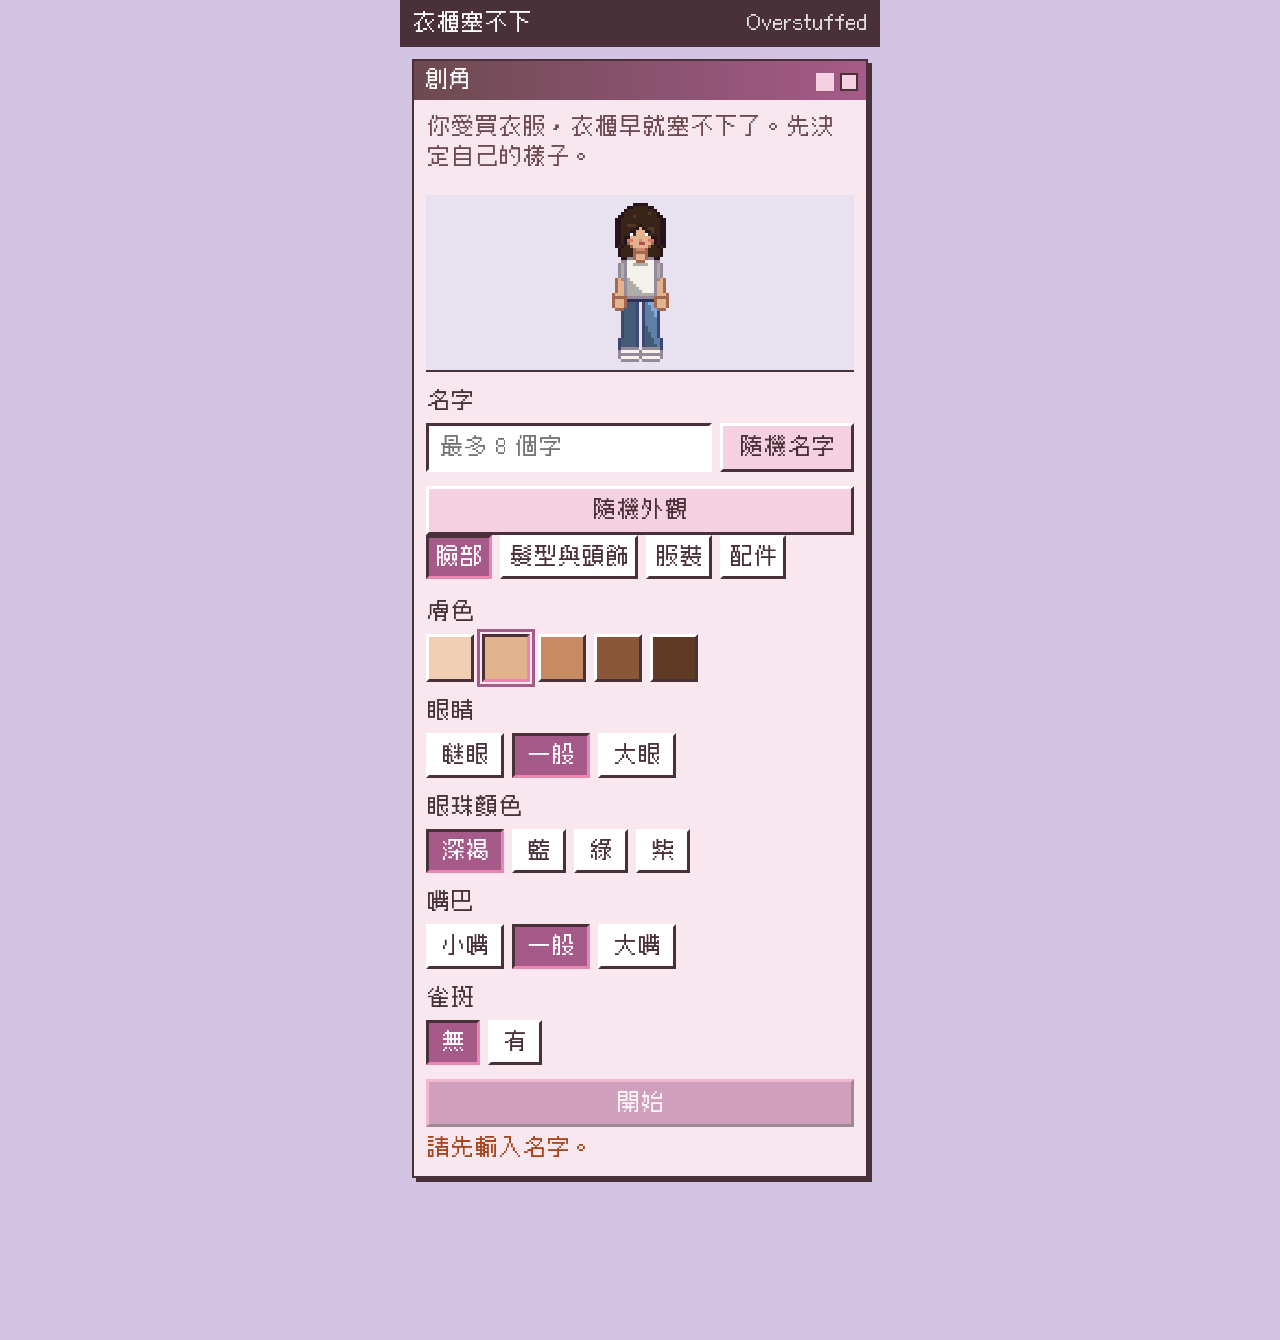
<file: secondhand/index.html>
<!DOCTYPE html>
<html lang="zh-Hant">
<head>
<meta charset="utf-8">
<meta name="viewport" content="width=device-width, initial-scale=1, viewport-fit=cover">
<title>衣櫃塞不下 Overstuffed</title>
<link rel="stylesheet" href="style.css">
</head>
<body>
<div id="app"></div>
<script src="config.js"></script>
<script src="art/player/face.js"></script>
<script src="game.js"></script>
</body>
</html>
</file>
<file: secondhand/style.css>
/* 手機直式優先。介面走舊式電腦視窗質感（系統設計八-1、UI-UX指南）。
   字型 Cubic 11 為 11px 點陣字，只使用 11px 的整數倍（22、33）。 */
@font-face {
  font-family: "Cubic 11";
  src: url("fonts/Cubic_11.woff2") format("woff2");
  font-display: swap;
}
:root {
  /* 色票取自房間圖：牆面 #d2c4e2、深木色 #4a3038／#6c4a50、梅紅 #a65a89、淺粉 #f4d0e0、地板 #c09868／#a87c4c */
  --bg: #d2c4e2;          /* 頁面底：牆面 */
  --win: #f9e7ef;         /* 視窗底：淺粉 #f4d0e0 與白各半 */
  --ink: #4a3038;         /* 文字、邊框：深木色 */
  --line: #4a3038;
  --title-a: #6c4a50;     /* 標題列漸層：深木色 → 梅紅 */
  --title-b: #a65a89;
  --accent: #a65a89;      /* 主按鈕：梅紅（#c85088 配白字對比不足 4.5，不用） */
  --accent-ink: #fff;
  --muted: #6c4a50;
  --warn: #a8461f;
  --ok: #1f6b45;
  --hi: #e888b0;          /* 按鈕亮邊：窗簾粉 */
  --lo: #4a3038;          /* 按鈕暗邊：深木色 */
}
body.contrast {
  --bg: #fff; --win: #fff; --ink: #000; --line: #000; --accent: #3a1d99;
  --muted: #222; --warn: #8a1d00; --ok: #0d5a33; --hi: #8f7bd6; --lo: #000;
}
* { box-sizing: border-box; }
html, body { margin: 0; height: 100%; }
body {
  background: var(--bg);
  color: var(--ink);
  font-family: "Cubic 11", "Noto Sans TC", "PingFang TC", "Microsoft JhengHei", system-ui, sans-serif;
  font-size: 22px;
  line-height: 1.4;
  font-synthesis: none;
  -webkit-font-smoothing: none;
  -webkit-text-size-adjust: 100%;
}
img { image-rendering: pixelated; }
#app {
  max-width: 480px; margin: 0 auto; min-height: 100vh; min-height: 100dvh;
  display: flex; flex-direction: column;
  padding-bottom: calc(150px + env(safe-area-inset-bottom));
}
button { font: inherit; color: inherit; }
b { font-weight: normal; text-shadow: 1px 0 0 currentColor; } /* 點陣字不使用合成粗體 */

/* 頂部狀態列（金錢、天數固定可見） */
.status {
  display: flex; justify-content: space-between; align-items: center; gap: 8px;
  padding: 8px 12px; background: var(--line); color: #fff;
  position: sticky; top: 0; z-index: 5;
}
.status small { font-size: 22px; opacity: .85; }
.status .gear { min-height: 44px; min-width: 44px; background: transparent; border: 2px solid #f4d0e0; color: #fff; cursor: pointer; }
.money.flash { animation: flash .9s steps(3); }
@keyframes flash { 0%,100% { color: #fff; } 50% { color: #8ff0b4; } }

/* 視窗卡片：標題列加縮小／關閉小方塊 */
.win {
  margin: 12px; background: var(--win);
  border: 2px solid var(--line); border-radius: 0;
  box-shadow: 4px 4px 0 var(--line);
}
.win > h2 {
  margin: 0; padding: 4px 10px; font-size: 22px; font-weight: normal; position: relative;
  background: linear-gradient(90deg, var(--title-a), var(--title-b)); color: #fff;
}
body.contrast .win > h2 { background: #000; }
.win > h2::after {
  content: ""; position: absolute; right: 8px; top: 50%; margin-top: -7px;
  width: 14px; height: 14px; background: #f4d0e0; border: 2px solid var(--lo);
  box-shadow: -24px 0 0 -0px #f4d0e0;
}
.win .body { padding: 12px; }

/* 教學提示 */
.tip {
  margin: 12px 12px 0; padding: 10px 12px; background: #e6d6c3; color: #4a3038; /* 地板 #c09868 與白混合 */
  border: 2px solid #a87c4c; box-shadow: 3px 3px 0 #a87c4c;
}
.tip .skip { margin-top: 6px; min-height: 44px; padding: 0 12px; background: #fff; border: 2px solid #a87c4c; cursor: pointer; }
.hl { outline: 3px solid #f0b400; outline-offset: 2px; animation: pulse 1.2s steps(2) infinite; }
@keyframes pulse { 50% { outline-color: transparent; } }
.dim { opacity: .35; pointer-events: none; } /* 教學中暫時淡出的非重點操作 */

/* 按鈕：凸起與按下兩個狀態 */
.btn {
  display: inline-block; min-height: 44px; min-width: 44px; padding: 6px 16px; cursor: pointer;
  background: var(--accent); color: var(--accent-ink);
  border: 3px solid; border-color: var(--hi) var(--lo) var(--lo) var(--hi);
  border-radius: 0; text-align: center;
}
.btn:active:not(:disabled) { border-color: var(--lo) var(--hi) var(--hi) var(--lo); transform: translate(1px,1px); }
.btn.block { display: block; width: 100%; }
.btn.alt { background: #f4d0e0; color: var(--ink); border-color: #fff var(--line) var(--line) #fff; }
body.contrast .btn.alt { background: #fff; }
.btn.alt:active:not(:disabled) { border-color: var(--line) #fff #fff var(--line); }
.btn.small { min-height: 44px; padding: 2px 12px; }
.btn:disabled { opacity: .5; cursor: not-allowed; }
.why { margin: 6px 0 0; color: var(--warn); }

/* 底部分頁 */
.nav {
  position: fixed; bottom: 0; left: 0; right: 0; z-index: 6;
  max-width: 480px; margin: 0 auto; display: flex;
  background: var(--line); padding-bottom: env(safe-area-inset-bottom);
}
.nav button { flex: 1; min-height: 56px; border: 0; background: transparent; color: #f4d0e0; cursor: pointer; }
.nav button.on { background: var(--win); color: var(--ink); }
/* 主要動作固定在右下角、導覽列上方 */
.primary-bar {
  position: fixed; left: 0; right: 0; bottom: calc(56px + env(safe-area-inset-bottom)); z-index: 6;
  max-width: 480px; margin: 0 auto; padding: 8px 12px; display: flex; justify-content: flex-end;
  pointer-events: none;
}
.primary-bar .btn { pointer-events: auto; min-height: 56px; padding: 6px 24px; }

/* 首頁 */
.room { width: 100%; height: auto; aspect-ratio: 832 / 768; display: block; border-bottom: 2px solid var(--line); }
.me { display: flex; gap: 12px; align-items: center; }
.muted { color: var(--muted); }

/* 玩家角色：art/player/ 的像素圖（27×53 格）。顯示尺寸為整數倍：2 倍（54×106）、3 倍（81×159）。 */
.sprite { image-rendering: pixelated; shape-rendering: crispEdges; display: block; }
.sprite image { image-rendering: pixelated; }
.me .sprite { width: 54px; height: 106px; flex: none; }

/* 創角 */
.field { margin: 14px 0; }
.field label, .field .lab { display: block; margin-bottom: 6px; }
.field input[type=text] {
  width: 100%; min-height: 48px; padding: 6px 10px; font: inherit;
  border: 3px solid; border-color: var(--line) #fff #fff var(--line); background: #fff; color: #000; border-radius: 0;
}
.namerow { display: flex; gap: 8px; }
.namerow input { flex: 1; min-width: 0; }
.opts { display: flex; flex-wrap: wrap; gap: 8px; }
.opt {
  min-height: 44px; min-width: 44px; padding: 4px 12px; background: #fff; cursor: pointer;
  border: 3px solid; border-color: #fff var(--line) var(--line) #fff; border-radius: 0;
}
.opt.on { background: var(--accent); color: #fff; border-color: var(--lo) var(--hi) var(--hi) var(--lo); }
.swatch { width: 48px; height: 48px; padding: 0; }
.swatch.on { outline: 3px solid var(--accent); outline-offset: 2px; }
.preview { display: flex; justify-content: center; background: #e8e1f0; padding: 8px 0; position: sticky; top: 46px; z-index: 4; border-bottom: 2px solid var(--line); }
.preview .sprite { width: 81px; height: 159px; }

/* 衣櫃與賣場 */
.tabs { display: flex; gap: 6px; padding: 12px 12px 0; overflow-x: auto; }
.ctabs { padding: 0 0 4px; flex-wrap: wrap; }
.tabs { gap: 8px; }
.tabs .opt { flex: none; padding: 4px 6px; }
.viewsw { display: flex; gap: 6px; padding: 8px 12px 0; justify-content: flex-end; }
.grid { display: grid; grid-template-columns: 1fr 1fr; gap: 10px; }
.card { border: 2px solid var(--line); padding: 8px; background: #fff; display: flex; flex-direction: column; gap: 4px; min-width: 0; }
.card .swatch-item { width: 100%; height: 44px; }
.card .btns2 { display: flex; gap: 6px; margin-top: 4px; }
.card .btns2 .btn { flex: 1; padding: 2px 4px; }
.item { display: flex; gap: 10px; align-items: center; padding: 10px 0; border-bottom: 2px dotted #b9b0d6; }
.item:last-child { border-bottom: 0; }
.swatch-item { width: 44px; height: 44px; flex: none; border: 2px solid var(--line); }
.item .info { flex: 1; min-width: 0; }
.item .acts { display: flex; flex-direction: column; gap: 6px; }
.badge { padding: 0 6px; border: 2px solid var(--line); background: #d8f0e2; color: #1d3a2a; }
.full { color: var(--warn); }
.warn { color: var(--warn); }
.empty { text-align: center; padding: 16px 0; }

/* 彈窗 */
.mask { position: fixed; inset: 0; background: rgba(30,22,50,.55); z-index: 20; display: flex; align-items: flex-end; justify-content: center; }
.sheet {
  width: 100%; max-width: 480px; max-height: 92dvh; overflow-y: auto; background: var(--win);
  border: 3px solid var(--line); border-bottom: 0; padding: 14px;
}
.sheet h3 { margin: 0 0 8px; font-size: 22px; font-weight: normal; }
.sheet .btns { display: flex; gap: 8px; margin-top: 12px; justify-content: flex-end; }
.sheet .btns .btn { flex: 1; }
.sheet .btns .btn.main { flex: 2; } /* 主要按鈕在右、較寬 */
.kv { display: flex; justify-content: space-between; padding: 4px 0; gap: 8px; }
.money-up { color: var(--ok); }
.prices { display: grid; grid-template-columns: 1fr 1fr 1fr; gap: 6px; margin: 8px 0; text-align: center; }
.prices div { border: 2px solid var(--line); padding: 4px 2px; background: #fff; }
.prices small { display: block; color: var(--muted); font-size: 22px; }
.prices .p-base { background: #e6efe2; } .prices .p-mkt { background: #e2e8f4; } .prices .p-you { background: #f6e8c4; }
.prices div { color: #2c2638; } .prices small { color: #4a4460; }
.stepper { display: flex; gap: 6px; margin: 8px 0; }
.stepper .btn { flex: 1; padding: 2px 0; min-width: 0; }
.stepper .btn[data-pct] { flex: 1.5; }
.stepper input[type=number] {
  flex: 2; min-width: 0; min-height: 44px; text-align: center; font: inherit; color: #000; background: #fff;
  border: 3px solid; border-color: var(--line) #fff #fff var(--line); border-radius: 0;
}
input[type=range] { width: 100%; height: 44px; accent-color: var(--accent); }
.toast {
  position: fixed; left: 50%; transform: translateX(-50%); bottom: calc(130px + env(safe-area-inset-bottom)); z-index: 30;
  background: var(--lo); color: #fff; padding: 6px 14px; border: 2px solid var(--hi); width: max-content; max-width: 92%; white-space: normal; text-align: center;
}

@media (prefers-reduced-motion: reduce) {
  .hl, .money.flash { animation: none; }
}

.room.night { max-height: 28vh; object-fit: cover; margin-bottom: 8px; border: 2px solid var(--line); }

.roomwrap { position: relative; }
.roomwrap .room { border-bottom: 2px solid var(--line); }
.roomwrap .lin { position: absolute; left: 40%; bottom: 3%; width: 26%; padding: 0; border: 0; background: none; cursor: pointer; }
.roomwrap .lin img { width: 100%; height: auto; display: block; image-rendering: pixelated; pointer-events: none; }
.roomwrap .lin .mark { position: absolute; top: 4%; right: 4%; min-width: 24px; height: 24px; line-height: 24px; text-align: center; background: #ffd24a; color: #2a1c26; border: 2px solid #2a1c26; font-size: 16px; }
.roomwrap .lin:focus-visible { outline: 3px solid #ffd24a; outline-offset: 2px; }
.swatch-item.thumb { background: #e4dcef; display: flex; align-items: center; justify-content: center; }
.swatch-item.thumb .sprite { width: 100%; height: 100%; }
.card .swatch-item.thumb { height: 72px; }
.item .swatch-item.thumb { width: 56px; height: 56px; }

/* ---- 衣櫃：開放式衣架加層架 ---- */
.rack-note { display: flex; justify-content: space-between; padding: 8px 14px 4px; color: var(--muted); }
.rack-note .full { color: var(--warn); }
.rack { margin: 0 12px; border: 2px solid var(--line); background: #f0d8e4 repeating-linear-gradient(90deg, transparent 0 56px, #e4c4d4 56px 58px); }
.rack-row { position: relative; padding: 6px 8px 0; }
.rack-row .rlabel { position: absolute; top: 2px; left: 8px; color: var(--muted); }
.rack-row.rail { margin: 0 10px; border-left: 6px solid #4a3038; border-right: 6px solid #4a3038; padding-top: 36px; }
.rack-row.rail:before { content: ""; position: absolute; left: -6px; right: -6px; top: 30px; height: 4px; background: #c8a878; }
.rack-row.shelf { border-bottom: 10px solid #8a6068; box-shadow: 0 4px 0 #4a3038; margin-bottom: 8px; padding-top: 30px; }
.pieces { display: flex; flex-wrap: wrap; gap: 4px 6px; }
.piece { position: relative; width: calc(33.333% - 4px); min-height: 104px; padding: 8px 2px 2px; border: 2px solid transparent; background: transparent; cursor: pointer; display: flex; flex-direction: column; align-items: center; gap: 2px; }
.rail .piece:before { content: ""; position: absolute; top: -4px; left: 50%; width: 2px; height: 10px; background: #c8a878; }
.piece .pic { width: 64px; height: 64px; display: block; }
.piece .pic svg { width: 100%; height: 100%; display: block; image-rendering: pixelated; shape-rendering: crispEdges; }
.piece .pname { color: var(--ink); text-align: center; line-height: 1.2; }
.piece .badge { position: absolute; top: 2px; right: 2px; }
.piece.kept { opacity: .8; }
.piece.hl { outline: 3px solid #e8a800; outline-offset: -2px; }
.piece:focus-visible { outline: 3px solid #e8a800; }
.rack-floor { height: 20px; background: #c09868 repeating-linear-gradient(0deg, transparent 0 9px, #a87c4c 9px 11px); border-top: 2px solid var(--line); }

/* ---- 社群：動態牆 ---- */
.stabs { display: flex; background: var(--win); border-bottom: 2px solid var(--line); }
.stabs button { flex: 1; min-height: 44px; border: 0; background: transparent; color: var(--muted); cursor: pointer; }
.stabs button.on { color: var(--ink); border-bottom: 4px solid var(--accent); margin-bottom: -2px; }
.sbar { display: flex; justify-content: space-between; align-items: center; padding: 8px 12px; background: var(--win); }
.feed { background: var(--win); }
.post { padding: 12px; border-bottom: 2px solid #d8c4d8; display: flex; flex-direction: column; gap: 8px; }
.post .hd { display: flex; gap: 10px; align-items: center; }
.post .av { width: 44px; height: 44px; border: 2px solid var(--line); display: flex; align-items: center; justify-content: center; color: #fff; flex: none; }
.post .nm small { display: block; color: var(--muted); }
.post .pimg { background: #e4dcef; border: 2px solid var(--line); display: flex; justify-content: center; padding: 8px; }
.post .pimg svg { width: 160px; height: 160px; image-rendering: pixelated; shape-rendering: crispEdges; }
.post .price { display: flex; flex-wrap: wrap; gap: 4px 10px; align-items: baseline; }
.post .ft { display: flex; align-items: center; gap: 10px; flex-wrap: wrap; }
.post .ft svg { image-rendering: pixelated; shape-rendering: crispEdges; flex: none; }
.post .ft .sp { flex: 1; }
.chip { border: 2px solid var(--muted); padding: 0 6px; color: var(--muted); }

/* ---- 賣場：商品格 ---- */
.banner { background: linear-gradient(var(--title-b), var(--title-a)); color: #fff; padding: 14px 12px; border-bottom: 4px solid var(--line); }
.banner small { display: block; color: #f4d0e0; }
.mtabs { display: flex; gap: 6px; padding: 10px 12px; background: var(--win); }
.mtabs button { min-height: 44px; padding: 2px 10px; border: 2px solid var(--line); background: #f4d0e0; cursor: pointer; }
.mtabs button.on { background: var(--accent); color: #fff; }
.pgrid { display: grid; grid-template-columns: 1fr 1fr; gap: 14px 10px; padding: 14px 12px; background: var(--win); min-height: 200px; }
.prod { position: relative; background: #fff; border: 2px solid var(--line); display: flex; flex-direction: column; min-width: 0; }
.ptag { position: absolute; top: -2px; right: 6px; z-index: 1; background: #ffd24a; border: 2px solid var(--line); padding: 0 8px; color: var(--ink); }
.ptag:before { content: ""; position: absolute; left: 50%; top: -12px; width: 2px; height: 10px; background: var(--line); }
.ppic { background: #e4dcef; display: flex; justify-content: center; padding: 12px 8px 8px; border-bottom: 2px solid var(--line); }
.ppic svg { width: 96px; height: 96px; image-rendering: pixelated; shape-rendering: crispEdges; }
.pinfo { padding: 6px 8px; flex: 1; }
.pbtns { display: flex; gap: 6px; padding: 0 8px 8px; }
.pbtns .btn { flex: 1; padding: 2px 4px; }

/* ---- 教學聚光燈 ---- */
.spot-hole { position: fixed; z-index: 100; pointer-events: none; border: 3px solid #ffd24a; box-shadow: 0 0 0 9999px rgba(24, 12, 24, .82); }
.spot-cap { position: fixed; z-index: 110; left: 12px; right: 12px; max-width: 456px; margin: 0 auto; background: #f9e7ef; border: 2px solid var(--line); padding: 10px 12px; box-shadow: 4px 4px 0 var(--line); }
.spot-btns { display: flex; gap: 8px; margin-top: 8px; align-items: center; }
.spot-cap .skip { min-height: 44px; padding: 0 12px; background: #fff; border: 2px solid #a87c4c; cursor: pointer; margin-left: auto; }
.piece.tutfirst { }

/* ---- 流行 ---- */
.trend { display: flex; flex-wrap: wrap; justify-content: space-between; gap: 4px 12px; margin: 10px 12px 0; padding: 8px 12px; background: #fff; border: 2px solid var(--line); }
.trend .up { color: var(--ok); }
.trend .down { color: var(--warn); }
.trend small { color: var(--muted); }

/* ---- 衣櫃：待售／私人（穿搭）---- */
.seg { display: flex; margin: 10px 12px 0; border: 2px solid var(--line); }
.seg button { flex: 1; min-height: 44px; border: 0; background: #f4d0e0; cursor: pointer; }
.seg button.on { background: var(--accent); color: #fff; }
.split { display: flex; margin: 10px 12px 0; border: 2px solid var(--line); background: var(--win); }
.split .left { width: 42%; border-right: 2px solid var(--line); background: #e4dcef; display: flex; flex-direction: column; align-items: center; padding: 8px 6px; gap: 8px; align-self: flex-start; position: sticky; top: 60px; }
.split .stage { width: 100%; aspect-ratio: 3 / 4.4; background: linear-gradient(#e6dcf0 0 62%, #c09868 62% 100%); display: flex; align-items: flex-end; justify-content: center; border: 2px solid var(--line); }
.split .stage .sprite { width: 78%; height: auto; margin-bottom: 6%; }
.split .right { flex: 1; min-width: 0; display: flex; flex-direction: column; }
.split .cats { display: flex; gap: 4px; padding: 6px; overflow-x: auto; border-bottom: 2px solid #d8c4d8; }
.split .cats .opt { flex: none; padding: 4px 6px; }
.cgrid { display: grid; grid-template-columns: 1fr 1fr; gap: 6px; padding: 6px; }
.cgrid .it { display: flex; flex-direction: column; gap: 4px; min-width: 0; }
.cgrid .wear { position: relative; border: 2px solid var(--line); background: #fff; display: flex; flex-direction: column; align-items: center; padding: 4px 2px; cursor: pointer; min-height: 100px; }
.cgrid .it.on .wear { outline: 3px solid #ffd24a; }
.cgrid .wear .p { background: #e4dcef; width: 100%; display: flex; justify-content: center; }
.cgrid .wear .p svg { width: 64px; height: 64px; image-rendering: pixelated; shape-rendering: crispEdges; }
.cgrid .wear small { text-align: center; line-height: 1.2; margin-top: 2px; }
.on-badge { position: absolute; top: -2px; right: -2px; background: var(--ok); color: #fff; padding: 0 4px; }
.cgrid .it .btn.small { width: 100%; padding: 2px 4px; }

.chip.flaw { border-color: #b4572f; color: #b4572f; }
.piece .chip.flaw { font-size: 11px; padding: 0 4px; }

.tip.quest { margin: 8px; }
.tip.quest .btn { margin-top: 6px; }

.npcmsg { display: flex; gap: 12px; align-items: flex-start; }
.npcmsg p { margin: 0 0 8px; }
.npcface { flex: none; width: 72px; height: 72px; border: 2px solid #2a1c26; background: url(art/三個臉.png) 0 50% / 300% auto no-repeat; image-rendering: pixelated; }

.spot-skip { position: fixed; z-index: 120; top: 58px; right: 8px; min-height: 24px; padding: 0 8px; background: rgba(255,255,255,.88); color: #5a4350; border: 2px solid #a87c4c; font-size: 12px; cursor: pointer; }

.rating { display: flex; align-items: center; gap: 4px; padding: 6px 12px; }
.rating .muted { margin-left: 8px; font-size: 13px; }
.star { width: 18px; height: 18px; background: #c9bcc4; clip-path: polygon(50% 0, 62% 35%, 98% 38%, 69% 59%, 80% 94%, 50% 73%, 20% 94%, 31% 59%, 2% 38%, 38% 35%); }
.star.on { background: #e8b630; }

.trend2 { margin: 6px 12px 0; padding: 4px 8px 6px; background: #fff; border: 2px solid var(--line); }
.trend2 > small { display: block; font-size: 12px; color: var(--muted, #7a6070); margin-bottom: 2px; }
.mkrow { display: flex; gap: 4px; }
.mk { flex: 1; text-align: center; background: #f6eef2; padding: 2px 0; }
.mk small { display: block; font-size: 12px; white-space: nowrap; }
.mk b { font-size: 13px; font-weight: normal; white-space: nowrap; }
.mk .up { color: var(--ok); }
.mk .down { color: var(--warn); }
.trend b { white-space: nowrap; }
.tip.shipline { display: flex; align-items: center; justify-content: space-between; gap: 8px; padding: 6px 12px; }
.tip.shipline .btn { margin: 0; }
.qbtns { display: flex; gap: 8px; margin-top: 6px; }
.qbtns .btn { margin-top: 0; }
.tip.shipline .btn { white-space: nowrap; flex: none; }
.tip.shipline > span { min-width: 0; }

.outfit-prev { display: flex; justify-content: center; margin: 4px 0 8px; background: #f0e2ea; border: 2px solid var(--line); padding: 6px 0; }
.outfit-prev .sprite { width: 81px; height: 159px; }

.roomwrap .lin.cafe { left: 30%; bottom: 4%; width: 24%; }
</file>
